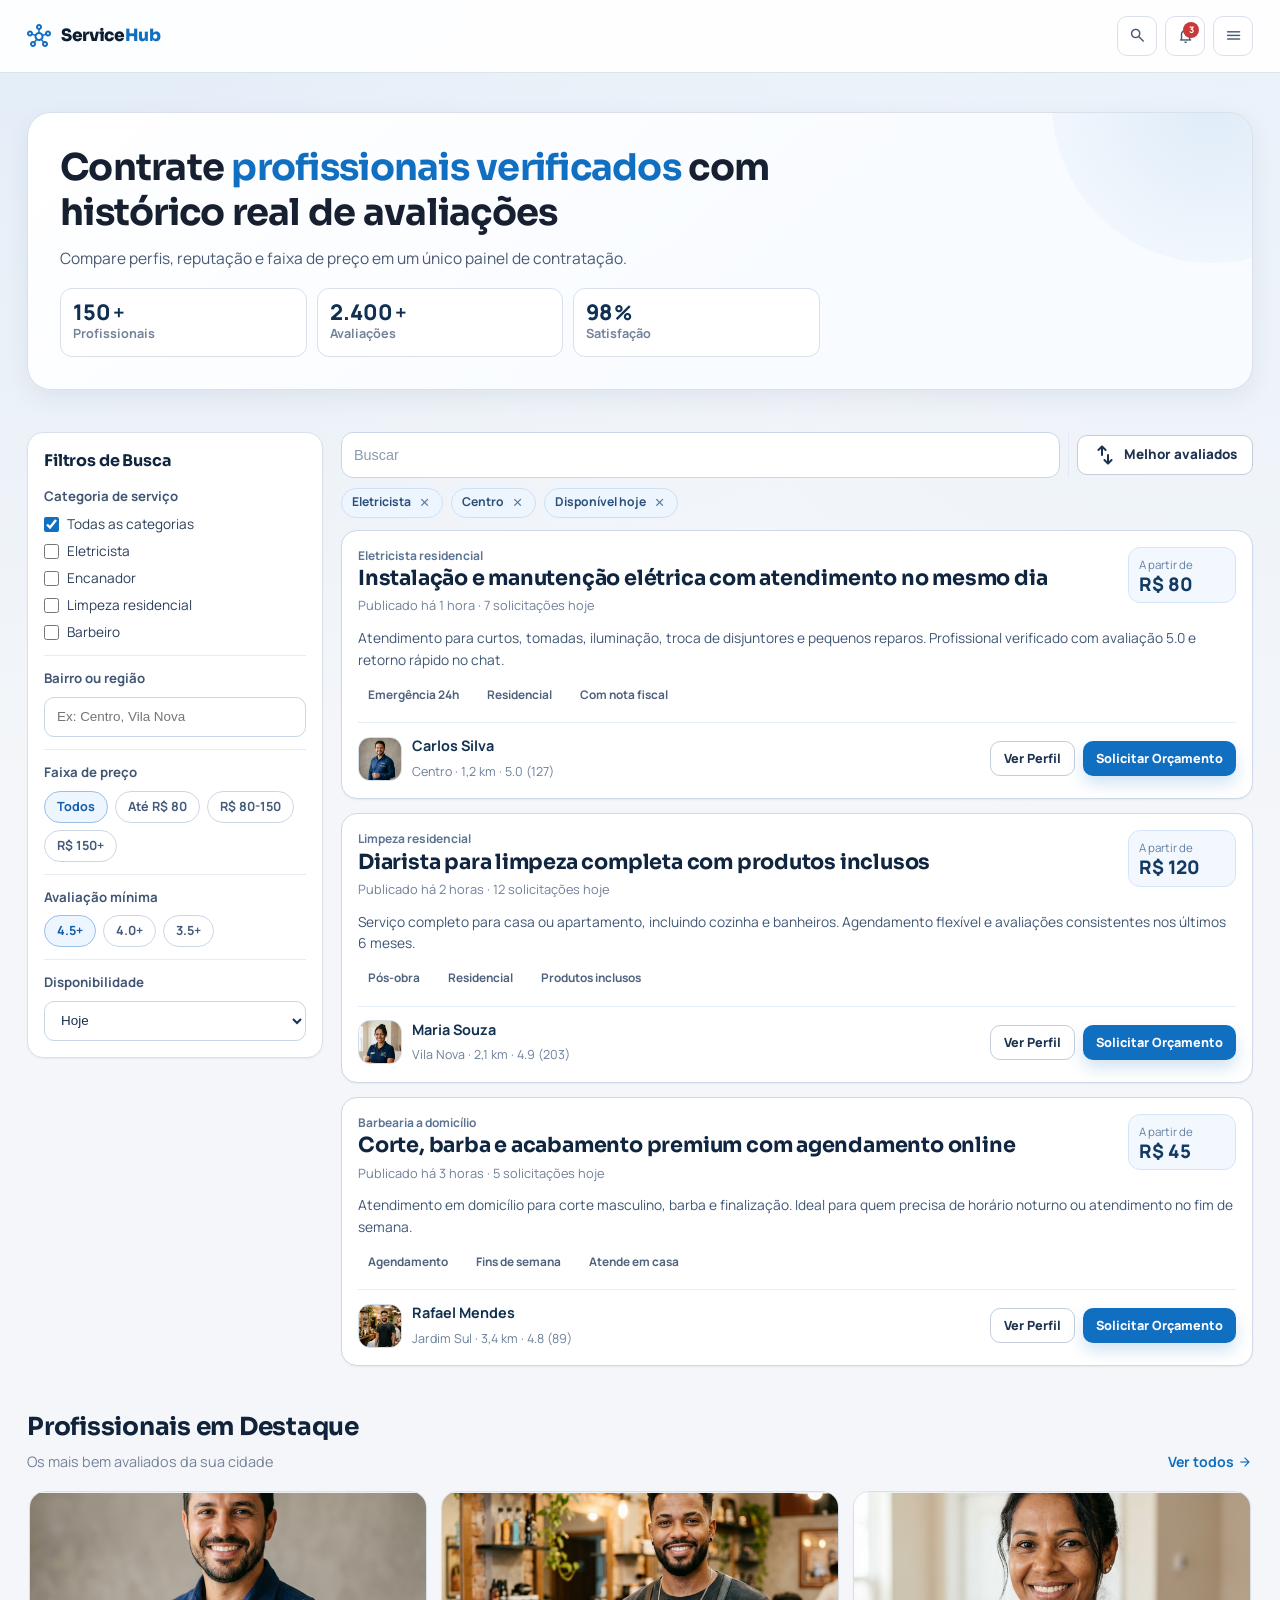
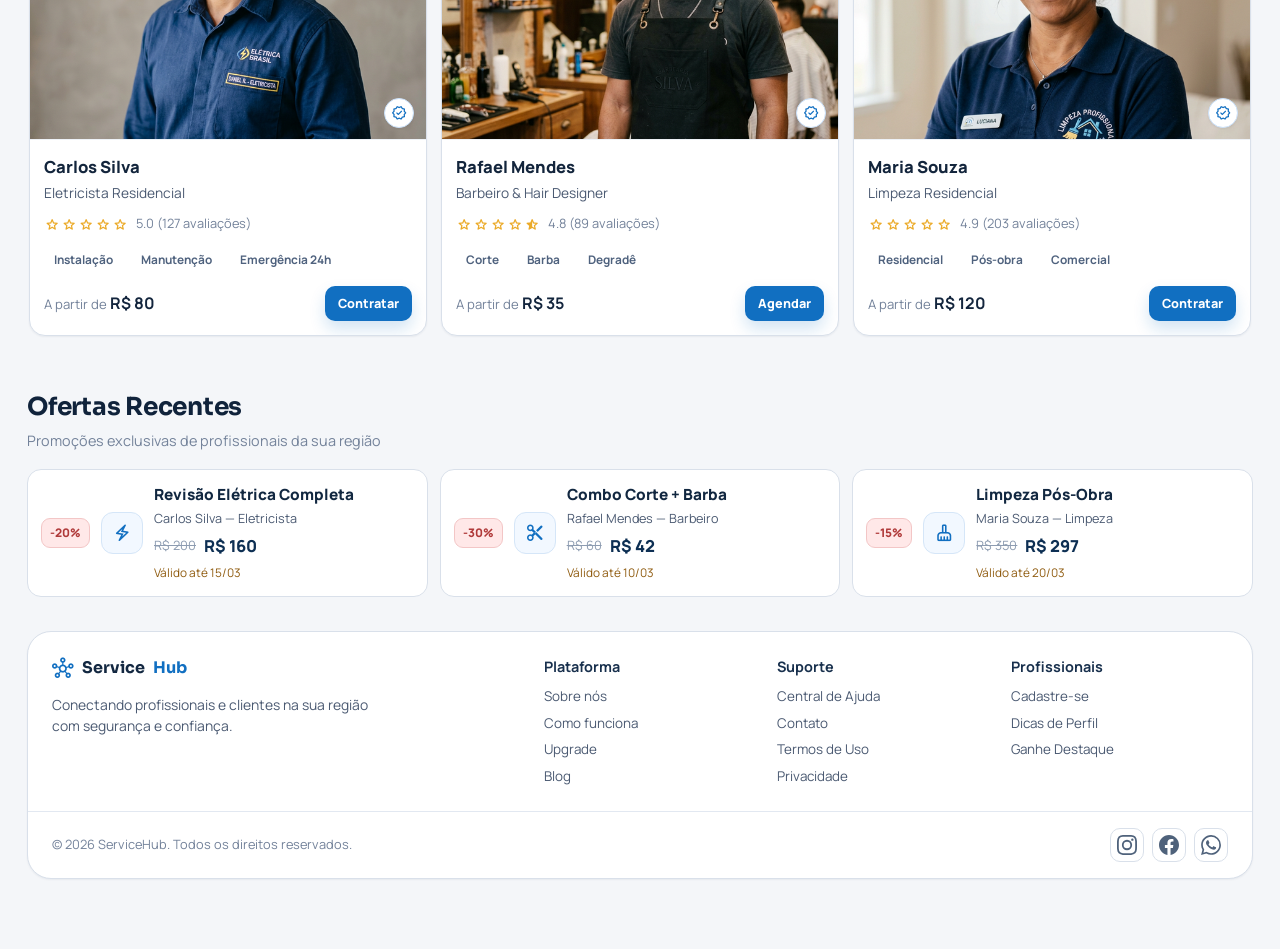
<file: index.html>
<!DOCTYPE html>
<html lang="pt-BR">

<head>
    <meta charset="UTF-8">
    <meta name="viewport" content="width=device-width, initial-scale=1.0">
    <title>ServiceHub — Encontre os Melhores Profissionais da Sua Região</title>
    <meta name="description"
        content="Plataforma hiperlocal para encontrar prestadores de serviço confiáveis, avaliados e acessíveis na sua cidade.">
    <link rel="preconnect" href="https://fonts.googleapis.com">
    <link rel="preconnect" href="https://fonts.gstatic.com" crossorigin>
    <link
        href="https://fonts.googleapis.com/css2?family=Manrope:wght@400;500;600;700;800&family=Sora:wght@600;700;800&display=swap"
        rel="stylesheet">
    <link
        href="https://fonts.googleapis.com/css2?family=Material+Symbols+Rounded:opsz,wght,FILL,GRAD@20..48,100..700,0..1,-50..200&display=swap"
        rel="stylesheet">
    <link rel="stylesheet" href="styles.css">
</head>

<body>

    <!-- Cabecalho -->
    <header class="header" id="header">
        <div class="header__inner">
            <a href="index.html" class="header__logo">
                <span class="header__logo-icon material-symbols-rounded">hub</span>
                <span class="header__logo-text">Service<span class="accent">Hub</span></span>
            </a>
            <div class="header__actions">
                <button class="header__btn header__btn--search" id="btn-search" aria-label="Buscar">
                    <span class="material-symbols-rounded">search</span>
                </button>
                <button class="header__btn header__btn--notif" id="btn-notif" aria-label="Notificações"
                    aria-expanded="false" aria-controls="notifications-popover">
                    <span class="material-symbols-rounded">notifications</span>
                    <span class="header__badge">3</span>
                </button>
                <div class="notifications-popover" id="notifications-popover" hidden>
                    <div class="notifications-popover__head">
                        <strong>Notificações</strong>
                        <a href="chat.html">Ver todos</a>
                    </div>
                    <div class="notifications-popover__empty">Sem notificações</div>
                </div>
                <button class="header__btn header__btn--menu" id="btn-menu" aria-label="Abrir menu da conta"
                    aria-expanded="false" aria-controls="account-menu">
                    <span class="material-symbols-rounded">menu</span>
                </button>
                <div class="account-menu" id="account-menu" hidden>
                    <div class="account-menu__head">
                        <strong>Carlos Silva</strong>
                        <span>Conta profissional</span>
                    </div>

                    <div class="account-menu__section">
                        <h3>Minha conta</h3>
                        <div class="account-menu__grid">
                            <a href="profile.html">Meu painel</a>
                            <a href="profile.html">Meu perfil</a>
                            <a href="upgrade.html">Plano e faturamento</a>
                            <a href="chat.html">Mensagens</a>
                        </div>
                    </div>

                    <div class="account-menu__section">
                        <h3>Operação</h3>
                        <div class="account-menu__grid">
                            <a href="agendamentos.html">Agendamentos</a>
                            <a href="#marketplace">Encontrar serviços</a>
                            <a href="trabalho/titulo_do_negocio/index.html">Minha oferta ativa</a>
                            <a href="#offers">Ofertas da semana</a>
                        </div>
                    </div>

                    <div class="account-menu__section">
                        <h3>Ajuda</h3>
                        <div class="account-menu__grid">
                            <a href="chat.html">Central de ajuda</a>
                            <a href="index.html#marketplace">Como funciona</a>
                            <a href="index.html#offers">Novidades</a>
                            <a href="chat.html">Suporte</a>
                        </div>
                    </div>

                    <div class="account-menu__foot">
                        <div class="lang-switch">
                            <span>Idioma</span>
                            <div>
                                <button type="button" class="lang-switch__btn">pt</button>
                                <button type="button" class="lang-switch__btn">en</button>
                                <button type="button" class="lang-switch__btn">es</button>
                            </div>
                        </div>
                        <a href="login.html" class="account-menu__logout">Sair</a>
                    </div>
                </div>
            </div>
        </div>
        <!-- Busca do cabecalho -->
        <div class="search-bar" id="search-bar">
            <div class="search-bar__inner">
                <span class="material-symbols-rounded search-bar__icon">search</span>
                <input type="text" id="search-input" class="search-bar__input"
                    placeholder="Buscar serviço, profissional ou categoria...">
                <button class="search-bar__close" id="search-close">
                    <span class="material-symbols-rounded">close</span>
                </button>
            </div>
        </div>
    </header>

    <!-- Bloco principal -->
    <section class="hero" id="hero">
        <div class="hero__bg"></div>
        <div class="hero__content">
            <h1 class="hero__title">Contrate <span class="hero__highlight">profissionais verificados</span> com
                histórico real de avaliações</h1>
            <p class="hero__subtitle">Compare perfis, reputação e faixa de preço em um único painel de contratação.</p>
            <div class="hero__stats">
                <div class="hero__stat">
                    <div class="hero__stat-value">
                        <span class="hero__stat-number" data-target="150">0</span>
                        <span class="hero__stat-suffix">+</span>
                    </div>
                    <span class="hero__stat-label">Profissionais</span>
                </div>
                <div class="hero__stat-divider"></div>
                <div class="hero__stat">
                    <div class="hero__stat-value">
                        <span class="hero__stat-number" data-target="2400">0</span>
                        <span class="hero__stat-suffix">+</span>
                    </div>
                    <span class="hero__stat-label">Avaliações</span>
                </div>
                <div class="hero__stat-divider"></div>
                <div class="hero__stat">
                    <div class="hero__stat-value">
                        <span class="hero__stat-number" data-target="98">0</span>
                        <span class="hero__stat-suffix">%</span>
                    </div>
                    <span class="hero__stat-label">Satisfação</span>
                </div>
            </div>
        </div>
    </section>

    <!-- Marketplace -->
    <section class="section marketplace" id="marketplace">
        <div class="marketplace__layout">
            <aside class="marketplace__filters" aria-label="Filtros de busca">
                <div class="filter-panel">
                    <h2 class="filter-panel__title">Filtros de Busca</h2>

                    <div class="filter-group">
                        <h3 class="filter-group__title">Categoria de serviço</h3>
                        <label class="filter-check">
                            <input type="checkbox" checked>
                            <span>Todas as categorias</span>
                        </label>
                        <label class="filter-check">
                            <input type="checkbox">
                            <span>Eletricista</span>
                        </label>
                        <label class="filter-check">
                            <input type="checkbox">
                            <span>Encanador</span>
                        </label>
                        <label class="filter-check">
                            <input type="checkbox">
                            <span>Limpeza residencial</span>
                        </label>
                        <label class="filter-check">
                            <input type="checkbox">
                            <span>Barbeiro</span>
                        </label>
                    </div>

                    <div class="filter-group">
                        <h3 class="filter-group__title">Bairro ou região</h3>
                        <input type="text" class="filter-input" placeholder="Ex: Centro, Vila Nova">
                    </div>

                    <div class="filter-group">
                        <h3 class="filter-group__title">Faixa de preço</h3>
                        <div class="filter-pills">
                            <button class="filter-pill filter-pill--active" type="button">Todos</button>
                            <button class="filter-pill" type="button">Até R$ 80</button>
                            <button class="filter-pill" type="button">R$ 80-150</button>
                            <button class="filter-pill" type="button">R$ 150+</button>
                        </div>
                    </div>

                    <div class="filter-group">
                        <h3 class="filter-group__title">Avaliação mínima</h3>
                        <div class="filter-pills">
                            <button class="filter-pill filter-pill--active" type="button">4.5+</button>
                            <button class="filter-pill" type="button">4.0+</button>
                            <button class="filter-pill" type="button">3.5+</button>
                        </div>
                    </div>

                    <div class="filter-group">
                        <h3 class="filter-group__title">Disponibilidade</h3>
                        <select class="filter-select">
                            <option>Hoje</option>
                            <option>Próximos 3 dias</option>
                            <option>Esta semana</option>
                        </select>
                    </div>
                </div>
            </aside>

            <div class="marketplace__results">
                <div class="results-toolbar">
                    <label class="results-search">
                        <input type="text" placeholder="Buscar">
                    </label>
                    <div class="results-toolbar__actions">
                        <button class="toolbar-icon-btn" type="button" aria-label="Abrir filtros" data-filter-toggle
                            aria-expanded="false">
                            <span class="material-symbols-rounded">tune</span>
                        </button>
                        <button class="toolbar-icon-btn" type="button" aria-label="Pesquisar" data-focus-search>
                            <span class="material-symbols-rounded">search</span>
                        </button>
                        <button class="btn btn--outline results-toolbar__sort" type="button">
                            <span class="material-symbols-rounded">swap_vert</span>
                            Melhor avaliados
                        </button>
                    </div>
                </div>

                <div class="results-chips">
                    <span class="results-chip">Eletricista <button type="button" aria-label="Remover filtro"><span
                                class="material-symbols-rounded">close</span></button></span>
                    <span class="results-chip">Centro <button type="button" aria-label="Remover filtro"><span
                                class="material-symbols-rounded">close</span></button></span>
                    <span class="results-chip">Disponível hoje <button type="button" aria-label="Remover filtro"><span
                                class="material-symbols-rounded">close</span></button></span>
                </div>

                <div class="results-list">
                    <article class="service-result">
                        <div class="service-result__head">
                            <div>
                                <p class="service-result__category">Eletricista residencial</p>
                                <h3 class="service-result__title"><a href="trabalho/titulo_do_negocio/index.html"
                                        class="service-result__title-link">Instalação
                                        e manutenção elétrica com atendimento no mesmo dia</a></h3>
                                <p class="service-result__meta">Publicado há 1 hora · 7 solicitações hoje</p>
                            </div>
                            <div class="service-result__price-wrap">
                                <span class="service-result__price-label">A partir de</span>
                                <strong class="service-result__price">R$ 80</strong>
                            </div>
                        </div>

                        <p class="service-result__desc">
                            Atendimento para curtos, tomadas, iluminação, troca de disjuntores e pequenos reparos.
                            Profissional verificado com avaliação 5.0 e retorno rápido no chat.
                        </p>

                        <div class="service-result__tags">
                            <span class="tag">Emergência 24h</span>
                            <span class="tag">Residencial</span>
                            <span class="tag">Com nota fiscal</span>
                        </div>

                        <div class="service-result__footer">
                            <div class="service-result__provider">
                                <img src="assets/provider_electrician.png" alt="Carlos Silva" class="service-result__avatar">
                                <div>
                                    <strong>Carlos Silva</strong>
                                    <span>Centro · 1,2 km · 5.0 (127)</span>
                                </div>
                            </div>
                            <div class="service-result__actions">
                                <a href="profile.html" class="btn btn--outline btn--sm">Ver Perfil</a>
                                <a href="solicitar-orcamento.html" class="btn btn--primary btn--sm">Solicitar
                                    Orçamento</a>
                            </div>
                        </div>
                    </article>

                    <article class="service-result">
                        <div class="service-result__head">
                            <div>
                                <p class="service-result__category">Limpeza residencial</p>
                                <h3 class="service-result__title"><a href="trabalho/titulo_do_negocio/index.html"
                                        class="service-result__title-link">Diarista
                                        para limpeza completa com produtos inclusos</a></h3>
                                <p class="service-result__meta">Publicado há 2 horas · 12 solicitações hoje</p>
                            </div>
                            <div class="service-result__price-wrap">
                                <span class="service-result__price-label">A partir de</span>
                                <strong class="service-result__price">R$ 120</strong>
                            </div>
                        </div>

                        <p class="service-result__desc">
                            Serviço completo para casa ou apartamento, incluindo cozinha e banheiros.
                            Agendamento flexível e avaliações consistentes nos últimos 6 meses.
                        </p>

                        <div class="service-result__tags">
                            <span class="tag">Pós-obra</span>
                            <span class="tag">Residencial</span>
                            <span class="tag">Produtos inclusos</span>
                        </div>

                        <div class="service-result__footer">
                            <div class="service-result__provider">
                                <img src="assets/provider_cleaner.png" alt="Maria Souza" class="service-result__avatar">
                                <div>
                                    <strong>Maria Souza</strong>
                                    <span>Vila Nova · 2,1 km · 4.9 (203)</span>
                                </div>
                            </div>
                            <div class="service-result__actions">
                                <a href="profile.html" class="btn btn--outline btn--sm">Ver Perfil</a>
                                <a href="solicitar-orcamento.html" class="btn btn--primary btn--sm">Solicitar
                                    Orçamento</a>
                            </div>
                        </div>
                    </article>

                    <article class="service-result">
                        <div class="service-result__head">
                            <div>
                                <p class="service-result__category">Barbearia a domicílio</p>
                                <h3 class="service-result__title"><a href="trabalho/titulo_do_negocio/index.html"
                                        class="service-result__title-link">Corte,
                                        barba e acabamento premium com agendamento online</a></h3>
                                <p class="service-result__meta">Publicado há 3 horas · 5 solicitações hoje</p>
                            </div>
                            <div class="service-result__price-wrap">
                                <span class="service-result__price-label">A partir de</span>
                                <strong class="service-result__price">R$ 45</strong>
                            </div>
                        </div>

                        <p class="service-result__desc">
                            Atendimento em domicílio para corte masculino, barba e finalização.
                            Ideal para quem precisa de horário noturno ou atendimento no fim de semana.
                        </p>

                        <div class="service-result__tags">
                            <span class="tag">Agendamento</span>
                            <span class="tag">Fins de semana</span>
                            <span class="tag">Atende em casa</span>
                        </div>

                        <div class="service-result__footer">
                            <div class="service-result__provider">
                                <img src="assets/provider_barber.png" alt="Rafael Mendes" class="service-result__avatar">
                                <div>
                                    <strong>Rafael Mendes</strong>
                                    <span>Jardim Sul · 3,4 km · 4.8 (89)</span>
                                </div>
                            </div>
                            <div class="service-result__actions">
                                <a href="profile.html" class="btn btn--outline btn--sm">Ver Perfil</a>
                                <a href="solicitar-orcamento.html" class="btn btn--primary btn--sm">Solicitar
                                    Orçamento</a>
                            </div>
                        </div>
                    </article>
                </div>
            </div>
        </div>
    </section>

    <!-- Profissionais em destaque -->
    <section class="section featured" id="featured">
        <div class="section__header">
            <div>
                <h2 class="section__title">Profissionais em Destaque</h2>
                <p class="section__subtitle">Os mais bem avaliados da sua cidade</p>
            </div>
            <a href="index.html#marketplace" class="section__link">Ver todos <span
                    class="material-symbols-rounded">arrow_forward</span></a>
        </div>
        <div class="featured__carousel" id="featured-carousel">
            <div class="provider-card provider-card--featured">
                <div class="provider-card__img-wrap">
                    <img src="assets/provider_electrician.png" alt="Carlos Silva" class="provider-card__img">
                    <span class="provider-card__verified" title="Verificado">
                        <span class="material-symbols-rounded">verified</span>
                    </span>
                </div>
                <div class="provider-card__info">
                    <h3 class="provider-card__name">Carlos Silva</h3>
                    <p class="provider-card__role">Eletricista Residencial</p>
                    <div class="provider-card__rating">
                        <div class="stars">
                            <span class="material-symbols-rounded star--filled">star</span>
                            <span class="material-symbols-rounded star--filled">star</span>
                            <span class="material-symbols-rounded star--filled">star</span>
                            <span class="material-symbols-rounded star--filled">star</span>
                            <span class="material-symbols-rounded star--filled">star</span>
                        </div>
                        <span class="provider-card__rating-text">5.0 (127 avaliações)</span>
                    </div>
                    <div class="provider-card__tags">
                        <span class="tag">Instalação</span>
                        <span class="tag">Manutenção</span>
                        <span class="tag">Emergência 24h</span>
                    </div>
                    <div class="provider-card__footer">
                        <span class="provider-card__price">A partir de <strong>R$ 80</strong></span>
                        <a href="solicitar-orcamento.html" class="btn btn--primary btn--sm">Contratar</a>
                    </div>
                </div>
            </div>
            <div class="provider-card provider-card--featured">
                <div class="provider-card__img-wrap">
                    <img src="assets/provider_barber.png" alt="Rafael Mendes" class="provider-card__img">
                    <span class="provider-card__verified" title="Verificado">
                        <span class="material-symbols-rounded">verified</span>
                    </span>
                </div>
                <div class="provider-card__info">
                    <h3 class="provider-card__name">Rafael Mendes</h3>
                    <p class="provider-card__role">Barbeiro & Hair Designer</p>
                    <div class="provider-card__rating">
                        <div class="stars">
                            <span class="material-symbols-rounded star--filled">star</span>
                            <span class="material-symbols-rounded star--filled">star</span>
                            <span class="material-symbols-rounded star--filled">star</span>
                            <span class="material-symbols-rounded star--filled">star</span>
                            <span class="material-symbols-rounded star--half">star_half</span>
                        </div>
                        <span class="provider-card__rating-text">4.8 (89 avaliações)</span>
                    </div>
                    <div class="provider-card__tags">
                        <span class="tag">Corte</span>
                        <span class="tag">Barba</span>
                        <span class="tag">Degradê</span>
                    </div>
                    <div class="provider-card__footer">
                        <span class="provider-card__price">A partir de <strong>R$ 35</strong></span>
                        <a href="solicitar-orcamento.html" class="btn btn--primary btn--sm">Agendar</a>
                    </div>
                </div>
            </div>
            <div class="provider-card provider-card--featured">
                <div class="provider-card__img-wrap">
                    <img src="assets/provider_cleaner.png" alt="Maria Souza" class="provider-card__img">
                    <span class="provider-card__verified" title="Verificado">
                        <span class="material-symbols-rounded">verified</span>
                    </span>
                </div>
                <div class="provider-card__info">
                    <h3 class="provider-card__name">Maria Souza</h3>
                    <p class="provider-card__role">Limpeza Residencial</p>
                    <div class="provider-card__rating">
                        <div class="stars">
                            <span class="material-symbols-rounded star--filled">star</span>
                            <span class="material-symbols-rounded star--filled">star</span>
                            <span class="material-symbols-rounded star--filled">star</span>
                            <span class="material-symbols-rounded star--filled">star</span>
                            <span class="material-symbols-rounded star--filled">star</span>
                        </div>
                        <span class="provider-card__rating-text">4.9 (203 avaliações)</span>
                    </div>
                    <div class="provider-card__tags">
                        <span class="tag">Residencial</span>
                        <span class="tag">Pós-obra</span>
                        <span class="tag">Comercial</span>
                    </div>
                    <div class="provider-card__footer">
                        <span class="provider-card__price">A partir de <strong>R$ 120</strong></span>
                        <a href="solicitar-orcamento.html" class="btn btn--primary btn--sm">Contratar</a>
                    </div>
                </div>
            </div>
        </div>
        <div class="carousel-dots" id="featured-dots"></div>
    </section>

    <!-- Ofertas -->
    <section class="section offers" id="offers">
        <div class="section__header">
            <div>
                <h2 class="section__title">Ofertas Recentes</h2>
                <p class="section__subtitle">Promoções exclusivas de profissionais da sua região</p>
            </div>
        </div>
        <div class="offers__grid">
            <div class="offer-card">
                <div class="offer-card__discount">-20%</div>
                <div class="offer-card__icon">
                    <span class="material-symbols-rounded">electric_bolt</span>
                </div>
                <div class="offer-card__info">
                    <h4 class="offer-card__title">Revisão Elétrica Completa</h4>
                    <p class="offer-card__provider">Carlos Silva — Eletricista</p>
                    <div class="offer-card__price-row">
                        <span class="offer-card__price-old">R$ 200</span>
                        <span class="offer-card__price-new">R$ 160</span>
                    </div>
                    <span class="offer-card__validity">Válido até 15/03</span>
                </div>
            </div>
            <div class="offer-card">
                <div class="offer-card__discount">-30%</div>
                <div class="offer-card__icon">
                    <span class="material-symbols-rounded">content_cut</span>
                </div>
                <div class="offer-card__info">
                    <h4 class="offer-card__title">Combo Corte + Barba</h4>
                    <p class="offer-card__provider">Rafael Mendes — Barbeiro</p>
                    <div class="offer-card__price-row">
                        <span class="offer-card__price-old">R$ 60</span>
                        <span class="offer-card__price-new">R$ 42</span>
                    </div>
                    <span class="offer-card__validity">Válido até 10/03</span>
                </div>
            </div>
            <div class="offer-card">
                <div class="offer-card__discount">-15%</div>
                <div class="offer-card__icon">
                    <span class="material-symbols-rounded">cleaning_services</span>
                </div>
                <div class="offer-card__info">
                    <h4 class="offer-card__title">Limpeza Pós-Obra</h4>
                    <p class="offer-card__provider">Maria Souza — Limpeza</p>
                    <div class="offer-card__price-row">
                        <span class="offer-card__price-old">R$ 350</span>
                        <span class="offer-card__price-new">R$ 297</span>
                    </div>
                    <span class="offer-card__validity">Válido até 20/03</span>
                </div>
            </div>
        </div>
    </section>

    <!-- Rodape -->
    <footer class="footer" id="footer">
        <div class="footer__top">
            <div class="footer__brand">
                <a href="index.html" class="footer__logo">
                    <span class="material-symbols-rounded">hub</span>
                    Service<span class="accent">Hub</span>
                </a>
                <p class="footer__desc">Conectando profissionais e clientes na sua região com segurança e confiança.</p>
            </div>
            <div class="footer__links">
                <div class="footer__col">
                    <h4>Plataforma</h4>
                    <a href="index.html#hero">Sobre nós</a>
                    <a href="index.html#marketplace">Como funciona</a>
                    <a href="upgrade.html">Upgrade</a>
                    <a href="index.html#offers">Blog</a>
                </div>
                <div class="footer__col">
                    <h4>Suporte</h4>
                    <a href="chat.html">Central de Ajuda</a>
                    <a href="chat.html">Contato</a>
                    <a href="login.html">Termos de Uso</a>
                    <a href="login.html">Privacidade</a>
                </div>
                <div class="footer__col">
                    <h4>Profissionais</h4>
                    <a href="login.html">Cadastre-se</a>
                    <a href="profile.html">Dicas de Perfil</a>
                    <a href="upgrade.html">Ganhe Destaque</a>
                </div>
            </div>
        </div>
        <div class="footer__bottom">
            <p>&copy; 2026 ServiceHub. Todos os direitos reservados.</p>
            <div class="footer__social">
                <a href="https://instagram.com" target="_blank" rel="noopener noreferrer" aria-label="Instagram">
                    <svg width="20" height="20" viewBox="0 0 24 24" fill="currentColor">
                        <path
                            d="M12 2.163c3.204 0 3.584.012 4.85.07 3.252.148 4.771 1.691 4.919 4.919.058 1.265.069 1.645.069 4.849 0 3.205-.012 3.584-.069 4.849-.149 3.225-1.664 4.771-4.919 4.919-1.266.058-1.644.07-4.85.07-3.204 0-3.584-.012-4.849-.07-3.26-.149-4.771-1.699-4.919-4.92-.058-1.265-.07-1.644-.07-4.849 0-3.204.013-3.583.07-4.849.149-3.227 1.664-4.771 4.919-4.919 1.266-.057 1.645-.069 4.849-.069zM12 0C8.741 0 8.333.014 7.053.072 2.695.272.273 2.69.073 7.052.014 8.333 0 8.741 0 12c0 3.259.014 3.668.072 4.948.2 4.358 2.618 6.78 6.98 6.98C8.333 23.986 8.741 24 12 24c3.259 0 3.668-.014 4.948-.072 4.354-.2 6.782-2.618 6.979-6.98.059-1.28.073-1.689.073-4.948 0-3.259-.014-3.667-.072-4.947-.196-4.354-2.617-6.78-6.979-6.98C15.668.014 15.259 0 12 0zm0 5.838a6.162 6.162 0 100 12.324 6.162 6.162 0 000-12.324zM12 16a4 4 0 110-8 4 4 0 010 8zm6.406-11.845a1.44 1.44 0 100 2.881 1.44 1.44 0 000-2.881z" />
                    </svg>
                </a>
                <a href="https://facebook.com" target="_blank" rel="noopener noreferrer" aria-label="Facebook">
                    <svg width="20" height="20" viewBox="0 0 24 24" fill="currentColor">
                        <path
                            d="M24 12.073c0-6.627-5.373-12-12-12s-12 5.373-12 12c0 5.99 4.388 10.954 10.125 11.854v-8.385H7.078v-3.47h3.047V9.43c0-3.007 1.792-4.669 4.533-4.669 1.312 0 2.686.235 2.686.235v2.953H15.83c-1.491 0-1.956.925-1.956 1.874v2.25h3.328l-.532 3.47h-2.796v8.385C19.612 23.027 24 18.062 24 12.073z" />
                    </svg>
                </a>
                <a href="https://whatsapp.com" target="_blank" rel="noopener noreferrer" aria-label="WhatsApp">
                    <svg width="20" height="20" viewBox="0 0 24 24" fill="currentColor">
                        <path
                            d="M17.472 14.382c-.297-.149-1.758-.867-2.03-.967-.273-.099-.471-.148-.67.15-.197.297-.767.966-.94 1.164-.173.199-.347.223-.644.075-.297-.15-1.255-.463-2.39-1.475-.883-.788-1.48-1.761-1.653-2.059-.173-.297-.018-.458.13-.606.134-.133.298-.347.446-.52.149-.174.198-.298.298-.497.099-.198.05-.371-.025-.52-.075-.149-.669-1.612-.916-2.207-.242-.579-.487-.5-.669-.51-.173-.008-.371-.01-.57-.01-.198 0-.52.074-.792.372-.272.297-1.04 1.016-1.04 2.479 0 1.462 1.065 2.875 1.213 3.074.149.198 2.096 3.2 5.077 4.487.709.306 1.262.489 1.694.625.712.227 1.36.195 1.871.118.571-.085 1.758-.719 2.006-1.413.248-.694.248-1.289.173-1.413-.074-.124-.272-.198-.57-.347m-5.421 7.403h-.004a9.87 9.87 0 01-5.031-1.378l-.361-.214-3.741.982.998-3.648-.235-.374a9.86 9.86 0 01-1.51-5.26c.001-5.45 4.436-9.884 9.888-9.884 2.64 0 5.122 1.03 6.988 2.898a9.825 9.825 0 012.893 6.994c-.003 5.45-4.437 9.884-9.885 9.884m8.413-18.297A11.815 11.815 0 0012.05 0C5.495 0 .16 5.335.157 11.892c0 2.096.547 4.142 1.588 5.945L.057 24l6.305-1.654a11.882 11.882 0 005.683 1.448h.005c6.554 0 11.89-5.335 11.893-11.893a11.821 11.821 0 00-3.48-8.413z" />
                    </svg>
                </a>
            </div>
        </div>
    </footer>

    <!-- Navegacao mobile -->
    <nav class="bottom-nav" id="bottom-nav">
        <a href="#hero" class="bottom-nav__item bottom-nav__item--active">
            <span class="material-symbols-rounded">home</span>
            <span>Início</span>
        </a>
        <a href="#featured" class="bottom-nav__item">
            <span class="material-symbols-rounded">category</span>
            <span>Destaques</span>
        </a>
        <a href="#marketplace" class="bottom-nav__item bottom-nav__item--center">
            <span class="material-symbols-rounded">explore</span>
            <span>Buscar</span>
        </a>
        <a href="#offers" class="bottom-nav__item">
            <span class="material-symbols-rounded">local_offer</span>
            <span>Ofertas</span>
        </a>
        <a href="profile.html" class="bottom-nav__item">
            <span class="material-symbols-rounded">person</span>
            <span>Perfil</span>
        </a>
    </nav>

    <script src="app.js"></script>
</body>

</html>
</file>
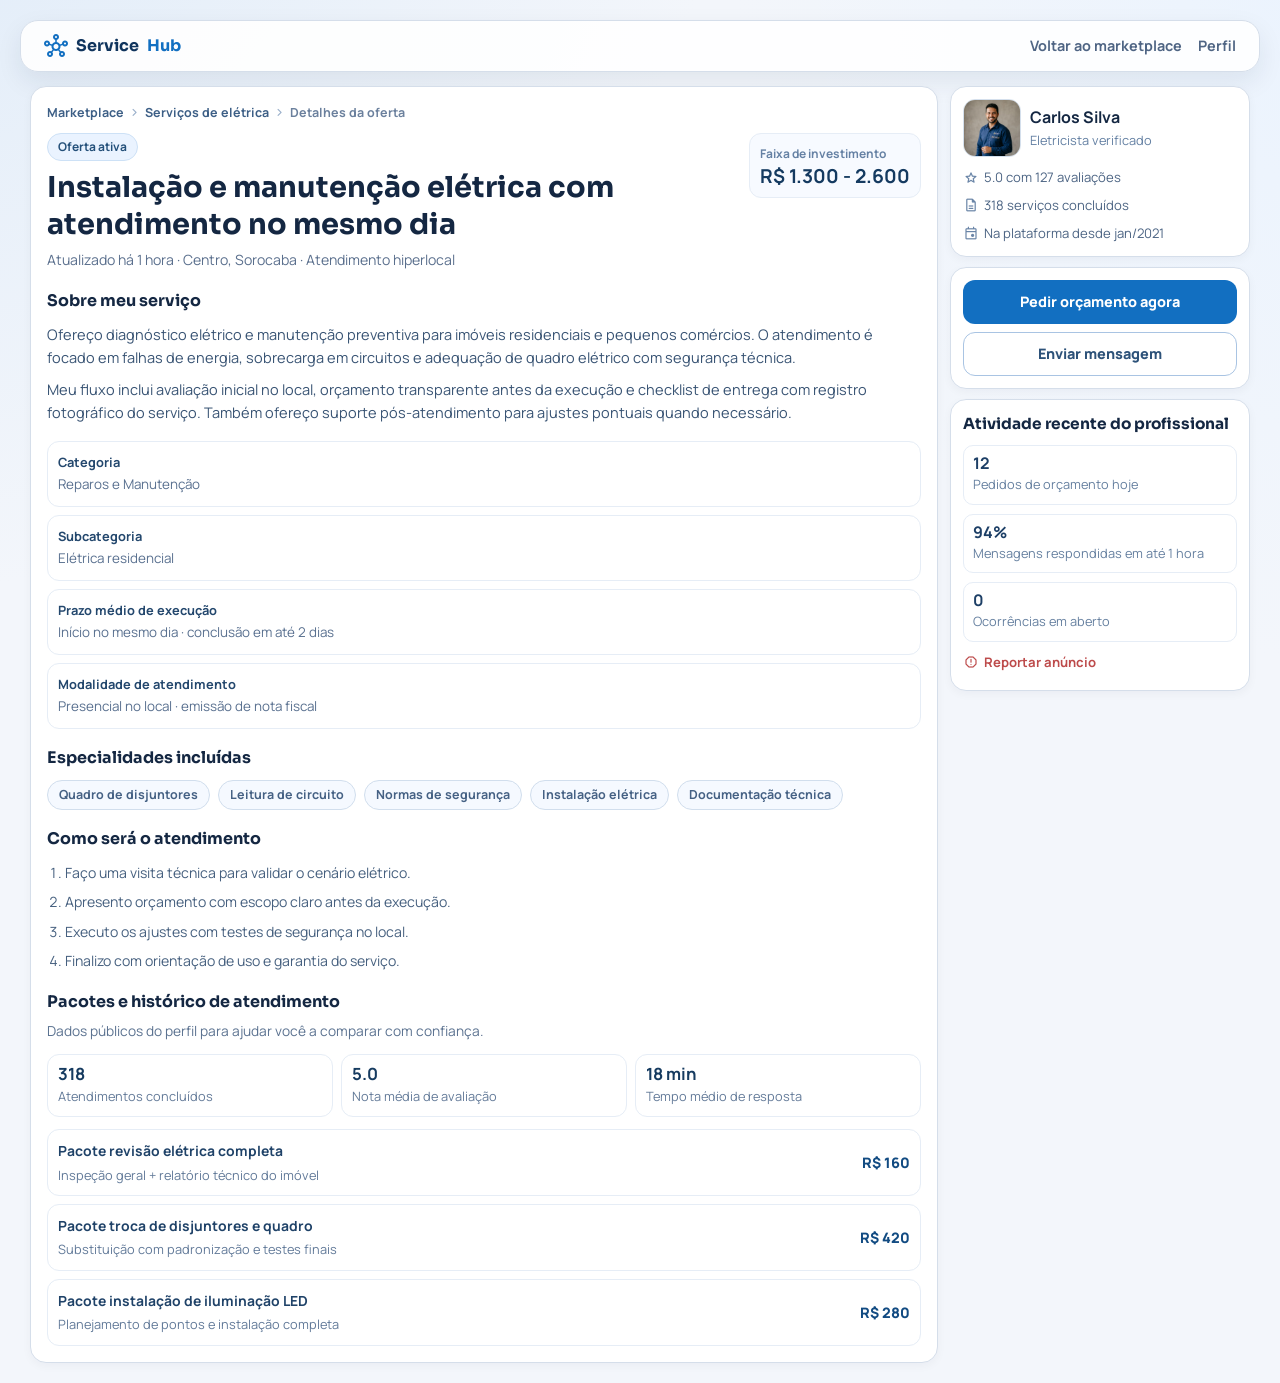
<file: trabalho/titulo_do_negocio/index.html>
<!DOCTYPE html>
<html lang="pt-BR">

<head>
    <meta charset="UTF-8">
    <meta name="viewport" content="width=device-width, initial-scale=1.0">
    <title>ServiceHub - Detalhes do Serviço</title>
    <meta name="description"
        content="Página de detalhes de serviço no ServiceHub com descrição da oferta, faixa de preço, especialidades e dados públicos do profissional.">
    <link rel="preconnect" href="https://fonts.googleapis.com">
    <link rel="preconnect" href="https://fonts.gstatic.com" crossorigin>
    <link
        href="https://fonts.googleapis.com/css2?family=Manrope:wght@400;500;600;700;800&family=Sora:wght@600;700;800&display=swap"
        rel="stylesheet">
    <link
        href="https://fonts.googleapis.com/css2?family=Material+Symbols+Rounded:opsz,wght,FILL,GRAD@20..48,100..700,0..1,-50..200&display=swap"
        rel="stylesheet">
    <link rel="stylesheet" href="../../trabalho/trabalho.css">
</head>

<body>
    <header class="job-header">
        <div class="job-header__inner">
            <a href="../../index.html" class="brand">
                <span class="material-symbols-rounded">hub</span>
                Service<span>Hub</span>
            </a>
            <nav class="job-header__nav">
                <a href="../../index.html">Voltar ao marketplace</a>
                <a href="../../profile.html">Perfil</a>
            </nav>
        </div>
    </header>

    <main class="job-app">
        <div class="job-breadcrumb job-breadcrumb--mobile">
            <a href="../../index.html">Marketplace</a>
            <span class="material-symbols-rounded">chevron_right</span>
            <a href="../../index.html#marketplace">Serviços de elétrica</a>
            <span class="material-symbols-rounded">chevron_right</span>
            <span>Detalhes da oferta</span>
        </div>

        <section class="job-main card">
            <div class="job-breadcrumb">
                <a href="../../index.html">Marketplace</a>
                <span class="material-symbols-rounded">chevron_right</span>
                <a href="../../index.html#marketplace">Serviços de elétrica</a>
                <span class="material-symbols-rounded">chevron_right</span>
                <span>Detalhes da oferta</span>
            </div>

            <div class="job-main__head">
                <div>
                    <span class="job-chip">Oferta ativa</span>
                    <h1>Instalação e manutenção elétrica com atendimento no mesmo dia</h1>
                    <p>Atualizado há 1 hora · Centro, Sorocaba · Atendimento hiperlocal</p>
                </div>
                <div class="job-budget">
                    <small>Faixa de investimento</small>
                    <strong>R$ 1.300 - 2.600</strong>
                </div>
            </div>

            <article class="job-content">
                <h2>Sobre meu serviço</h2>
                <p>
                    Ofereço diagnóstico elétrico e manutenção preventiva para imóveis residenciais e pequenos comércios.
                    O atendimento é focado em falhas de energia, sobrecarga em circuitos e adequação de quadro elétrico
                    com segurança técnica.
                </p>
                <p>
                    Meu fluxo inclui avaliação inicial no local, orçamento transparente antes da execução e checklist de
                    entrega com registro fotográfico do serviço. Também ofereço suporte pós-atendimento para ajustes
                    pontuais quando necessário.
                </p>
            </article>

            <section class="job-info">
                <div>
                    <strong>Categoria</strong>
                    <span>Reparos e Manutenção</span>
                </div>
                <div>
                    <strong>Subcategoria</strong>
                    <span>Elétrica residencial</span>
                </div>
                <div>
                    <strong>Prazo médio de execução</strong>
                    <span>Início no mesmo dia · conclusão em até 2 dias</span>
                </div>
                <div>
                    <strong>Modalidade de atendimento</strong>
                    <span>Presencial no local · emissão de nota fiscal</span>
                </div>
            </section>

            <section class="job-skills">
                <h2>Especialidades incluídas</h2>
                <div class="tags">
                    <span class="tag">Quadro de disjuntores</span>
                    <span class="tag">Leitura de circuito</span>
                    <span class="tag">Normas de segurança</span>
                    <span class="tag">Instalação elétrica</span>
                    <span class="tag">Documentação técnica</span>
                </div>
            </section>

            <section class="job-milestones">
                <h2>Como será o atendimento</h2>
                <ol>
                    <li>Faço uma visita técnica para validar o cenário elétrico.</li>
                    <li>Apresento orçamento com escopo claro antes da execução.</li>
                    <li>Executo os ajustes com testes de segurança no local.</li>
                    <li>Finalizo com orientação de uso e garantia do serviço.</li>
                </ol>
            </section>

            <section class="proposal-board">
                <h2>Pacotes e histórico de atendimento</h2>
                <p>Dados públicos do perfil para ajudar você a comparar com confiança.</p>

                <div class="proposal-board__stats">
                    <div class="mini-stat">
                        <strong>318</strong>
                        <span>Atendimentos concluídos</span>
                    </div>
                    <div class="mini-stat">
                        <strong>5.0</strong>
                        <span>Nota média de avaliação</span>
                    </div>
                    <div class="mini-stat">
                        <strong>18 min</strong>
                        <span>Tempo médio de resposta</span>
                    </div>
                </div>

                <div class="proposal-list">
                    <article class="proposal-item">
                        <div>
                            <strong>Pacote revisão elétrica completa</strong>
                            <span>Inspeção geral + relatório técnico do imóvel</span>
                        </div>
                        <em>R$ 160</em>
                    </article>
                    <article class="proposal-item">
                        <div>
                            <strong>Pacote troca de disjuntores e quadro</strong>
                            <span>Substituição com padronização e testes finais</span>
                        </div>
                        <em>R$ 420</em>
                    </article>
                    <article class="proposal-item">
                        <div>
                            <strong>Pacote instalação de iluminação LED</strong>
                            <span>Planejamento de pontos e instalação completa</span>
                        </div>
                        <em>R$ 280</em>
                    </article>
                </div>
            </section>
        </section>

        <aside class="job-side">
            <article class="card client-card">
                <div class="client-card__head">
                    <img src="../../assets/provider_electrician.png" alt="Foto do profissional">
                    <div>
                        <h3>Carlos Silva</h3>
                        <p>Eletricista verificado</p>
                    </div>
                </div>
                <div class="client-meta">
                    <span><span class="material-symbols-rounded">star</span> 5.0 com 127 avaliações</span>
                    <span><span class="material-symbols-rounded">description</span> 318 serviços concluídos</span>
                    <span><span class="material-symbols-rounded">event</span> Na plataforma desde jan/2021</span>
                </div>
            </article>

            <article class="card actions-card">
                <a href="../../solicitar-orcamento.html" class="btn btn--primary">Pedir orçamento agora</a>
                <a href="../../chat.html" class="btn btn--outline">Enviar mensagem</a>
            </article>

            <article class="card project-state">
                <h3>Atividade recente do profissional</h3>
                <div class="state-item">
                    <strong>12</strong>
                    <span>Pedidos de orçamento hoje</span>
                </div>
                <div class="state-item">
                    <strong>94%</strong>
                    <span>Mensagens respondidas em até 1 hora</span>
                </div>
                <div class="state-item">
                    <strong>0</strong>
                    <span>Ocorrências em aberto</span>
                </div>
                <a href="../../chat.html" class="report-link"><span class="material-symbols-rounded">report</span>
                    Reportar anúncio</a>
            </article>
        </aside>
    </main>

</body>

</html>
</file>
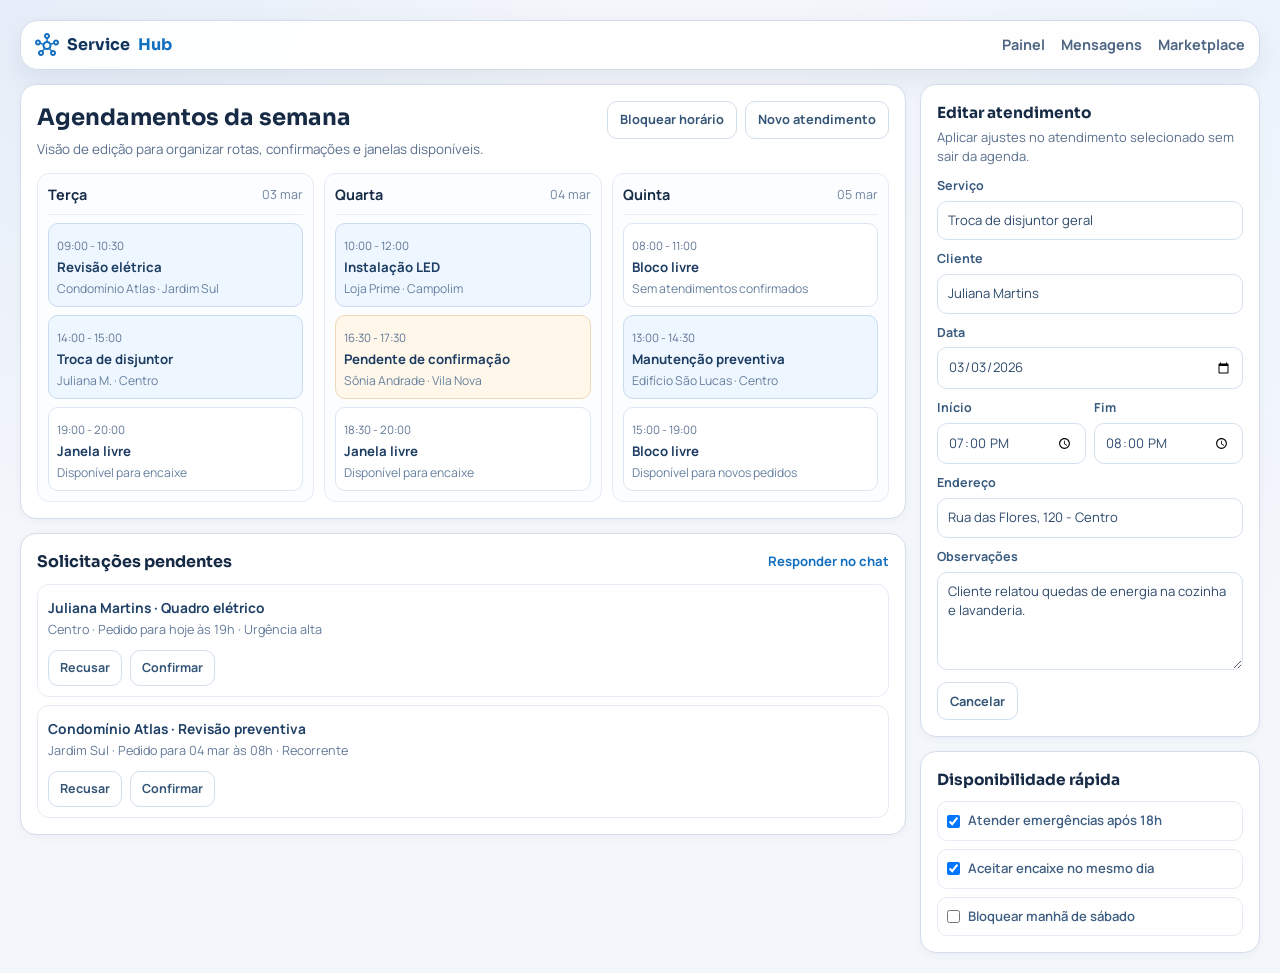
<file: agendamentos.html>
<!DOCTYPE html>
<html lang="pt-BR">

<head>
    <meta charset="UTF-8">
    <meta name="viewport" content="width=device-width, initial-scale=1.0">
    <title>ServiceHub - Agendamentos</title>
    <meta name="description"
        content="Painel de agendamentos do profissional no ServiceHub com edição de horários, confirmação de visitas e gestão de disponibilidade.">
    <link rel="preconnect" href="https://fonts.googleapis.com">
    <link rel="preconnect" href="https://fonts.gstatic.com" crossorigin>
    <link
        href="https://fonts.googleapis.com/css2?family=Manrope:wght@400;500;600;700;800&family=Sora:wght@600;700;800&display=swap"
        rel="stylesheet">
    <link
        href="https://fonts.googleapis.com/css2?family=Material+Symbols+Rounded:opsz,wght,FILL,GRAD@20..48,100..700,0..1,-50..200&display=swap"
        rel="stylesheet">
    <link rel="stylesheet" href="agendamentos.css">
</head>

<body>
    <header class="topbar">
        <div class="topbar__inner">
            <a href="index.html" class="brand">
                <span class="material-symbols-rounded">hub</span>
                Service<span>Hub</span>
            </a>
            <nav class="topbar__actions">
                <a href="profile.html">Painel</a>
                <a href="chat.html">Mensagens</a>
                <a href="index.html">Marketplace</a>
            </nav>
        </div>
    </header>

    <main class="schedule-app">
        <section class="main-column">
            <article class="card planner">
                <div class="planner__head">
                    <div>
                        <h1>Agendamentos da semana</h1>
                        <p>Visão de edição para organizar rotas, confirmações e janelas disponíveis.</p>
                    </div>
                    <div class="planner__actions">
                        <button type="button">Bloquear horário</button>
                        <button type="button" class="btn-primary">Novo atendimento</button>
                    </div>
                </div>

                <div class="planner__days">
                    <article class="day-col">
                        <header>
                            <strong>Terça</strong>
                            <span>03 mar</span>
                        </header>
                        <div class="slot slot--busy">
                            <small>09:00 - 10:30</small>
                            <strong>Revisão elétrica</strong>
                            <p>Condomínio Atlas · Jardim Sul</p>
                        </div>
                        <div class="slot slot--busy">
                            <small>14:00 - 15:00</small>
                            <strong>Troca de disjuntor</strong>
                            <p>Juliana M. · Centro</p>
                        </div>
                        <div class="slot slot--open">
                            <small>19:00 - 20:00</small>
                            <strong>Janela livre</strong>
                            <p>Disponível para encaixe</p>
                        </div>
                    </article>

                    <article class="day-col">
                        <header>
                            <strong>Quarta</strong>
                            <span>04 mar</span>
                        </header>
                        <div class="slot slot--busy">
                            <small>10:00 - 12:00</small>
                            <strong>Instalação LED</strong>
                            <p>Loja Prime · Campolim</p>
                        </div>
                        <div class="slot slot--pending">
                            <small>16:30 - 17:30</small>
                            <strong>Pendente de confirmação</strong>
                            <p>Sônia Andrade · Vila Nova</p>
                        </div>
                        <div class="slot slot--open">
                            <small>18:30 - 20:00</small>
                            <strong>Janela livre</strong>
                            <p>Disponível para encaixe</p>
                        </div>
                    </article>

                    <article class="day-col">
                        <header>
                            <strong>Quinta</strong>
                            <span>05 mar</span>
                        </header>
                        <div class="slot slot--open">
                            <small>08:00 - 11:00</small>
                            <strong>Bloco livre</strong>
                            <p>Sem atendimentos confirmados</p>
                        </div>
                        <div class="slot slot--busy">
                            <small>13:00 - 14:30</small>
                            <strong>Manutenção preventiva</strong>
                            <p>Edifício São Lucas · Centro</p>
                        </div>
                        <div class="slot slot--open">
                            <small>15:00 - 19:00</small>
                            <strong>Bloco livre</strong>
                            <p>Disponível para novos pedidos</p>
                        </div>
                    </article>
                </div>
            </article>

            <article class="card requests">
                <div class="section-head">
                    <h2>Solicitações pendentes</h2>
                    <a href="chat.html">Responder no chat</a>
                </div>

                <div class="request-list">
                    <div class="request-item">
                        <div>
                            <strong>Juliana Martins · Quadro elétrico</strong>
                            <p>Centro · Pedido para hoje às 19h · Urgência alta</p>
                        </div>
                        <div class="request-item__actions">
                            <button type="button">Recusar</button>
                            <button type="button" class="btn-primary">Confirmar</button>
                        </div>
                    </div>
                    <div class="request-item">
                        <div>
                            <strong>Condomínio Atlas · Revisão preventiva</strong>
                            <p>Jardim Sul · Pedido para 04 mar às 08h · Recorrente</p>
                        </div>
                        <div class="request-item__actions">
                            <button type="button">Recusar</button>
                            <button type="button" class="btn-primary">Confirmar</button>
                        </div>
                    </div>
                </div>
            </article>
        </section>

        <aside class="side-column">
            <article class="card editor">
                <h3>Editar atendimento</h3>
                <p>Aplicar ajustes no atendimento selecionado sem sair da agenda.</p>

                <label>
                    <span>Serviço</span>
                    <input type="text" value="Troca de disjuntor geral">
                </label>
                <label>
                    <span>Cliente</span>
                    <input type="text" value="Juliana Martins">
                </label>
                <label>
                    <span>Data</span>
                    <input type="date" value="2026-03-03">
                </label>
                <div class="editor__row">
                    <label>
                        <span>Início</span>
                        <input type="time" value="19:00">
                    </label>
                    <label>
                        <span>Fim</span>
                        <input type="time" value="20:00">
                    </label>
                </div>
                <label>
                    <span>Endereço</span>
                    <input type="text" value="Rua das Flores, 120 - Centro">
                </label>
                <label>
                    <span>Observações</span>
                    <textarea rows="4">Cliente relatou quedas de energia na cozinha e lavanderia.</textarea>
                </label>

                <div class="editor__actions">
                    <button type="button">Cancelar</button>
                    <button type="button" class="btn-primary">Salvar alterações</button>
                </div>
            </article>

            <article class="card availability">
                <h3>Disponibilidade rápida</h3>
                <div class="availability-list">
                    <label><input type="checkbox" checked> Atender emergências após 18h</label>
                    <label><input type="checkbox" checked> Aceitar encaixe no mesmo dia</label>
                    <label><input type="checkbox"> Bloquear manhã de sábado</label>
                </div>
            </article>
        </aside>
    </main>
</body>

</html>
</file>
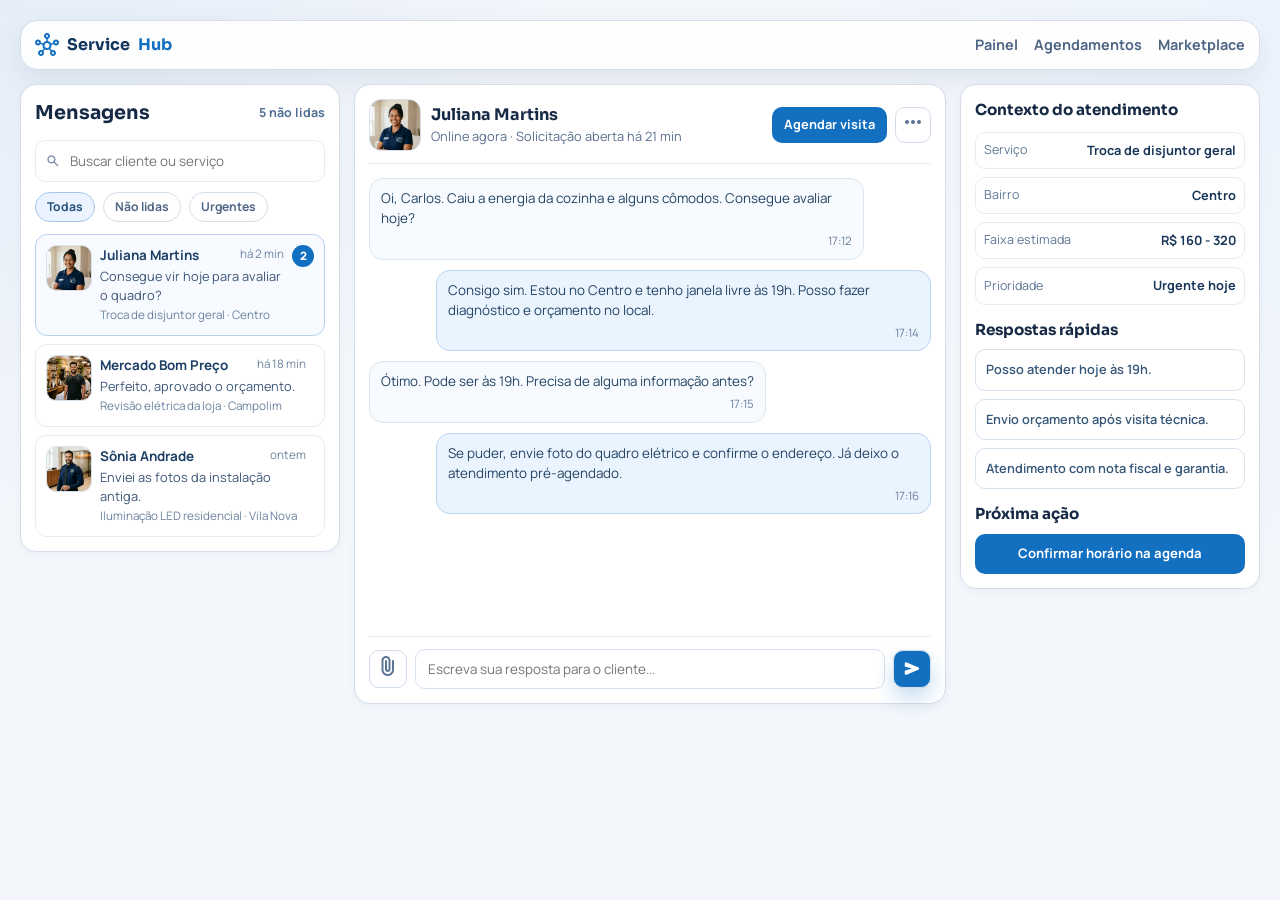
<file: chat.html>
<!DOCTYPE html>
<html lang="pt-BR">

<head>
    <meta charset="UTF-8">
    <meta name="viewport" content="width=device-width, initial-scale=1.0">
    <title>ServiceHub - Mensagens</title>
    <meta name="description"
        content="Central de mensagens do profissional no ServiceHub com histórico de conversas, status de atendimento e respostas rápidas.">
    <link rel="preconnect" href="https://fonts.googleapis.com">
    <link rel="preconnect" href="https://fonts.gstatic.com" crossorigin>
    <link
        href="https://fonts.googleapis.com/css2?family=Manrope:wght@400;500;600;700;800&family=Sora:wght@600;700;800&display=swap"
        rel="stylesheet">
    <link
        href="https://fonts.googleapis.com/css2?family=Material+Symbols+Rounded:opsz,wght,FILL,GRAD@20..48,100..700,0..1,-50..200&display=swap"
        rel="stylesheet">
    <link rel="stylesheet" href="chat.css">
</head>

<body>
    <header class="topbar">
        <div class="topbar__inner">
            <a href="index.html" class="brand">
                <span class="material-symbols-rounded">hub</span>
                Service<span>Hub</span>
            </a>
            <nav class="topbar__actions">
                <a href="profile.html">Painel</a>
                <a href="agendamentos.html">Agendamentos</a>
                <a href="index.html">Marketplace</a>
            </nav>
        </div>
    </header>

    <main class="chat-app" id="chat-app">
        <aside class="card inbox-panel">
            <div class="panel-head">
                <h1>Mensagens</h1>
                <span class="counter">5 não lidas</span>
            </div>

            <label class="search-field">
                <span class="material-symbols-rounded">search</span>
                <input type="text" placeholder="Buscar cliente ou serviço">
            </label>

            <div class="inbox-filters">
                <button class="pill pill--active" type="button">Todas</button>
                <button class="pill" type="button">Não lidas</button>
                <button class="pill" type="button">Urgentes</button>
            </div>

            <div class="thread-list">
                <article class="thread thread--active" data-client="Juliana Martins"
                    data-status="Online agora · Solicitação aberta há 21 min"
                    data-avatar="assets/provider_cleaner.png" data-thread-id="juliana" tabindex="0" role="button">
                    <img src="assets/provider_cleaner.png" alt="Cliente Juliana">
                    <div class="thread__info">
                        <div class="thread__head">
                            <strong>Juliana Martins</strong>
                            <span>há 2 min</span>
                        </div>
                        <p>Consegue vir hoje para avaliar o quadro?</p>
                        <small>Troca de disjuntor geral · Centro</small>
                    </div>
                    <em>2</em>
                </article>

                <article class="thread" data-client="Mercado Bom Preço"
                    data-status="Online agora · Solicitação aberta há 45 min" data-avatar="assets/provider_barber.png"
                    data-thread-id="mercado" tabindex="0" role="button">
                    <img src="assets/provider_barber.png" alt="Cliente Mercado Bom Preço">
                    <div class="thread__info">
                        <div class="thread__head">
                            <strong>Mercado Bom Preço</strong>
                            <span>há 18 min</span>
                        </div>
                        <p>Perfeito, aprovado o orçamento.</p>
                        <small>Revisão elétrica da loja · Campolim</small>
                    </div>
                </article>

                <article class="thread" data-client="Sônia Andrade"
                    data-status="Último acesso hoje · Solicitação aberta há 1 dia" data-avatar="assets/provider_security.png"
                    data-thread-id="sonia" tabindex="0" role="button">
                    <img src="assets/provider_security.png" alt="Cliente Sônia">
                    <div class="thread__info">
                        <div class="thread__head">
                            <strong>Sônia Andrade</strong>
                            <span>ontem</span>
                        </div>
                        <p>Enviei as fotos da instalação antiga.</p>
                        <small>Iluminação LED residencial · Vila Nova</small>
                    </div>
                </article>
            </div>
        </aside>

        <section class="card chat-panel">
            <div class="chat-head">
                <button class="chat-head__back" id="chat-back" type="button" aria-label="Voltar para lista de mensagens">
                    <span class="material-symbols-rounded">arrow_back</span>
                </button>
                <div class="chat-head__client">
                    <img src="assets/provider_cleaner.png" alt="Juliana Martins" id="chat-client-avatar">
                    <div>
                        <h2 id="chat-client-name">Juliana Martins</h2>
                        <p id="chat-client-status">Online agora · Solicitação aberta há 21 min</p>
                    </div>
                </div>
                <div class="chat-head__actions">
                    <a href="agendamentos.html">Agendar visita</a>
                    <button type="button" id="chat-context-toggle" aria-label="Abrir contexto do atendimento"
                        aria-expanded="false">
                        <span class="material-symbols-rounded">more_horiz</span>
                    </button>
                </div>
            </div>

            <div class="chat-body" id="chat-body">
                <div class="bubble bubble--in">
                    <p>Oi, Carlos. Caiu a energia da cozinha e alguns cômodos. Consegue avaliar hoje?</p>
                    <span>17:12</span>
                </div>
                <div class="bubble bubble--out">
                    <p>Consigo sim. Estou no Centro e tenho janela livre às 19h. Posso fazer diagnóstico e orçamento no
                        local.</p>
                    <span>17:14</span>
                </div>
                <div class="bubble bubble--in">
                    <p>Ótimo. Pode ser às 19h. Precisa de alguma informação antes?</p>
                    <span>17:15</span>
                </div>
                <div class="bubble bubble--out">
                    <p>Se puder, envie foto do quadro elétrico e confirme o endereço. Já deixo o atendimento pré-agendado.
                    </p>
                    <span>17:16</span>
                </div>
            </div>

            <form class="composer">
                <button type="button" aria-label="Anexar arquivo">
                    <span class="material-symbols-rounded">attach_file</span>
                </button>
                <input type="text" placeholder="Escreva sua resposta para o cliente...">
                <button type="submit" class="send-btn" aria-label="Enviar mensagem">
                    <span class="material-symbols-rounded">send</span>
                </button>
            </form>
        </section>

        <aside class="card context-panel" id="context-panel">
            <div class="context-panel__head">
                <h3>Contexto do atendimento</h3>
                <button type="button" class="context-panel__close" id="context-close"
                    aria-label="Fechar contexto do atendimento">
                    <span class="material-symbols-rounded">close</span>
                </button>
            </div>
            <ul class="context-list">
                <li><span>Serviço</span><strong>Troca de disjuntor geral</strong></li>
                <li><span>Bairro</span><strong>Centro</strong></li>
                <li><span>Faixa estimada</span><strong>R$ 160 - 320</strong></li>
                <li><span>Prioridade</span><strong class="text-warn">Urgente hoje</strong></li>
            </ul>

            <h4>Respostas rápidas</h4>
            <div class="quick-replies">
                <button type="button">Posso atender hoje às 19h.</button>
                <button type="button">Envio orçamento após visita técnica.</button>
                <button type="button">Atendimento com nota fiscal e garantia.</button>
            </div>

            <h4>Próxima ação</h4>
            <a href="agendamentos.html" class="cta">Confirmar horário na agenda</a>
        </aside>
    </main>
    <button type="button" class="context-overlay" id="context-overlay" aria-label="Fechar contexto" hidden></button>
    <script src="chat.js"></script>
</body>

</html>
</file>
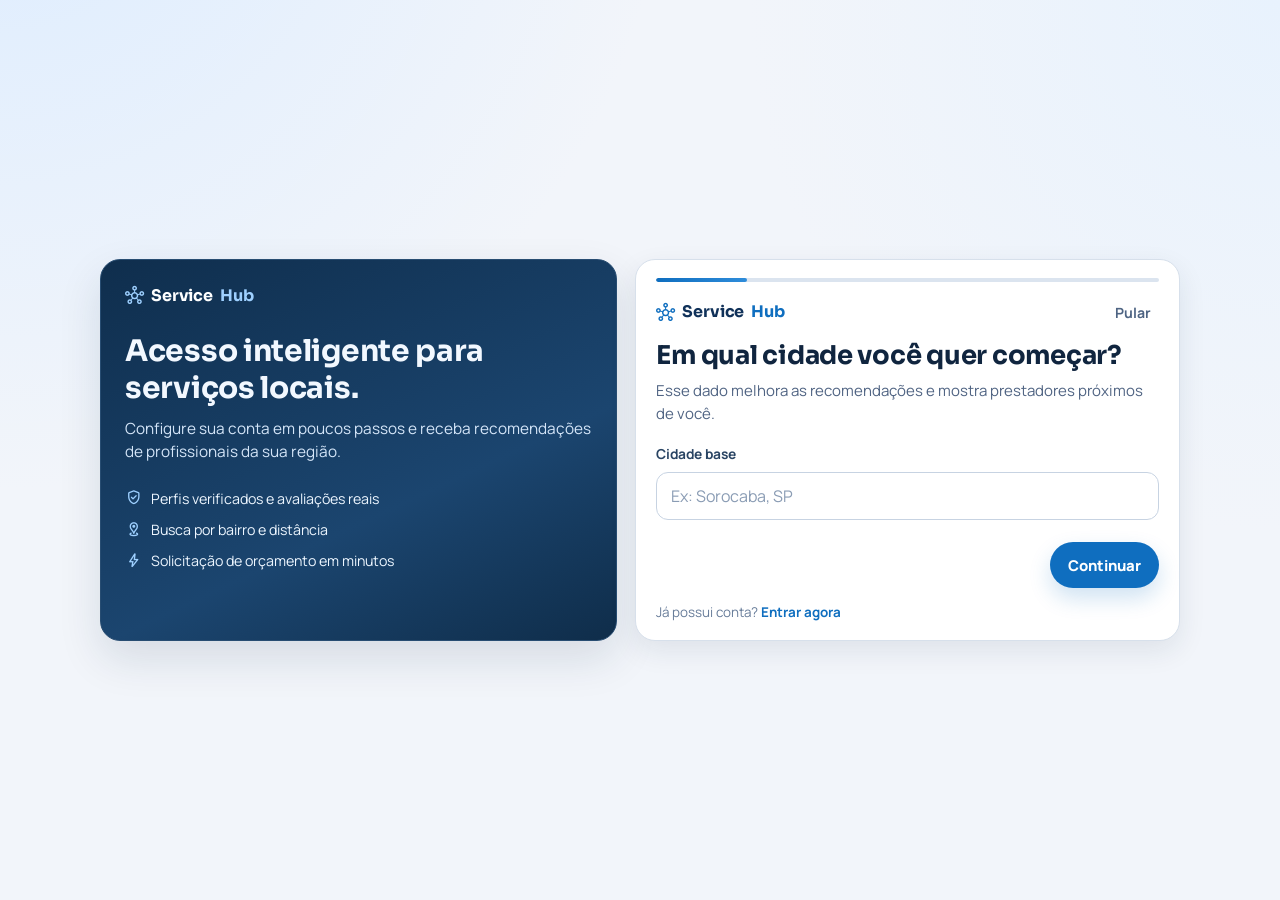
<file: login.html>
<!DOCTYPE html>
<html lang="pt-BR">

<head>
    <meta charset="UTF-8">
    <meta name="viewport" content="width=device-width, initial-scale=1.0">
    <title>ServiceHub - Acesso e Configuração Inicial</title>
    <meta name="description"
        content="Acesso inicial ao ServiceHub para configurar perfil, localidade e preferências de contratação de serviços locais.">
    <link rel="preconnect" href="https://fonts.googleapis.com">
    <link rel="preconnect" href="https://fonts.gstatic.com" crossorigin>
    <link
        href="https://fonts.googleapis.com/css2?family=Manrope:wght@400;500;600;700;800&family=Sora:wght@600;700;800&display=swap"
        rel="stylesheet">
    <link
        href="https://fonts.googleapis.com/css2?family=Material+Symbols+Rounded:opsz,wght,FILL,GRAD@20..48,100..700,0..1,-50..200&display=swap"
        rel="stylesheet">
    <link rel="stylesheet" href="login.css">
</head>

<body>
    <main class="auth-shell">
        <aside class="auth-aside">
            <a href="index.html" class="auth-brand auth-brand--aside">
                <span class="material-symbols-rounded">hub</span>
                Service<span>Hub</span>
            </a>
            <h1 class="auth-aside__title">Acesso inteligente para serviços locais.</h1>
            <p class="auth-aside__text">Configure sua conta em poucos passos e receba recomendações de profissionais da
                sua região.</p>
            <ul class="auth-aside__bullets">
                <li><span class="material-symbols-rounded">verified_user</span> Perfis verificados e avaliações reais
                </li>
                <li><span class="material-symbols-rounded">distance</span> Busca por bairro e distância</li>
                <li><span class="material-symbols-rounded">bolt</span> Solicitação de orçamento em minutos</li>
            </ul>
        </aside>

        <section class="auth-panel">
            <div class="auth-top">
                <div class="auth-progress">
                    <div class="auth-progress__fill" id="auth-progress-fill"></div>
                </div>
                <div class="auth-top__row">
                    <a href="index.html" class="auth-brand">
                        <span class="material-symbols-rounded">hub</span>
                        Service<span>Hub</span>
                    </a>
                    <button type="button" class="auth-skip" id="auth-skip-btn">Pular</button>
                </div>
            </div>

            <form class="auth-form" id="auth-form" novalidate>
                <section class="auth-step auth-step--active" data-step="1" data-progress="18">
                    <h2 class="auth-step__title">Em qual cidade você quer começar?</h2>
                    <p class="auth-step__subtitle">Esse dado melhora as recomendações e mostra prestadores próximos de
                        você.</p>

                    <label class="field-label" for="user-city">Cidade base</label>
                    <input id="user-city" name="user_city" class="field-input" type="text"
                        placeholder="Ex: Sorocaba, SP" required>

                    <div class="auth-actions auth-actions--end">
                        <button class="btn btn--primary" type="button" data-next>Continuar</button>
                    </div>
                </section>

                <section class="auth-step" data-step="2" data-progress="36">
                    <h2 class="auth-step__title">Como você vai usar o ServiceHub?</h2>
                    <p class="auth-step__subtitle">Você pode alterar esse modo depois nas configurações da conta.</p>

                    <input type="hidden" id="account-mode" name="account_mode" value="cliente" required>

                    <div class="option-cards" role="radiogroup" aria-label="Tipo de conta">
                        <button class="option-card option-card--active" type="button" data-mode="cliente"
                            aria-pressed="true">
                            <span class="material-symbols-rounded">person_search</span>
                            <strong>Quero contratar profissionais</strong>
                            <small>Para casa, negócio ou demandas pontuais.</small>
                        </button>
                        <button class="option-card" type="button" data-mode="profissional" aria-pressed="false">
                            <span class="material-symbols-rounded">engineering</span>
                            <strong>Quero oferecer serviços</strong>
                            <small>Para receber pedidos e novos clientes locais.</small>
                        </button>
                    </div>

                    <div class="auth-actions">
                        <button class="btn btn--ghost-icon" type="button" data-prev aria-label="Voltar">
                            <span class="material-symbols-rounded">arrow_back</span>
                        </button>
                        <button class="btn btn--primary" type="button" data-next>Continuar</button>
                    </div>
                </section>

                <section class="auth-step" data-step="3" data-progress="56">
                    <h2 class="auth-step__title">Confirmação de idade</h2>
                    <p class="auth-step__subtitle">Precisamos desse dado para cumprir os requisitos de uso da plataforma.
                    </p>

                    <div class="choice-list">
                        <label class="choice-item">
                            <input type="radio" name="is_adult" value="sim" required>
                            <span>Tenho 18 anos ou mais</span>
                        </label>
                        <label class="choice-item">
                            <input type="radio" name="is_adult" value="nao" required>
                            <span>Tenho menos de 18 anos</span>
                        </label>
                    </div>

                    <div class="auth-actions">
                        <button class="btn btn--ghost-icon" type="button" data-prev aria-label="Voltar">
                            <span class="material-symbols-rounded">arrow_back</span>
                        </button>
                        <button class="btn btn--primary" type="button" data-next>Continuar</button>
                    </div>
                </section>

                <section class="auth-step" data-step="4" data-progress="78">
                    <h2 class="auth-step__title">Preferências de busca inicial</h2>
                    <p class="auth-step__subtitle">Defina categorias para personalizar sua primeira tela de resultados.
                    </p>

                    <label class="field-label" for="service-input">Categorias de interesse</label>
                    <div class="field-inline">
                        <input id="service-input" class="field-input" type="text"
                            placeholder="Digite uma categoria e pressione Enter">
                    </div>

                    <div class="chips" id="service-chips" aria-label="Categorias selecionadas">
                        <span class="chip">Eletricista</span>
                        <span class="chip">Limpeza</span>
                    </div>

                    <label class="checkbox-inline">
                        <input type="checkbox" name="notify_offers" checked>
                        <span>Receber ofertas e alertas de profissionais próximos</span>
                    </label>

                    <div class="auth-actions">
                        <button class="btn btn--ghost-icon" type="button" data-prev aria-label="Voltar">
                            <span class="material-symbols-rounded">arrow_back</span>
                        </button>
                        <button class="btn btn--primary" type="button" data-next>Continuar</button>
                    </div>
                </section>

                <section class="auth-step" data-step="5" data-progress="100">
                    <h2 class="auth-step__title">Criar acesso</h2>
                    <p class="auth-step__subtitle">Finalize seu cadastro para entrar no painel do ServiceHub.</p>

                    <label class="field-label" for="user-email">E-mail</label>
                    <input id="user-email" name="user_email" class="field-input" type="email"
                        placeholder="voce@email.com" required>

                    <label class="field-label" for="user-password">Senha</label>
                    <input id="user-password" name="user_password" class="field-input" type="password"
                        placeholder="Mínimo de 8 caracteres" minlength="8" required>

                    <label class="checkbox-inline">
                        <input type="checkbox" name="accept_terms" required>
                        <span>Li e concordo com os termos de uso e política de privacidade.</span>
                    </label>

                    <div class="auth-actions">
                        <button class="btn btn--ghost-icon" type="button" data-prev aria-label="Voltar">
                            <span class="material-symbols-rounded">arrow_back</span>
                        </button>
                        <button class="btn btn--primary" type="submit">Criar conta e entrar</button>
                    </div>
                </section>
            </form>

            <p class="auth-foot">Já possui conta? <a href="profile.html">Entrar agora</a></p>
        </section>
    </main>

    <script src="login.js"></script>
</body>

</html>
</file>
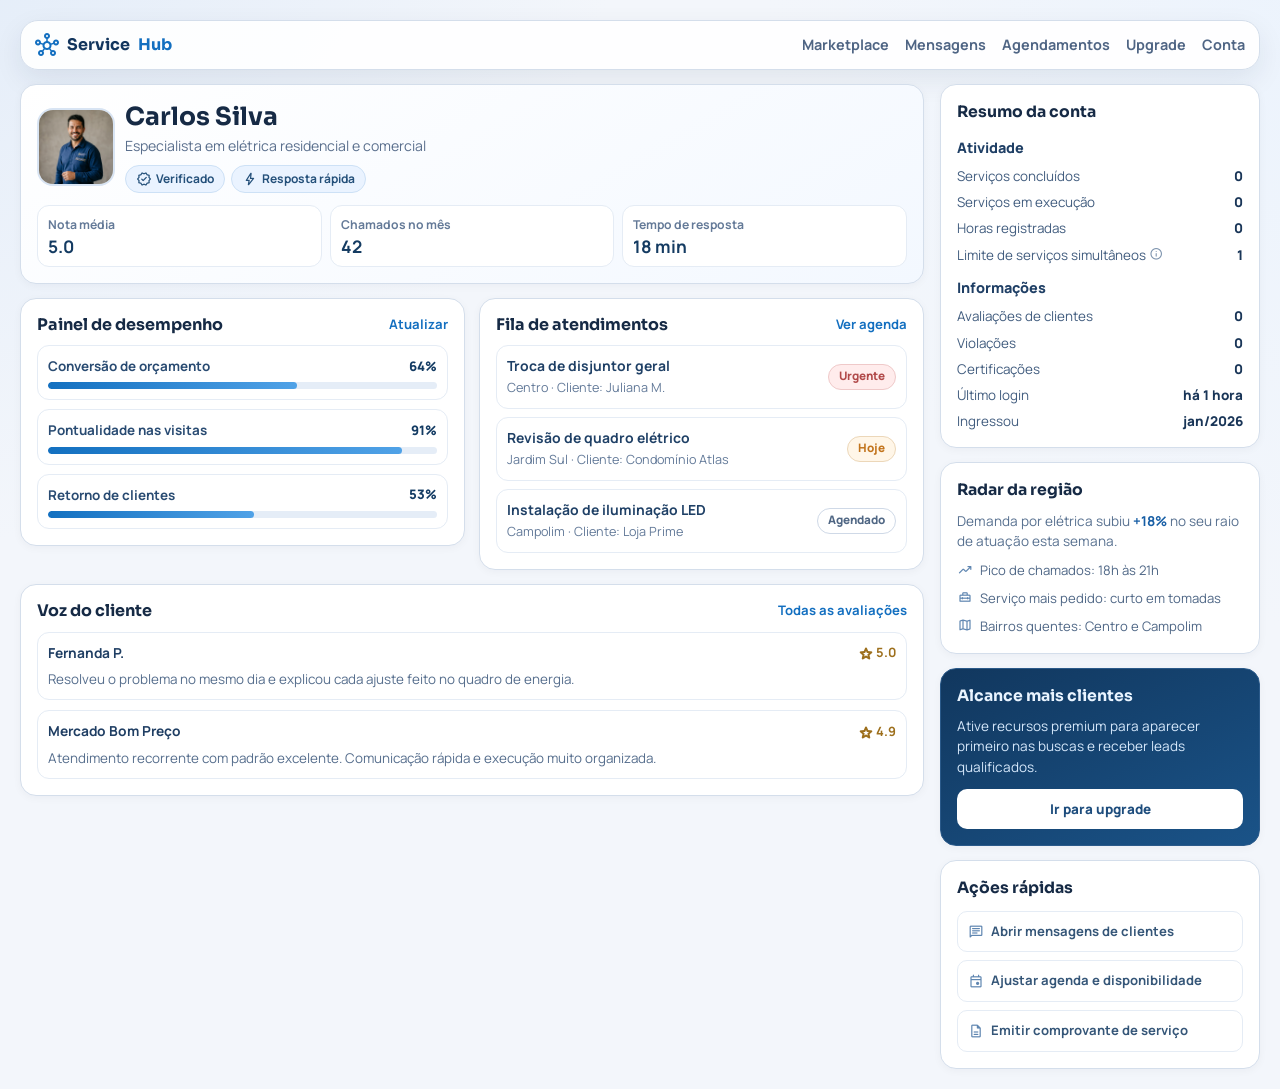
<file: profile.html>
<!DOCTYPE html>
<html lang="pt-BR">

<head>
    <meta charset="UTF-8">
    <meta name="viewport" content="width=device-width, initial-scale=1.0">
    <title>ServiceHub - Painel do Profissional</title>
    <meta name="description"
        content="Painel operacional do profissional no ServiceHub com métricas, pedidos em andamento e reputação local.">
    <link rel="preconnect" href="https://fonts.googleapis.com">
    <link rel="preconnect" href="https://fonts.gstatic.com" crossorigin>
    <link
        href="https://fonts.googleapis.com/css2?family=Manrope:wght@400;500;600;700;800&family=Sora:wght@600;700;800&display=swap"
        rel="stylesheet">
    <link
        href="https://fonts.googleapis.com/css2?family=Material+Symbols+Rounded:opsz,wght,FILL,GRAD@20..48,100..700,0..1,-50..200&display=swap"
        rel="stylesheet">
    <link rel="stylesheet" href="profile.css">
</head>

<body>
    <header class="topbar">
        <div class="topbar__inner">
            <a href="index.html" class="brand">
                <span class="material-symbols-rounded">hub</span>
                Service<span>Hub</span>
            </a>
            <div class="topbar__actions">
                <a href="index.html">Marketplace</a>
                <a href="chat.html">Mensagens</a>
                <a href="agendamentos.html">Agendamentos</a>
                <a href="upgrade.html">Upgrade</a>
                <a href="login.html">Conta</a>
            </div>
        </div>
    </header>

    <main class="workspace">
        <section class="workspace-main">
            <article class="card identity">
                <div class="identity__left">
                    <img src="assets/provider_electrician.png" alt="Carlos Silva" class="identity__avatar">
                    <div>
                        <h1>Carlos Silva</h1>
                        <p>Especialista em elétrica residencial e comercial</p>
                        <div class="identity__badges">
                            <span class="badge"><span class="material-symbols-rounded">verified</span> Verificado</span>
                            <span class="badge"><span class="material-symbols-rounded">bolt</span> Resposta rápida</span>
                        </div>
                    </div>
                </div>

                <div class="identity__right">
                    <div class="kpi">
                        <small>Nota média</small>
                        <strong>5.0</strong>
                    </div>
                    <div class="kpi">
                        <small>Chamados no mês</small>
                        <strong>42</strong>
                    </div>
                    <div class="kpi">
                        <small>Tempo de resposta</small>
                        <strong>18 min</strong>
                    </div>
                </div>
            </article>

            <article class="card metrics">
                <div class="section-head">
                    <h2>Painel de desempenho</h2>
                    <button type="button">Atualizar</button>
                </div>

                <div class="meter-grid">
                    <div class="meter">
                        <div class="meter__row">
                            <strong>Conversão de orçamento</strong>
                            <span>64%</span>
                        </div>
                        <div class="meter__track"><span style="width:64%"></span></div>
                    </div>
                    <div class="meter">
                        <div class="meter__row">
                            <strong>Pontualidade nas visitas</strong>
                            <span>91%</span>
                        </div>
                        <div class="meter__track"><span style="width:91%"></span></div>
                    </div>
                    <div class="meter">
                        <div class="meter__row">
                            <strong>Retorno de clientes</strong>
                            <span>53%</span>
                        </div>
                        <div class="meter__track"><span style="width:53%"></span></div>
                    </div>
                </div>
            </article>

            <article class="card queue">
                <div class="section-head">
                    <h2>Fila de atendimentos</h2>
                    <a href="agendamentos.html" class="link-action">Ver agenda</a>
                </div>

                <div class="queue-list">
                    <div class="queue-item">
                        <div>
                            <strong>Troca de disjuntor geral</strong>
                            <span>Centro · Cliente: Juliana M.</span>
                        </div>
                        <em class="status status--urgent">Urgente</em>
                    </div>
                    <div class="queue-item">
                        <div>
                            <strong>Revisão de quadro elétrico</strong>
                            <span>Jardim Sul · Cliente: Condomínio Atlas</span>
                        </div>
                        <em class="status status--today">Hoje</em>
                    </div>
                    <div class="queue-item">
                        <div>
                            <strong>Instalação de iluminação LED</strong>
                            <span>Campolim · Cliente: Loja Prime</span>
                        </div>
                        <em class="status">Agendado</em>
                    </div>
                </div>
            </article>

            <article class="card reviews">
                <div class="section-head">
                    <h2>Voz do cliente</h2>
                    <a href="index.html#featured" class="link-action">Todas as avaliações</a>
                </div>

                <div class="review-card">
                    <div class="review-card__head">
                        <strong>Fernanda P.</strong>
                        <span><span class="material-symbols-rounded">star</span>5.0</span>
                    </div>
                    <p>Resolveu o problema no mesmo dia e explicou cada ajuste feito no quadro de energia.</p>
                </div>

                <div class="review-card">
                    <div class="review-card__head">
                        <strong>Mercado Bom Preço</strong>
                        <span><span class="material-symbols-rounded">star</span>4.9</span>
                    </div>
                    <p>Atendimento recorrente com padrão excelente. Comunicação rápida e execução muito organizada.</p>
                </div>
            </article>
        </section>

        <aside class="workspace-side">
            <article class="card account-panel">
                <h3>Resumo da conta</h3>

                <section class="account-panel__group">
                    <h4>Atividade</h4>
                    <ul class="account-list">
                        <li><span>Serviços concluídos</span><strong>0</strong></li>
                        <li><span>Serviços em execução</span><strong>0</strong></li>
                        <li><span>Horas registradas</span><strong>0</strong></li>
                        <li>
                            <span>Limite de serviços simultâneos <small><span
                                        class="material-symbols-rounded">info</span></small></span>
                            <strong>1</strong>
                        </li>
                    </ul>
                </section>

                <section class="account-panel__group">
                    <h4>Informações</h4>
                    <ul class="account-list">
                        <li><span>Avaliações de clientes</span><strong>0</strong></li>
                        <li><span>Violações</span><strong>0</strong></li>
                        <li><span>Certificações</span><strong>0</strong></li>
                        <li><span>Último login</span><strong>há 1 hora</strong></li>
                        <li><span>Ingressou</span><strong>jan/2026</strong></li>
                    </ul>
                </section>
            </article>

            <article class="card insight">
                <h3>Radar da região</h3>
                <p>Demanda por elétrica subiu <strong>+18%</strong> no seu raio de atuação esta semana.</p>
                <ul>
                    <li><span class="material-symbols-rounded">trending_up</span> Pico de chamados: 18h às 21h</li>
                    <li><span class="material-symbols-rounded">home_repair_service</span> Serviço mais pedido: curto em
                        tomadas</li>
                    <li><span class="material-symbols-rounded">map</span> Bairros quentes: Centro e Campolim</li>
                </ul>
            </article>

            <article class="card insight insight--dark">
                <h3>Alcance mais clientes</h3>
                <p>Ative recursos premium para aparecer primeiro nas buscas e receber leads qualificados.</p>
                <a href="upgrade.html" class="btn btn--light">Ir para upgrade</a>
            </article>

            <article class="card insight">
                <h3>Ações rápidas</h3>
                <div class="quick-actions">
                    <a href="chat.html"><span class="material-symbols-rounded">chat</span> Abrir mensagens de clientes</a>
                    <a href="agendamentos.html"><span class="material-symbols-rounded">event</span> Ajustar agenda e
                        disponibilidade</a>
                    <button type="button"><span class="material-symbols-rounded">description</span> Emitir comprovante de
                        serviço</button>
                </div>
            </article>
        </aside>
    </main>
</body>

</html>
</file>
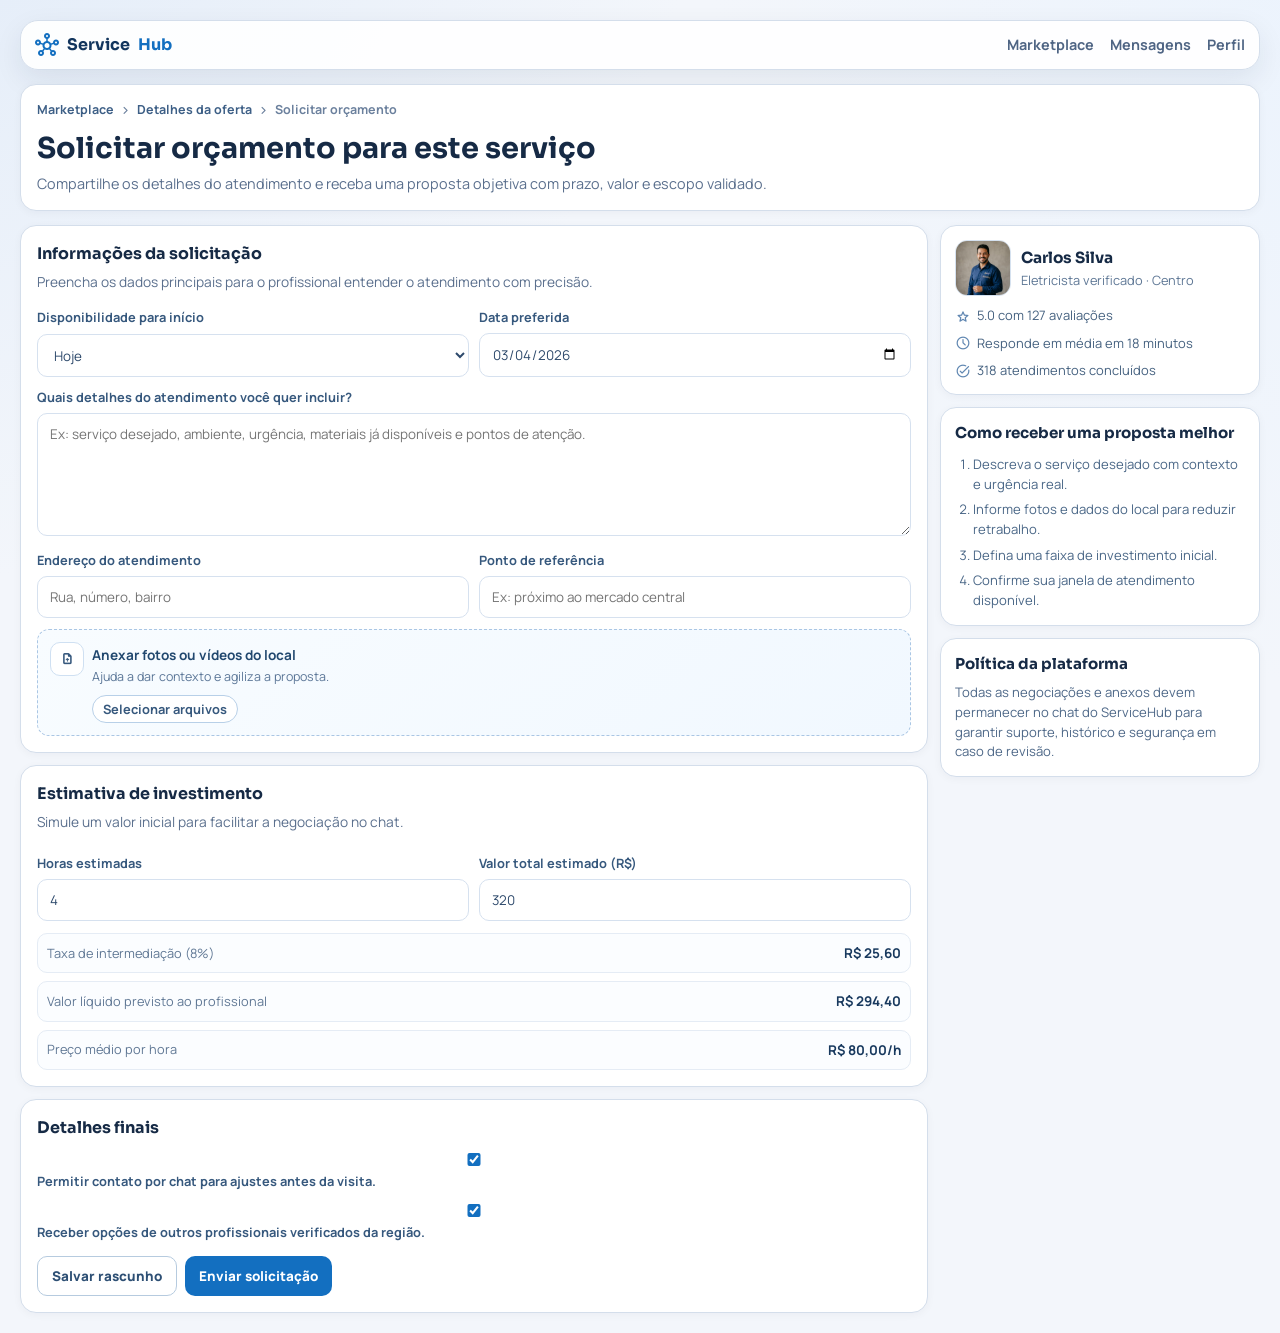
<file: solicitar-orcamento.html>
<!DOCTYPE html>
<html lang="pt-BR">

<head>
    <meta charset="UTF-8">
    <meta name="viewport" content="width=device-width, initial-scale=1.0">
    <title>ServiceHub - Solicitar Orçamento</title>
    <meta name="description"
        content="Página para solicitar orçamento no ServiceHub com escopo do serviço, disponibilidade e estimativa de investimento.">
    <link rel="preconnect" href="https://fonts.googleapis.com">
    <link rel="preconnect" href="https://fonts.gstatic.com" crossorigin>
    <link
        href="https://fonts.googleapis.com/css2?family=Manrope:wght@400;500;600;700;800&family=Sora:wght@600;700;800&display=swap"
        rel="stylesheet">
    <link
        href="https://fonts.googleapis.com/css2?family=Material+Symbols+Rounded:opsz,wght,FILL,GRAD@20..48,100..700,0..1,-50..200&display=swap"
        rel="stylesheet">
    <link rel="stylesheet" href="solicitar-orcamento.css">
</head>

<body>
    <header class="quote-header">
        <div class="quote-header__inner">
            <a href="index.html" class="brand">
                <span class="material-symbols-rounded">hub</span>
                Service<span>Hub</span>
            </a>
            <nav class="quote-nav">
                <a href="index.html">Marketplace</a>
                <a href="chat.html">Mensagens</a>
                <a href="profile.html">Perfil</a>
            </nav>
        </div>
    </header>

    <main class="quote-main">
        <section class="card quote-hero">
            <div class="quote-breadcrumb">
                <a href="index.html">Marketplace</a>
                <span class="material-symbols-rounded">chevron_right</span>
                <a href="trabalho/titulo_do_negocio/index.html">Detalhes da oferta</a>
                <span class="material-symbols-rounded">chevron_right</span>
                <span>Solicitar orçamento</span>
            </div>
            <h1>Solicitar orçamento para este serviço</h1>
            <p>Compartilhe os detalhes do atendimento e receba uma proposta objetiva com prazo, valor e escopo validado.
            </p>
        </section>

        <div class="quote-layout">
            <section class="quote-content">
                <article class="card quote-card">
                    <h2>Informações da solicitação</h2>
                    <p>Preencha os dados principais para o profissional entender o atendimento com precisão.</p>

                    <div class="form-grid">
                        <label>
                            <span>Disponibilidade para início</span>
                            <select>
                                <option>Hoje</option>
                                <option>Amanhã</option>
                                <option>Próximos 3 dias</option>
                            </select>
                        </label>
                        <label>
                            <span>Data preferida</span>
                            <input type="date" value="2026-03-04">
                        </label>
                    </div>

                    <label>
                        <span>Quais detalhes do atendimento você quer incluir?</span>
                        <textarea rows="5"
                            placeholder="Ex: serviço desejado, ambiente, urgência, materiais já disponíveis e pontos de atenção."></textarea>
                    </label>

                    <div class="form-grid">
                        <label>
                            <span>Endereço do atendimento</span>
                            <input type="text" placeholder="Rua, número, bairro">
                        </label>
                        <label>
                            <span>Ponto de referência</span>
                            <input type="text" placeholder="Ex: próximo ao mercado central">
                        </label>
                    </div>

                    <label class="upload-box">
                        <span class="upload-box__icon material-symbols-rounded">upload_file</span>
                        <div>
                            <strong>Anexar fotos ou vídeos do local</strong>
                            <small>Ajuda a dar contexto e agiliza a proposta.</small>
                            <span class="upload-box__action">Selecionar arquivos</span>
                        </div>
                    </label>
                </article>

                <article class="card quote-card">
                    <h2>Estimativa de investimento</h2>
                    <p>Simule um valor inicial para facilitar a negociação no chat.</p>

                    <div class="budget-grid">
                        <label>
                            <span>Horas estimadas</span>
                            <input type="number" id="hours-input" min="1" value="4">
                        </label>
                        <label>
                            <span>Valor total estimado (R$)</span>
                            <input type="number" id="total-input" min="0" step="10" value="320">
                        </label>
                    </div>

                    <div class="budget-summary">
                        <div>
                            <span>Taxa de intermediação (8%)</span>
                            <strong id="fee-output">R$ 25,60</strong>
                        </div>
                        <div>
                            <span>Valor líquido previsto ao profissional</span>
                            <strong id="net-output">R$ 294,40</strong>
                        </div>
                        <div>
                            <span>Preço médio por hora</span>
                            <strong id="hourly-output">R$ 80,00/h</strong>
                        </div>
                    </div>
                </article>

                <article class="card quote-card">
                    <h2>Detalhes finais</h2>
                    <label class="check-line">
                        <input type="checkbox" checked>
                        <span>Permitir contato por chat para ajustes antes da visita.</span>
                    </label>
                    <label class="check-line">
                        <input type="checkbox" checked>
                        <span>Receber opções de outros profissionais verificados da região.</span>
                    </label>

                    <div class="actions-row">
                        <button type="button" class="btn btn--outline">Salvar rascunho</button>
                        <button type="button" class="btn btn--primary">Enviar solicitação</button>
                    </div>
                </article>
            </section>

            <aside class="quote-side">
                <article class="card provider-card">
                    <div class="provider-card__head">
                        <img src="assets/provider_electrician.png" alt="Carlos Silva">
                        <div>
                            <h3>Carlos Silva</h3>
                            <p>Eletricista verificado · Centro</p>
                        </div>
                    </div>
                    <ul>
                        <li><span class="material-symbols-rounded">star</span> 5.0 com 127 avaliações</li>
                        <li><span class="material-symbols-rounded">schedule</span> Responde em média em 18 minutos</li>
                        <li><span class="material-symbols-rounded">task_alt</span> 318 atendimentos concluídos</li>
                    </ul>
                </article>

                <article class="card tips-card">
                    <h3>Como receber uma proposta melhor</h3>
                    <ol>
                        <li>Descreva o serviço desejado com contexto e urgência real.</li>
                        <li>Informe fotos e dados do local para reduzir retrabalho.</li>
                        <li>Defina uma faixa de investimento inicial.</li>
                        <li>Confirme sua janela de atendimento disponível.</li>
                    </ol>
                </article>

                <article class="card policy-card">
                    <h3>Política da plataforma</h3>
                    <p>Todas as negociações e anexos devem permanecer no chat do ServiceHub para garantir suporte,
                        histórico e segurança em caso de revisão.</p>
                </article>
            </aside>
        </div>
    </main>

    <script src="solicitar-orcamento.js"></script>
</body>

</html>
</file>
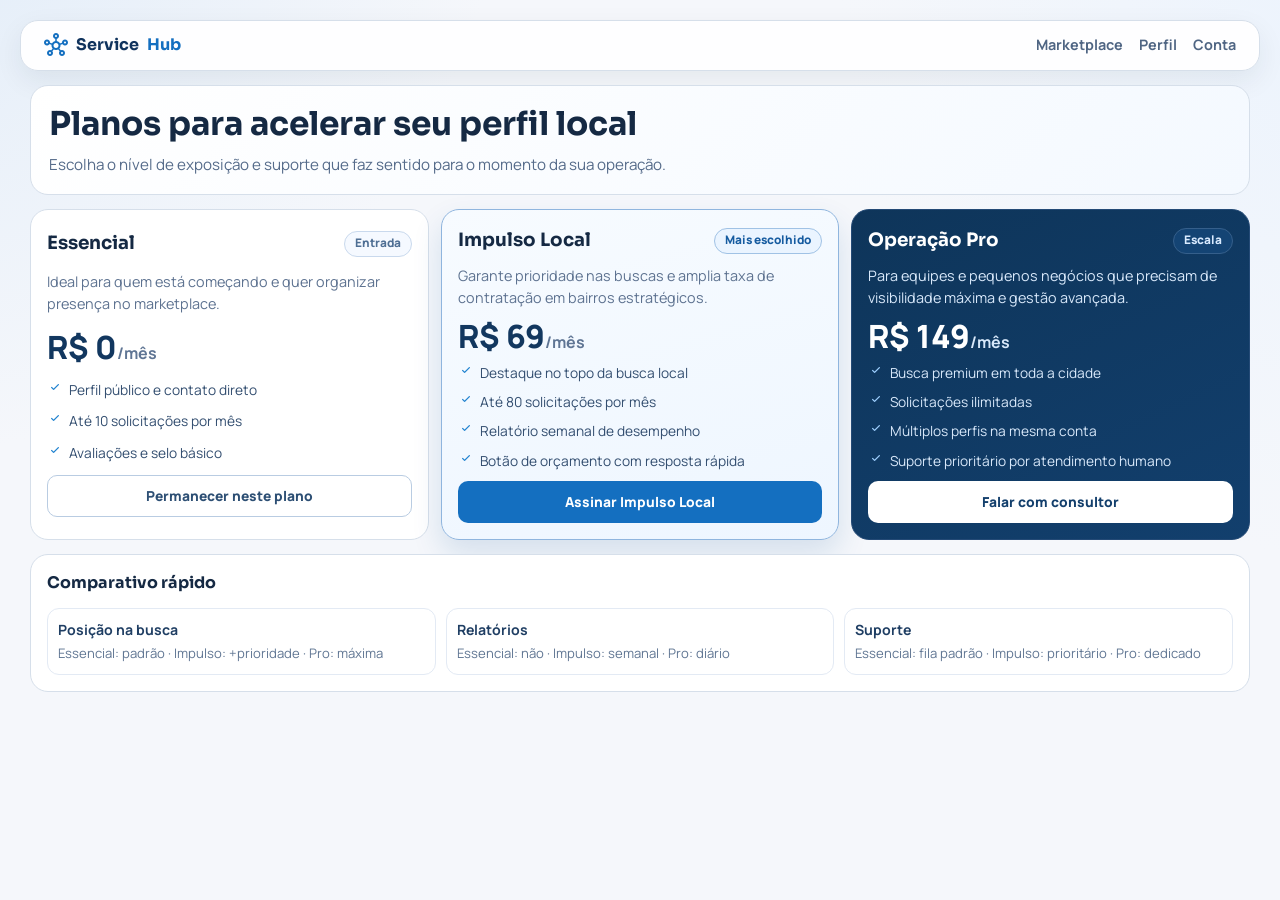
<file: upgrade.html>
<!DOCTYPE html>
<html lang="pt-BR">

<head>
    <meta charset="UTF-8">
    <meta name="viewport" content="width=device-width, initial-scale=1.0">
    <title>ServiceHub - Upgrade de Plano</title>
    <meta name="description"
        content="Escolha o plano ideal para aumentar visibilidade, priorizar resultados e crescer sua operação no ServiceHub.">
    <link rel="preconnect" href="https://fonts.googleapis.com">
    <link rel="preconnect" href="https://fonts.gstatic.com" crossorigin>
    <link
        href="https://fonts.googleapis.com/css2?family=Manrope:wght@400;500;600;700;800&family=Sora:wght@600;700;800&display=swap"
        rel="stylesheet">
    <link
        href="https://fonts.googleapis.com/css2?family=Material+Symbols+Rounded:opsz,wght,FILL,GRAD@20..48,100..700,0..1,-50..200&display=swap"
        rel="stylesheet">
    <link rel="stylesheet" href="upgrade.css">
</head>

<body>
    <header class="upgrade-header">
        <div class="upgrade-header__inner">
            <a href="index.html" class="brand">
                <span class="material-symbols-rounded">hub</span>
                Service<span>Hub</span>
            </a>
            <nav>
                <a href="index.html">Marketplace</a>
                <a href="profile.html">Perfil</a>
                <a href="login.html">Conta</a>
            </nav>
        </div>
    </header>

    <main class="upgrade-main">
        <section class="intro">
            <h1>Planos para acelerar seu perfil local</h1>
            <p>Escolha o nível de exposição e suporte que faz sentido para o momento da sua operação.</p>
        </section>

        <section class="plans-grid">
            <article class="plan-card">
                <div class="plan-card__head">
                    <h2>Essencial</h2>
                    <span class="plan-badge">Entrada</span>
                </div>
                <p class="plan-desc">Ideal para quem está começando e quer organizar presença no marketplace.</p>
                <p class="plan-price">R$ 0<span>/mês</span></p>
                <ul>
                    <li><span class="material-symbols-rounded">check</span> Perfil público e contato direto</li>
                    <li><span class="material-symbols-rounded">check</span> Até 10 solicitações por mês</li>
                    <li><span class="material-symbols-rounded">check</span> Avaliações e selo básico</li>
                </ul>
                <a href="profile.html" class="btn btn--outline">Permanecer neste plano</a>
            </article>

            <article class="plan-card plan-card--featured">
                <div class="plan-card__head">
                    <h2>Impulso Local</h2>
                    <span class="plan-badge plan-badge--featured">Mais escolhido</span>
                </div>
                <p class="plan-desc">Garante prioridade nas buscas e amplia taxa de contratação em bairros estratégicos.
                </p>
                <p class="plan-price">R$ 69<span>/mês</span></p>
                <ul>
                    <li><span class="material-symbols-rounded">check</span> Destaque no topo da busca local</li>
                    <li><span class="material-symbols-rounded">check</span> Até 80 solicitações por mês</li>
                    <li><span class="material-symbols-rounded">check</span> Relatório semanal de desempenho</li>
                    <li><span class="material-symbols-rounded">check</span> Botão de orçamento com resposta rápida</li>
                </ul>
                <a href="login.html" class="btn btn--primary">Assinar Impulso Local</a>
            </article>

            <article class="plan-card plan-card--dark">
                <div class="plan-card__head">
                    <h2>Operação Pro</h2>
                    <span class="plan-badge plan-badge--dark">Escala</span>
                </div>
                <p class="plan-desc">Para equipes e pequenos negócios que precisam de visibilidade máxima e gestão
                    avançada.</p>
                <p class="plan-price">R$ 149<span>/mês</span></p>
                <ul>
                    <li><span class="material-symbols-rounded">check</span> Busca premium em toda a cidade</li>
                    <li><span class="material-symbols-rounded">check</span> Solicitações ilimitadas</li>
                    <li><span class="material-symbols-rounded">check</span> Múltiplos perfis na mesma conta</li>
                    <li><span class="material-symbols-rounded">check</span> Suporte prioritário por atendimento humano</li>
                </ul>
                <a href="chat.html" class="btn btn--light">Falar com consultor</a>
            </article>
        </section>

        <section class="compare card">
            <h3>Comparativo rápido</h3>
            <div class="compare-grid">
                <div><strong>Posição na busca</strong><span>Essencial: padrão · Impulso: +prioridade · Pro: máxima</span>
                </div>
                <div><strong>Relatórios</strong><span>Essencial: não · Impulso: semanal · Pro: diário</span></div>
                <div><strong>Suporte</strong><span>Essencial: fila padrão · Impulso: prioritário · Pro: dedicado</span>
                </div>
            </div>
        </section>
    </main>
</body>

</html>
</file>
<file: styles.css>
/* Estilos principais da pagina inicial */

*,
*::before,
*::after {
    margin: 0;
    padding: 0;
    box-sizing: border-box;
}

:root {
    --bg: #f4f6f9;
    --bg-subtle: #eef2f7;
    --surface: #ffffff;
    --surface-soft: #f8fafc;
    --border: #d9e0ea;
    --border-strong: #c4cdd9;

    --text-primary: #172030;
    --text-secondary: #4b5a72;
    --text-muted: #73829a;

    --accent: #116fc1;
    --accent-strong: #0c5698;
    --accent-soft: #e7f1fb;

    --success: #238d63;
    --warning: #a87016;
    --danger: #c83a3a;

    --gold: #9b7612;
    --silver: #6d7d97;
    --bronze: #946139;

    --radius-sm: 10px;
    --radius-md: 14px;
    --radius-lg: 18px;
    --radius-xl: 24px;

    --shadow-xs: 0 1px 2px rgba(24, 40, 68, 0.06);
    --shadow-sm: 0 8px 24px rgba(22, 46, 82, 0.07);
    --shadow-md: 0 16px 40px rgba(22, 46, 82, 0.11);

    --ease: cubic-bezier(0.4, 0, 0.2, 1);
}

html {
    scroll-behavior: smooth;
    -webkit-tap-highlight-color: transparent;
}

body {
    font-family: 'Manrope', 'Segoe UI', sans-serif;
    background:
        radial-gradient(circle at 4% -10%, #ddeaf8 0, rgba(221, 234, 248, 0) 34%),
        radial-gradient(circle at 96% 0%, #e9f1fa 0, rgba(233, 241, 250, 0) 30%),
        var(--bg);
    color: var(--text-primary);
    line-height: 1.55;
    overflow-x: hidden;
    padding-bottom: 88px;
    -webkit-font-smoothing: antialiased;
    -moz-osx-font-smoothing: grayscale;
}

a {
    text-decoration: none;
    color: inherit;
}

img {
    display: block;
    max-width: 100%;
}

button {
    cursor: pointer;
    border: none;
    background: none;
    font: inherit;
    color: inherit;
}

::-webkit-scrollbar {
    width: 8px;
    height: 8px;
}

::-webkit-scrollbar-track {
    background: transparent;
}

::-webkit-scrollbar-thumb {
    background: #c2ccda;
    border-radius: 999px;
}

.accent {
    color: var(--accent);
}

.header__inner,
.search-bar,
.hero,
.section,
.footer {
    width: min(1220px, calc(100% - 28px));
    margin-inline: auto;
}

.header {
    position: fixed;
    top: 0;
    left: 0;
    right: 0;
    z-index: 80;
    background: rgba(255, 255, 255, 0.92);
    backdrop-filter: blur(12px);
    border-bottom: 1px solid rgba(196, 205, 217, 0.55);
    transition: box-shadow 0.28s var(--ease), border-color 0.28s var(--ease);
}

.header--scrolled {
    box-shadow: 0 10px 32px rgba(19, 38, 62, 0.1);
    border-bottom-color: rgba(196, 205, 217, 0.9);
}

.header__inner {
    height: 72px;
    display: flex;
    align-items: center;
    justify-content: space-between;
    gap: 16px;
}

.header__logo {
    display: inline-flex;
    align-items: center;
    gap: 10px;
    font-size: 1.06rem;
    font-weight: 800;
    color: #0d1e31;
}

.header__logo-icon {
    font-size: 1.5rem;
    color: var(--accent);
}

.header__logo-text {
    font-family: 'Sora', 'Manrope', sans-serif;
    letter-spacing: -0.02em;
}

.header__actions {
    display: inline-flex;
    align-items: center;
    gap: 8px;
    position: relative;
}

.header__btn {
    width: 40px;
    height: 40px;
    border-radius: var(--radius-sm);
    border: 1px solid var(--border);
    background: var(--surface);
    display: inline-flex;
    align-items: center;
    justify-content: center;
    position: relative;
    transition: border-color 0.2s var(--ease), transform 0.2s var(--ease), box-shadow 0.2s var(--ease);
}

.header__btn .material-symbols-rounded {
    font-size: 1.2rem;
    color: var(--text-secondary);
}

.header__btn:hover {
    border-color: var(--accent);
    transform: translateY(-1px);
    box-shadow: var(--shadow-xs);
}

.header__badge {
    position: absolute;
    top: 5px;
    right: 5px;
    width: 16px;
    height: 16px;
    border-radius: 50%;
    background: var(--danger);
    color: #fff;
    font-size: 0.56rem;
    font-weight: 800;
    display: inline-flex;
    align-items: center;
    justify-content: center;
}

.notifications-popover {
    position: absolute;
    top: calc(100% + 12px);
    right: 48px;
    width: min(360px, calc(100vw - 28px));
    border: 1px solid var(--border);
    border-radius: 14px;
    background: #fff;
    box-shadow: var(--shadow-md);
    z-index: 120;
    overflow: hidden;
}

.notifications-popover__head {
    height: 52px;
    border-bottom: 1px solid #d7e3f2;
    padding: 0 14px;
    display: flex;
    align-items: center;
    justify-content: space-between;
    gap: 10px;
}

.notifications-popover__head strong {
    font-family: 'Sora', 'Manrope', sans-serif;
    font-size: 0.98rem;
    color: #1b3354;
}

.notifications-popover__head a {
    color: #3c597b;
    font-size: 0.9rem;
    text-decoration: underline;
}

.notifications-popover__head a:hover {
    color: var(--accent);
}

.notifications-popover__empty {
    min-height: 54px;
    display: flex;
    align-items: center;
    justify-content: center;
    color: #5e7695;
    font-size: 0.9rem;
}

.account-menu {
    position: absolute;
    top: calc(100% + 12px);
    right: 0;
    width: min(360px, calc(100vw - 28px));
    border: 1px solid var(--border);
    border-radius: 16px;
    background: #fff;
    box-shadow: var(--shadow-md);
    padding: 12px;
    z-index: 120;
}

.account-menu__head {
    padding: 2px 2px 10px;
    border-bottom: 1px solid #e8eef6;
}

.account-menu__head strong {
    display: block;
    font-size: 1rem;
    color: #1b3354;
    font-family: 'Sora', 'Manrope', sans-serif;
}

.account-menu__head span {
    display: block;
    margin-top: 2px;
    font-size: 0.79rem;
    color: #6d839f;
    font-weight: 700;
}

.account-menu__section {
    padding: 10px 2px;
    border-bottom: 1px solid #e8eef6;
}

.account-menu__section h3 {
    font-size: 0.8rem;
    color: #1d3d62;
    font-family: 'Sora', 'Manrope', sans-serif;
}

.account-menu__grid {
    margin-top: 8px;
    display: grid;
    grid-template-columns: repeat(2, minmax(0, 1fr));
    gap: 8px 12px;
}

.account-menu__grid a {
    color: #4e6483;
    font-size: 0.86rem;
    line-height: 1.3;
}

.account-menu__grid a:hover {
    color: var(--accent);
}

.account-menu__foot {
    padding: 10px 2px 2px;
    display: flex;
    align-items: center;
    justify-content: space-between;
    gap: 10px;
}

.lang-switch {
    display: flex;
    align-items: center;
    gap: 8px;
}

.lang-switch span {
    color: #577090;
    font-size: 0.8rem;
    font-weight: 700;
}

.lang-switch div {
    display: inline-flex;
    gap: 4px;
}

.lang-switch__btn {
    min-width: 26px;
    height: 22px;
    border-radius: 999px;
    padding: 0 8px;
    background: #eef3fa;
    color: #546a88;
    font-size: 0.72rem;
    font-weight: 800;
}

.lang-switch__btn:hover {
    background: #e1ecfa;
    color: #1f4e82;
}

.account-menu__logout {
    color: #3b5778;
    font-size: 0.84rem;
    font-weight: 800;
}

.account-menu__logout:hover {
    color: #133d67;
}

.search-bar {
    max-height: 0;
    overflow: hidden;
    transition: max-height 0.33s var(--ease), padding-bottom 0.33s var(--ease);
}

.search-bar--open {
    max-height: 72px;
    padding-bottom: 12px;
}

.search-bar__inner {
    height: 48px;
    border-radius: 12px;
    border: 1px solid var(--border);
    background: var(--surface);
    box-shadow: var(--shadow-xs);
    display: flex;
    align-items: center;
    gap: 10px;
    padding: 0 14px;
}

.search-bar__icon,
.search-bar__close .material-symbols-rounded {
    font-size: 1.15rem;
    color: var(--text-muted);
}

.search-bar__input {
    flex: 1;
    border: 0;
    outline: none;
    background: transparent;
    color: var(--text-primary);
    font-size: 0.93rem;
    min-width: 0;
}

.search-bar__input::placeholder {
    color: #8896ab;
}

.search-bar__close {
    width: 30px;
    height: 30px;
    border-radius: 999px;
    display: inline-flex;
    align-items: center;
    justify-content: center;
}

.search-bar__close:hover {
    background: var(--bg-subtle);
}

.hero {
    margin-top: 92px;
    padding-top: 14px;
}

.hero__bg {
    display: none;
}

.hero__content {
    background: linear-gradient(140deg, #ffffff, #f8fbff 65%);
    border: 1px solid var(--border);
    border-radius: var(--radius-xl);
    padding: clamp(20px, 4vw, 36px);
    box-shadow: var(--shadow-sm);
    position: relative;
    overflow: hidden;
}

.hero__content::after {
    content: '';
    position: absolute;
    width: 320px;
    height: 320px;
    border-radius: 50%;
    background: radial-gradient(circle, rgba(17, 111, 193, 0.11), rgba(17, 111, 193, 0));
    top: -170px;
    right: -120px;
    pointer-events: none;
}

.hero__title {
    margin-top: 0;
    font-family: 'Sora', 'Manrope', sans-serif;
    font-size: clamp(1.5rem, 4.1vw, 2.3rem);
    line-height: 1.23;
    max-width: 700px;
    letter-spacing: -0.02em;
}

.hero__highlight {
    color: var(--accent);
}

.hero__subtitle {
    margin-top: 10px;
    color: var(--text-secondary);
    max-width: 680px;
    font-size: 0.97rem;
}

.hero__search {
    margin-top: 22px;
    min-height: 56px;
    background: var(--surface);
    border: 1px solid var(--border);
    border-radius: 14px;
    display: flex;
    align-items: center;
    gap: 10px;
    padding: 7px 8px 7px 14px;
}

.hero__search:focus-within {
    border-color: #91b5df;
    box-shadow: 0 0 0 3px rgba(17, 111, 193, 0.12);
}

.hero__search-icon {
    font-size: 1.18rem;
    color: #7c8aa1;
    flex-shrink: 0;
}

.hero__search-input {
    border: 0;
    outline: none;
    background: transparent;
    color: var(--text-primary);
    flex: 1;
    min-width: 0;
    font-size: 0.95rem;
}

.hero__search-input::placeholder {
    color: #91a0b5;
}

.hero__search-btn {
    height: 42px;
    padding: 0 18px;
    border-radius: 10px;
    background: var(--accent);
    color: #fff;
    font-weight: 700;
    font-size: 0.9rem;
    transition: background 0.2s var(--ease);
}

.hero__search-btn:hover {
    background: var(--accent-strong);
}

.hero__stats {
    margin-top: 18px;
    display: grid;
    grid-template-columns: repeat(3, minmax(0, 1fr));
    gap: 10px;
}

.hero__stat {
    background: var(--surface);
    border: 1px solid var(--border);
    border-radius: 12px;
    padding: 12px;
    display: flex;
    flex-direction: column;
    gap: 2px;
}

.hero__stat-value {
    display: inline-flex;
    align-items: baseline;
    gap: 2px;
}

.hero__stat-number {
    color: #0f2f53;
    font-size: 1.35rem;
    font-weight: 800;
    line-height: 1;
}

.hero__stat-suffix {
    color: #0f2f53;
    font-size: 1.28rem;
    font-weight: 700;
    line-height: 1;
}

.hero__stat-label {
    color: var(--text-muted);
    font-size: 0.79rem;
    font-weight: 700;
}

.hero__stat-divider {
    display: none;
}

.section {
    padding-top: 36px;
}

.section__header {
    display: flex;
    align-items: flex-end;
    justify-content: space-between;
    gap: 14px;
    margin-bottom: 16px;
}

.section__header--center {
    justify-content: center;
    text-align: center;
}

.section__title {
    font-family: 'Sora', 'Manrope', sans-serif;
    font-size: clamp(1.13rem, 2.6vw, 1.55rem);
    letter-spacing: -0.01em;
    color: #10233b;
}

.section__subtitle {
    margin-top: 4px;
    color: var(--text-muted);
    font-size: 0.9rem;
}

.section__link {
    display: inline-flex;
    align-items: center;
    gap: 3px;
    color: var(--accent);
    font-size: 0.88rem;
    font-weight: 700;
    white-space: nowrap;
}

.section__link .material-symbols-rounded {
    font-size: 1rem;
}

.section__link:hover {
    color: var(--accent-strong);
}

.marketplace {
    padding-top: 24px;
}

.marketplace__layout {
    display: grid;
    gap: 14px;
}

.marketplace__filters {
    display: none;
}

.filter-panel {
    background: var(--surface);
    border: 1px solid var(--border);
    border-radius: 16px;
    padding: 14px;
    box-shadow: var(--shadow-xs);
}

.filter-panel__title {
    font-family: 'Sora', 'Manrope', sans-serif;
    font-size: 1rem;
    letter-spacing: -0.01em;
    color: #10253f;
    margin-bottom: 12px;
}

.filter-group {
    padding-top: 12px;
    border-top: 1px solid #e6ecf3;
}

.filter-group:first-of-type {
    padding-top: 0;
    border-top: 0;
}

.filter-group+.filter-group {
    margin-top: 12px;
}

.filter-group__title {
    font-size: 0.83rem;
    color: #415674;
    margin-bottom: 8px;
}

.filter-check {
    display: flex;
    align-items: center;
    gap: 8px;
    font-size: 0.85rem;
    color: #2a3e5a;
    margin-top: 6px;
}

.filter-check input[type='checkbox'] {
    width: 15px;
    height: 15px;
    accent-color: var(--accent);
}

.filter-input,
.filter-select {
    width: 100%;
    height: 40px;
    border-radius: 10px;
    border: 1px solid #c9d6e8;
    background: #fff;
    padding: 0 12px;
    font-size: 0.84rem;
    color: #17304f;
    outline: none;
}

.filter-input:focus,
.filter-select:focus {
    border-color: #97b8dd;
    box-shadow: 0 0 0 3px rgba(17, 111, 193, 0.12);
}

.filter-pills {
    display: flex;
    flex-wrap: wrap;
    gap: 7px;
}

.filter-pill {
    height: 32px;
    border-radius: 999px;
    border: 1px solid #ccd7e6;
    background: #fff;
    color: #445b7a;
    font-size: 0.79rem;
    font-weight: 700;
    padding: 0 12px;
}

.filter-pill--active {
    border-color: #9ac0e7;
    background: #edf5ff;
    color: #0f5ea6;
}

.marketplace__results {
    min-width: 0;
}

.results-toolbar {
    height: 52px;
    border: 1px solid #c9d6e8;
    border-radius: 12px;
    background: #fff;
    display: grid;
    grid-template-columns: minmax(0, 1fr) auto;
    align-items: center;
    column-gap: 8px;
    padding: 0 8px 0 12px;
}

.results-search {
    display: flex;
    align-items: center;
    min-width: 0;
    height: 100%;
}

.results-search input {
    border: 0;
    outline: 0;
    background: transparent;
    width: 100%;
    min-width: 0;
    font-size: 0.9rem;
    color: #182f4d;
}

.results-search input::placeholder {
    color: #8a9ab0;
}

.results-toolbar__actions {
    display: flex;
    align-items: center;
    gap: 2px;
    height: 100%;
    padding-left: 8px;
    border-left: 1px solid #e3eaf3;
}

.toolbar-icon-btn {
    width: 36px;
    height: 36px;
    border-radius: 11px;
    color: #2376c4;
    border: 1px solid transparent;
    display: inline-flex;
    align-items: center;
    justify-content: center;
    transition: background 0.2s var(--ease), border-color 0.2s var(--ease), color 0.2s var(--ease);
}

.toolbar-icon-btn .material-symbols-rounded {
    font-size: 1.2rem;
}

.toolbar-icon-btn:hover {
    background: #eef6ff;
    border-color: #c9ddf4;
}

.toolbar-icon-btn[aria-expanded='true'] {
    background: #e7f2ff;
    border-color: #a5c8eb;
    color: #0f5ea6;
}

.results-toolbar__sort {
    display: none;
}

.marketplace__filters--open {
    display: block;
}

.marketplace__filters--open .filter-panel {
    margin-bottom: 10px;
}

.results-chips {
    margin-top: 10px;
    display: flex;
    flex-wrap: wrap;
    gap: 8px;
}

.results-chip {
    display: inline-flex;
    align-items: center;
    gap: 5px;
    height: 30px;
    padding: 0 10px;
    border-radius: 999px;
    border: 1px solid #cfe0f3;
    background: #edf5ff;
    color: #2a4f78;
    font-size: 0.76rem;
    font-weight: 700;
}

.results-chip button {
    line-height: 1;
    color: #54779e;
    width: 16px;
    height: 16px;
    display: inline-flex;
    align-items: center;
    justify-content: center;
}

.results-chip button .material-symbols-rounded {
    font-size: 0.95rem;
}

.results-list {
    margin-top: 12px;
    display: grid;
    gap: 12px;
}

.service-result {
    background: var(--surface);
    border: 1px solid #ccd9e9;
    border-radius: 16px;
    padding: 14px;
    box-shadow: var(--shadow-xs);
    transition: border-color 0.2s var(--ease), box-shadow 0.2s var(--ease);
}

.service-result:hover {
    border-color: #aac4de;
    box-shadow: var(--shadow-sm);
}

.service-result__head {
    display: grid;
    gap: 8px;
}

.service-result__category {
    color: #5c7494;
    font-size: 0.75rem;
    font-weight: 700;
}

.service-result__title {
    font-family: 'Sora', 'Manrope', sans-serif;
    font-size: clamp(1rem, 2.2vw, 1.3rem);
    line-height: 1.3;
    letter-spacing: -0.01em;
    color: #10253f;
}

.service-result__title-link {
    color: inherit;
    text-decoration: none;
}

.service-result__title-link:hover,
.service-result__title-link:focus-visible {
    text-decoration: underline;
    text-underline-offset: 3px;
    text-decoration-thickness: 1.5px;
}

.service-result__meta {
    margin-top: 4px;
    color: #6f8199;
    font-size: 0.8rem;
}

.service-result__price-wrap {
    background: #f3f8ff;
    border: 1px solid #d5e5f8;
    border-radius: 12px;
    padding: 8px 10px;
    justify-self: start;
}

.service-result__price-label {
    display: block;
    font-size: 0.72rem;
    color: #6380a3;
}

.service-result__price {
    display: block;
    color: #123a62;
    font-size: 1.17rem;
    line-height: 1.1;
    font-weight: 800;
}

.service-result__desc {
    margin-top: 11px;
    color: #3e5675;
    font-size: 0.86rem;
}

.service-result__tags {
    margin-top: 11px;
    display: flex;
    flex-wrap: wrap;
    gap: 8px;
}

.service-result__footer {
    margin-top: 13px;
    padding-top: 12px;
    border-top: 1px solid #e5edf7;
    display: grid;
    gap: 10px;
}

.service-result__provider {
    display: flex;
    align-items: center;
    gap: 10px;
}

.service-result__avatar {
    width: 44px;
    height: 44px;
    border-radius: 12px;
    object-fit: cover;
    border: 1px solid #d4deeb;
}

.service-result__provider strong {
    display: block;
    color: #12304f;
    font-size: 0.9rem;
}

.service-result__provider span {
    color: #6b7f99;
    font-size: 0.78rem;
}

.service-result__actions {
    display: flex;
    flex-wrap: wrap;
    gap: 8px;
}

.categories__grid {
    display: grid;
    grid-template-columns: repeat(2, minmax(0, 1fr));
    gap: 12px;
}

.category-card {
    border: 1px solid var(--border);
    background: var(--surface);
    border-radius: var(--radius-md);
    padding: 14px;
    display: flex;
    flex-direction: column;
    gap: 10px;
    min-height: 136px;
    transition: border-color 0.22s var(--ease), box-shadow 0.22s var(--ease), transform 0.22s var(--ease);
}

.category-card:hover,
.category-card:active {
    border-color: #a4bfdc;
    box-shadow: var(--shadow-sm);
    transform: translateY(-2px);
}

.category-card__icon-wrap {
    width: 44px;
    height: 44px;
    border-radius: 12px;
    background: var(--accent-soft);
    border: 1px solid #d8e8fa;
    display: inline-flex;
    align-items: center;
    justify-content: center;
}

.category-card__icon-wrap .material-symbols-rounded {
    font-size: 1.33rem;
    color: var(--accent);
}

.category-card__name {
    font-size: 0.97rem;
    font-weight: 800;
    color: #17253a;
}

.category-card__count {
    color: var(--text-muted);
    font-size: 0.82rem;
    margin-top: auto;
}

.featured__carousel {
    display: grid;
    grid-auto-flow: column;
    grid-auto-columns: minmax(266px, 1fr);
    gap: 14px;
    overflow-x: auto;
    padding: 2px 2px 10px;
    scroll-snap-type: x mandatory;
    scroll-padding-inline: 2px;
}

.featured__carousel::-webkit-scrollbar {
    height: 8px;
}

.provider-card {
    background: var(--surface);
    border: 1px solid var(--border);
    border-radius: 16px;
    overflow: hidden;
    box-shadow: var(--shadow-xs);
    scroll-snap-align: start;
    transition: border-color 0.22s var(--ease), box-shadow 0.22s var(--ease), transform 0.22s var(--ease);
}

.provider-card:hover {
    border-color: #afc5de;
    box-shadow: var(--shadow-sm);
    transform: translateY(-2px);
}

.provider-card__img-wrap {
    position: relative;
}

.provider-card__img {
    width: 100%;
    aspect-ratio: 16 / 10;
    object-fit: cover;
    border-top: 1px solid #eef2f7;
    border-bottom: 1px solid #eef2f7;
}

.provider-card__verified {
    position: absolute;
    right: 12px;
    bottom: 12px;
    width: 30px;
    height: 30px;
    border-radius: 50%;
    background: var(--surface);
    border: 1px solid #cae0f9;
    color: var(--accent);
    display: inline-flex;
    align-items: center;
    justify-content: center;
    box-shadow: var(--shadow-xs);
}

.provider-card__verified .material-symbols-rounded {
    font-size: 1.02rem;
}

.provider-card__info {
    padding: 14px;
}

.provider-card__name {
    font-size: 1.04rem;
    font-weight: 800;
    color: #13253c;
}

.provider-card__role {
    margin-top: 3px;
    font-size: 0.86rem;
    color: var(--text-secondary);
}

.provider-card__rating {
    margin-top: 10px;
    display: flex;
    align-items: center;
    gap: 8px;
    flex-wrap: wrap;
}

.stars {
    display: inline-flex;
    gap: 1px;
}

.star--filled,
.star--half {
    font-size: 1.02rem;
    color: #ebaa28;
}

.provider-card__rating-text {
    color: var(--text-muted);
    font-size: 0.8rem;
}

.provider-card__tags {
    margin-top: 12px;
    display: flex;
    flex-wrap: wrap;
    gap: 8px;
}

.tag {
    display: inline-flex;
    align-items: center;
    padding: 5px 10px;
    border-radius: 999px;
    border: 0;
    background: transparent;
    font-size: 0.74rem;
    font-weight: 700;
    color: #4f627e;
    transition: background 0.2s var(--ease), color 0.2s var(--ease);
}

.tag:hover,
.tag:focus-visible {
    background: #eaf3ff;
    color: #1d4f82;
}

.provider-card__footer {
    margin-top: 12px;
    display: flex;
    align-items: center;
    justify-content: space-between;
    gap: 10px;
}

.provider-card__price {
    font-size: 0.82rem;
    color: var(--text-muted);
}

.provider-card__price strong {
    color: #13253d;
    font-size: 1rem;
}

.carousel-dots {
    margin-top: 12px;
    display: flex;
    justify-content: center;
    gap: 8px;
}

.carousel-dots__dot {
    width: 8px;
    height: 8px;
    border-radius: 999px;
    background: #cdd5e0;
    transition: width 0.2s var(--ease), background 0.2s var(--ease);
}

.carousel-dots__dot--active {
    width: 26px;
    background: var(--accent);
}

.btn {
    height: 40px;
    padding: 0 15px;
    border-radius: 10px;
    font-size: 0.84rem;
    font-weight: 800;
    display: inline-flex;
    align-items: center;
    justify-content: center;
    gap: 7px;
    white-space: nowrap;
    transition: transform 0.2s var(--ease), box-shadow 0.2s var(--ease), background 0.2s var(--ease), color 0.2s var(--ease), border-color 0.2s var(--ease);
}

.btn:hover {
    transform: translateY(-1px);
}

.btn--primary {
    background: var(--accent);
    color: #fff;
    box-shadow: 0 8px 16px rgba(17, 111, 193, 0.19);
}

.btn--primary:hover {
    background: var(--accent-strong);
}

.btn--outline {
    background: var(--surface);
    border: 1px solid var(--border-strong);
    color: #1d324e;
}

.btn--outline:hover {
    border-color: var(--accent);
    color: var(--accent);
}

.btn--sm {
    height: 35px;
    padding-inline: 13px;
    font-size: 0.79rem;
}

.btn--vip {
    margin-top: 18px;
    background: linear-gradient(120deg, #0e5fa7, #1c80d5);
    color: #fff;
    box-shadow: 0 10px 20px rgba(17, 111, 193, 0.24);
}

.btn--vip:hover {
    filter: brightness(1.05);
}

.btn--vip .material-symbols-rounded {
    font-size: 1.02rem;
}

.vip__card {
    border: 1px solid #cfe1f4;
    background: linear-gradient(130deg, #f3f8ff, #ebf3ff);
    border-radius: var(--radius-xl);
    padding: clamp(18px, 3vw, 30px);
    position: relative;
    overflow: hidden;
}

.vip__glow {
    position: absolute;
    width: 260px;
    height: 260px;
    border-radius: 50%;
    background: radial-gradient(circle, rgba(17, 111, 193, 0.2), rgba(17, 111, 193, 0));
    right: -100px;
    top: -90px;
    pointer-events: none;
}

.vip__content {
    position: relative;
    z-index: 2;
    max-width: 660px;
}

.vip__icon {
    width: 46px;
    height: 46px;
    border-radius: 12px;
    border: 1px solid #cfe1f4;
    background: #fff;
    display: inline-flex;
    align-items: center;
    justify-content: center;
    color: var(--accent);
}

.vip__icon .material-symbols-rounded {
    font-size: 1.42rem;
}

.vip__title {
    margin-top: 14px;
    font-family: 'Sora', 'Manrope', sans-serif;
    font-size: clamp(1.2rem, 2.7vw, 1.62rem);
    color: #0f2c4a;
}

.vip__text {
    margin-top: 8px;
    color: #355478;
    max-width: 600px;
}

.vip__features {
    margin-top: 16px;
    list-style: none;
    display: grid;
    gap: 8px;
}

.vip__features li {
    display: flex;
    align-items: center;
    gap: 8px;
    color: #2f4d70;
    font-size: 0.92rem;
    font-weight: 600;
}

.vip__features .material-symbols-rounded {
    font-size: 1rem;
    color: var(--accent);
}

.vip__pricing {
    margin-top: 16px;
    display: flex;
    align-items: flex-end;
    gap: 10px;
}

.vip__price-old {
    color: #7f93ac;
    text-decoration: line-through;
    font-size: 0.9rem;
}

.vip__price {
    color: #0e2f52;
    font-size: 1.82rem;
    font-weight: 800;
    line-height: 1;
}

.vip__price small {
    font-size: 0.95rem;
    color: #355679;
    font-weight: 700;
}

.vip__decoration {
    position: absolute;
    right: -20px;
    bottom: -34px;
    width: 260px;
    height: 180px;
    pointer-events: none;
}

.vip__circle {
    position: absolute;
    border-radius: 50%;
    border: 1px solid rgba(17, 111, 193, 0.2);
}

.vip__circle--1 {
    width: 150px;
    height: 150px;
    right: 0;
    bottom: 0;
}

.vip__circle--2 {
    width: 108px;
    height: 108px;
    right: 58px;
    bottom: 34px;
}

.vip__circle--3 {
    width: 60px;
    height: 60px;
    right: 115px;
    bottom: 76px;
    background: rgba(17, 111, 193, 0.16);
}

.top-providers__list {
    display: grid;
    gap: 12px;
}

.top-provider {
    border: 1px solid var(--border);
    background: var(--surface);
    border-radius: var(--radius-md);
    padding: 12px;
    display: grid;
    grid-template-columns: auto auto minmax(0, 1fr) auto;
    align-items: center;
    gap: 12px;
    transition: border-color 0.2s var(--ease), box-shadow 0.2s var(--ease), transform 0.2s var(--ease);
}

.top-provider:hover {
    border-color: #a8bfd8;
    box-shadow: var(--shadow-xs);
    transform: translateY(-1px);
}

.top-provider__rank {
    width: 34px;
    height: 34px;
    border-radius: 10px;
    border: 1px solid #d3dae5;
    background: #f7f9fd;
    display: inline-flex;
    align-items: center;
    justify-content: center;
    font-size: 0.82rem;
    font-weight: 800;
    color: #4f6079;
    position: relative;
}

.top-provider__rank span:first-child {
    line-height: 1;
}

.top-provider__rank .material-symbols-rounded {
    display: none;
}

.top-provider__rank--gold {
    color: var(--gold);
    border-color: #eadfb2;
    background: #fff9eb;
}

.top-provider__rank--silver {
    color: var(--silver);
    border-color: #d4dde8;
    background: #f6f9fd;
}

.top-provider__rank--bronze {
    color: var(--bronze);
    border-color: #e8d6c5;
    background: #fdf7f2;
}

.top-provider__rank--gold .material-symbols-rounded,
.top-provider__rank--silver .material-symbols-rounded,
.top-provider__rank--bronze .material-symbols-rounded {
    display: inline;
    position: absolute;
    font-size: 1rem;
    right: -7px;
    top: -7px;
}

.top-provider__avatar {
    width: 50px;
    height: 50px;
    border-radius: 12px;
    object-fit: cover;
    border: 1px solid #d2dcea;
}

.top-provider__info {
    min-width: 0;
}

.top-provider__name {
    display: flex;
    align-items: center;
    gap: 4px;
    font-size: 0.97rem;
    font-weight: 800;
    color: #12273f;
}

.top-provider__verified {
    font-size: 0.97rem;
    color: var(--accent);
}

.top-provider__role {
    font-size: 0.81rem;
    color: var(--text-secondary);
}

.top-provider__meta {
    margin-top: 3px;
    display: flex;
    gap: 10px;
    font-size: 0.76rem;
}

.top-provider__rating {
    color: #a86f12;
    font-weight: 700;
    display: inline-flex;
    align-items: center;
    gap: 2px;
}

.top-provider__rating .material-symbols-rounded {
    font-size: 0.93rem;
}

.top-provider__jobs {
    color: var(--text-muted);
    font-weight: 700;
}

.offers__grid {
    display: grid;
    gap: 12px;
}

.offer-card {
    border: 1px solid var(--border);
    background: var(--surface);
    border-radius: var(--radius-md);
    padding: 13px;
    display: grid;
    grid-template-columns: auto auto minmax(0, 1fr);
    align-items: center;
    gap: 11px;
    transition: border-color 0.2s var(--ease), box-shadow 0.2s var(--ease), transform 0.2s var(--ease);
}

.offer-card:hover {
    border-color: #a9c0da;
    box-shadow: var(--shadow-xs);
    transform: translateY(-1px);
}

.offer-card__discount {
    background: #ffe8e8;
    color: #b03a3a;
    font-size: 0.74rem;
    font-weight: 800;
    border: 1px solid #f3c6c6;
    border-radius: 9px;
    padding: 5px 8px;
}

.offer-card__icon {
    width: 42px;
    height: 42px;
    border-radius: 12px;
    background: #f2f8ff;
    border: 1px solid #d5e6f8;
    color: var(--accent);
    display: inline-flex;
    align-items: center;
    justify-content: center;
}

.offer-card__icon .material-symbols-rounded {
    font-size: 1.28rem;
}

.offer-card__info {
    min-width: 0;
}

.offer-card__title {
    font-size: 0.96rem;
    font-weight: 800;
    color: #112740;
}

.offer-card__provider {
    margin-top: 2px;
    font-size: 0.79rem;
    color: var(--text-secondary);
}

.offer-card__price-row {
    margin-top: 5px;
    display: flex;
    align-items: center;
    gap: 8px;
}

.offer-card__price-old {
    color: #8d9cb1;
    text-decoration: line-through;
    font-size: 0.8rem;
}

.offer-card__price-new {
    color: #0d2f53;
    font-size: 1.03rem;
    font-weight: 800;
}

.offer-card__validity {
    display: inline-block;
    margin-top: 2px;
    font-size: 0.74rem;
    color: #8f5b0f;
}

.steps {
    display: grid;
    gap: 12px;
}

.step {
    border: 1px solid var(--border);
    background: var(--surface);
    border-radius: var(--radius-md);
    padding: 14px;
    position: relative;
}

.step__number {
    position: absolute;
    top: 12px;
    right: 12px;
    width: 24px;
    height: 24px;
    border-radius: 50%;
    background: #e7f1fb;
    color: var(--accent);
    font-size: 0.75rem;
    font-weight: 800;
    display: inline-flex;
    align-items: center;
    justify-content: center;
}

.step__icon {
    width: 44px;
    height: 44px;
    border-radius: 12px;
    background: var(--surface-soft);
    border: 1px solid #dce5f1;
    color: #205f97;
    display: inline-flex;
    align-items: center;
    justify-content: center;
}

.step__icon .material-symbols-rounded {
    font-size: 1.35rem;
}

.step__title {
    margin-top: 10px;
    font-size: 1rem;
    font-weight: 800;
    color: #12304e;
}

.step__text {
    margin-top: 4px;
    color: var(--text-secondary);
    font-size: 0.85rem;
    max-width: 260px;
}

.step__connector {
    display: none;
}

.step__connector .material-symbols-rounded {
    font-size: 1.2rem;
    color: #8ba0b9;
}

.newsletter__card {
    border: 1px solid #d7e4f3;
    background: linear-gradient(160deg, #fafdff, #eef5fd);
    border-radius: var(--radius-xl);
    padding: clamp(18px, 3vw, 28px);
}

.newsletter__content {
    max-width: 760px;
}

.newsletter__icon {
    width: 42px;
    height: 42px;
    border-radius: 12px;
    background: #fff;
    border: 1px solid #cfdef0;
    color: #1d6db6;
    display: inline-flex;
    align-items: center;
    justify-content: center;
    font-size: 1.3rem;
}

.newsletter__title {
    margin-top: 12px;
    font-family: 'Sora', 'Manrope', sans-serif;
    font-size: clamp(1.15rem, 2.8vw, 1.5rem);
    color: #102c49;
}

.newsletter__text {
    margin-top: 6px;
    color: #47658a;
}

.newsletter__input-wrap {
    margin-top: 14px;
    display: flex;
    flex-direction: column;
    gap: 10px;
}

.newsletter__input {
    height: 48px;
    border-radius: 11px;
    border: 1px solid #c9d6e8;
    background: #fff;
    padding: 0 14px;
    font-size: 0.92rem;
    color: var(--text-primary);
    outline: none;
}

.newsletter__input:focus {
    border-color: #95b8df;
    box-shadow: 0 0 0 3px rgba(17, 111, 193, 0.12);
}

.newsletter__input::placeholder {
    color: #96a4b7;
}

.newsletter__btn {
    align-self: flex-start;
}

.newsletter__btn .material-symbols-rounded {
    font-size: 1.02rem;
}

.newsletter__disclaimer {
    margin-top: 10px;
    font-size: 0.76rem;
    color: #6d829f;
}

.footer {
    margin-top: 34px;
    margin-bottom: 30px;
    border: 1px solid var(--border);
    background: var(--surface);
    border-radius: var(--radius-xl);
    box-shadow: var(--shadow-xs);
}

.footer__top {
    padding: 24px;
    display: grid;
    gap: 22px;
}

.footer__logo {
    display: inline-flex;
    align-items: center;
    gap: 8px;
    font-family: 'Sora', 'Manrope', sans-serif;
    font-weight: 700;
    color: #132841;
}

.footer__logo .material-symbols-rounded {
    font-size: 1.35rem;
    color: var(--accent);
}

.footer__desc {
    margin-top: 8px;
    max-width: 320px;
    font-size: 0.87rem;
    color: var(--text-secondary);
}

.footer__links {
    display: grid;
    grid-template-columns: repeat(2, minmax(0, 1fr));
    gap: 16px;
}

.footer__col h4 {
    font-size: 0.9rem;
    color: #18304d;
    margin-bottom: 7px;
}

.footer__col a {
    display: block;
    color: var(--text-secondary);
    font-size: 0.84rem;
    margin-top: 6px;
}

.footer__col a:hover {
    color: var(--accent);
}

.footer__bottom {
    border-top: 1px solid #e2e8f1;
    padding: 16px 24px;
    display: flex;
    align-items: center;
    justify-content: space-between;
    flex-wrap: wrap;
    gap: 10px;
}

.footer__bottom p {
    color: var(--text-muted);
    font-size: 0.8rem;
}

.footer__social {
    display: flex;
    align-items: center;
    gap: 8px;
}

.footer__social a {
    width: 34px;
    height: 34px;
    border-radius: 10px;
    border: 1px solid var(--border);
    color: #4f627b;
    display: inline-flex;
    align-items: center;
    justify-content: center;
}

.footer__social a:hover {
    border-color: #a4bfdc;
    color: var(--accent);
}

.bottom-nav {
    position: fixed;
    left: 12px;
    right: 12px;
    bottom: 12px;
    height: 62px;
    border-radius: 16px;
    border: 1px solid #d4dde8;
    background: rgba(255, 255, 255, 0.95);
    backdrop-filter: blur(10px);
    box-shadow: 0 16px 34px rgba(14, 36, 66, 0.15);
    display: flex;
    z-index: 95;
}

.bottom-nav__item {
    flex: 1;
    min-width: 0;
    color: #6b7c95;
    display: flex;
    flex-direction: column;
    align-items: center;
    justify-content: center;
    gap: 2px;
    font-size: 0.65rem;
    font-weight: 700;
    transition: color 0.2s var(--ease);
}

.bottom-nav__item span:first-child {
    font-size: 1.12rem;
}

.bottom-nav__item span:last-child {
    line-height: 1;
}

.bottom-nav__item--active,
.bottom-nav__item:hover {
    color: var(--accent);
}

.bottom-nav__item--center::after {
    content: '';
    position: absolute;
    width: 42px;
    height: 42px;
    border-radius: 50%;
    background: rgba(17, 111, 193, 0.1);
    z-index: -1;
}

.bottom-nav__item--center {
    position: relative;
}

.reveal {
    opacity: 0;
    transform: translateY(16px);
    transition: opacity 0.55s var(--ease), transform 0.55s var(--ease);
}

.reveal--visible {
    opacity: 1;
    transform: none;
}

@media (max-width: 480px) {
    .notifications-popover {
        position: fixed;
        top: 78px;
        left: 12px;
        right: 12px;
        width: auto;
    }

    .account-menu {
        position: fixed;
        top: 78px;
        left: 12px;
        right: 12px;
        width: auto;
    }

    .account-menu__grid {
        grid-template-columns: 1fr;
        gap: 8px;
    }

    .hero__stats {
        grid-template-columns: 1fr;
    }

    .hero__search {
        flex-wrap: wrap;
        padding: 12px;
    }

    .hero__search-btn {
        width: 100%;
    }

    .marketplace {
        padding-top: 18px;
    }

    .filter-panel {
        padding: 12px;
    }

    .results-toolbar {
        height: auto;
        padding: 8px;
        grid-template-columns: 1fr;
        row-gap: 8px;
    }

    .results-search {
        height: 44px;
        border: 1px solid #c9d6e8;
        border-radius: 10px;
        padding: 0 10px;
    }

    .results-toolbar__actions {
        height: 40px;
        border-left: 0;
        border-top: 1px solid #e3eaf3;
        padding: 8px 0 0;
        justify-content: flex-end;
        gap: 6px;
    }

    .results-toolbar__sort {
        display: inline-flex;
        height: 34px;
        padding: 0 10px;
        font-size: 0.78rem;
    }

    .results-search input {
        font-size: 0.93rem;
    }

    .service-result {
        padding: 12px;
    }

    .service-result__actions .btn {
        flex: 1;
    }

    .top-provider {
        grid-template-columns: 34px 76px minmax(0, 1fr);
        align-items: start;
        column-gap: 10px;
        row-gap: 8px;
    }

    .top-provider__avatar {
        width: 72px;
        height: 72px;
        border-radius: 14px;
    }

    .top-provider__info {
        grid-column: 3;
        align-self: center;
    }

    .top-provider .btn {
        grid-column: 3;
        justify-self: start;
    }

    .offer-card {
        grid-template-columns: auto minmax(0, 1fr);
    }

    .offer-card__discount {
        grid-column: 2;
        justify-self: start;
    }

    .steps {
        gap: 10px;
    }

    .step {
        display: grid;
        grid-template-columns: 44px minmax(0, 1fr) 28px;
        align-items: start;
        column-gap: 10px;
        row-gap: 4px;
        padding: 12px;
    }

    .step__icon {
        grid-column: 1;
        grid-row: 1 / span 2;
        width: 42px;
        height: 42px;
        border-radius: 11px;
    }

    .step__icon .material-symbols-rounded {
        display: block;
        line-height: 1;
        font-size: 1.22rem;
    }

    .step__number {
        position: static;
        grid-column: 3;
        grid-row: 1;
        justify-self: end;
        align-self: center;
        width: 26px;
        height: 26px;
    }

    .step__title {
        grid-column: 2;
        grid-row: 1;
        margin-top: 0;
        align-self: center;
        font-size: 1.02rem;
    }

    .step__text {
        grid-column: 2 / 4;
        grid-row: 2;
        margin-top: 1px;
        max-width: none;
        font-size: 0.86rem;
        line-height: 1.4;
    }

    .footer__links {
        grid-template-columns: 1fr;
    }
}

@media (max-width: 760px) {
    .results-toolbar {
        height: auto;
        padding: 8px;
        grid-template-columns: 1fr;
        row-gap: 8px;
    }

    .results-search {
        height: 44px;
        border: 1px solid #c9d6e8;
        border-radius: 10px;
        padding: 0 10px;
    }

    .results-toolbar__actions {
        height: 40px;
        border-left: 0;
        border-top: 1px solid #e3eaf3;
        padding: 8px 0 0;
        justify-content: flex-end;
        gap: 6px;
    }

    .results-toolbar__sort {
        display: inline-flex;
        height: 34px;
        padding: 0 10px;
        font-size: 0.78rem;
    }
}

@media (min-width: 680px) {
    .marketplace__layout {
        gap: 16px;
    }

    .results-toolbar {
        height: auto;
        border: 0;
        border-radius: 0;
        background: transparent;
        padding: 0;
        grid-template-columns: minmax(0, 1fr) auto;
        align-items: center;
    }

    .results-search {
        height: 46px;
        border: 1px solid #c9d6e8;
        border-radius: 12px;
        background: #fff;
        padding: 0 12px;
    }

    .toolbar-icon-btn {
        display: none;
    }

    .results-toolbar__sort {
        display: inline-flex;
    }

    .marketplace__filters {
        display: block;
    }

    .service-result__head {
        grid-template-columns: minmax(0, 1fr) auto;
        align-items: start;
        column-gap: 14px;
    }

    .service-result__price-wrap {
        justify-self: end;
        min-width: 108px;
    }

    .service-result__footer {
        grid-template-columns: minmax(0, 1fr) auto;
        align-items: center;
        column-gap: 12px;
    }

    .categories__grid {
        grid-template-columns: repeat(4, minmax(0, 1fr));
    }

    .offers__grid {
        grid-template-columns: repeat(2, minmax(0, 1fr));
    }

    .newsletter__input-wrap {
        flex-direction: row;
        align-items: center;
    }

    .newsletter__input {
        flex: 1;
    }

    .footer__top {
        grid-template-columns: 1.1fr 1.6fr;
        align-items: start;
    }

    .footer__links {
        grid-template-columns: repeat(3, minmax(0, 1fr));
    }
}

@media (min-width: 680px) and (max-width: 760px) {
    .results-toolbar {
        height: auto;
        padding: 8px;
        grid-template-columns: 1fr;
        row-gap: 8px;
    }

    .results-search {
        height: 44px;
        border: 1px solid #c9d6e8;
        border-radius: 10px;
        padding: 0 10px;
    }

    .results-toolbar__actions {
        height: 40px;
        border-left: 0;
        border-top: 1px solid #e3eaf3;
        padding: 8px 0 0;
        justify-content: flex-end;
        gap: 6px;
    }

    .toolbar-icon-btn {
        display: inline-flex;
    }

    .results-toolbar__sort {
        display: inline-flex;
        height: 34px;
        padding: 0 10px;
        font-size: 0.78rem;
    }
}

@media (min-width: 980px) {
    .header__inner,
    .search-bar,
    .hero,
    .section,
    .footer {
        width: min(1260px, calc(100% - 54px));
    }

    .hero {
        margin-top: 98px;
    }

    .hero__content {
        padding: 32px;
    }

    .hero__title {
        max-width: 760px;
    }

    .hero__stats {
        grid-template-columns: repeat(3, minmax(210px, 1fr));
        max-width: 760px;
    }

    .marketplace {
        padding-top: 28px;
    }

    .marketplace__layout {
        grid-template-columns: 296px minmax(0, 1fr);
        gap: 18px;
        align-items: start;
    }

    .marketplace__filters {
        display: block;
        position: sticky;
        top: 92px;
    }

    .filter-panel {
        padding: 16px;
    }

    .results-list {
        gap: 14px;
    }

    .service-result {
        padding: 16px;
    }

    .section {
        padding-top: 42px;
    }

    .categories__grid {
        grid-template-columns: repeat(4, minmax(0, 1fr));
        gap: 14px;
    }

    .featured__carousel {
        grid-auto-flow: dense;
        grid-template-columns: repeat(3, minmax(0, 1fr));
        overflow: visible;
        scroll-snap-type: none;
    }

    .carousel-dots {
        display: none;
    }

    .vip__card {
        display: grid;
        grid-template-columns: 1.3fr 0.7fr;
        align-items: stretch;
    }

    .vip__content {
        max-width: none;
    }

    .vip__decoration {
        position: static;
        align-self: end;
        justify-self: end;
        opacity: 0.85;
    }

    .top-provider {
        grid-template-columns: 42px 54px minmax(0, 1fr) auto;
        padding: 14px;
    }

    .offer-card {
        grid-template-columns: auto auto minmax(0, 1fr);
    }

    .offers__grid {
        grid-template-columns: repeat(3, minmax(0, 1fr));
    }

    .steps {
        grid-template-columns: 1fr auto 1fr auto 1fr;
        align-items: center;
        gap: 12px;
    }

    .step {
        min-height: 220px;
    }

    .step__connector {
        display: flex;
        justify-content: center;
    }

    .footer {
        margin-bottom: 40px;
    }

    .bottom-nav {
        display: none;
    }

    body {
        padding-bottom: 30px;
    }
}
</file>
<file: trabalho/trabalho.css>
*,
*::before,
*::after {
    box-sizing: border-box;
    margin: 0;
    padding: 0;
}

:root {
    --bg: #f3f6fb;
    --surface: #ffffff;
    --line: #d5deea;
    --line-soft: #e6edf6;

    --text: #142742;
    --text-soft: #5a6f8d;
    --accent: #126fc1;
    --accent-dark: #0e5a9e;
    --accent-soft: #eaf3ff;
    --danger: #bd4b4b;
}

body {
    font-family: 'Manrope', 'Segoe UI', sans-serif;
    background:
        radial-gradient(circle at -10% -20%, #ddeaf8 0, rgba(221, 234, 248, 0) 40%),
        radial-gradient(circle at 110% 0%, #eaf3fe 0, rgba(234, 243, 254, 0) 34%),
        var(--bg);
    color: var(--text);
    line-height: 1.6;
    min-height: 100vh;
    padding: 16px;
}

a {
    text-decoration: none;
    color: inherit;
}

.card {
    border: 1px solid var(--line);
    border-radius: 16px;
    background: var(--surface);
    box-shadow: 0 3px 10px rgba(18, 36, 61, 0.04);
}

.job-header {
    border: 1px solid var(--line);
    border-radius: 18px;
    background: rgba(255, 255, 255, 0.9);
    box-shadow: 0 10px 26px rgba(18, 36, 61, 0.08);
}

.job-header__inner {
    width: min(1220px, 100%);
    margin: 0 auto;
    padding: 12px 14px;
    display: flex;
    align-items: center;
    justify-content: space-between;
    gap: 10px;
}

.brand {
    display: inline-flex;
    align-items: center;
    gap: 8px;
    font-family: 'Sora', 'Manrope', sans-serif;
    font-weight: 700;
    color: #10345d;
}

.brand .material-symbols-rounded,
.brand span:last-child {
    color: var(--accent);
}

.job-header__nav {
    display: flex;
    align-items: center;
    gap: 16px;
    color: #4f6584;
    font-size: 0.9rem;
    font-weight: 700;
}

.job-header__nav a:hover {
    color: var(--accent);
}

.job-app {
    width: min(1220px, 100%);
    margin: 14px auto 0;
    display: grid;
    gap: 12px;
}

.job-main {
    padding: 16px;
}

.job-breadcrumb {
    display: flex;
    flex-wrap: wrap;
    align-items: center;
    gap: 3px;
    color: #6b809d;
    font-size: 0.78rem;
    font-weight: 700;
}

.job-breadcrumb a {
    color: #3d5f86;
}

.job-breadcrumb a:hover {
    color: var(--accent);
}

.job-breadcrumb .material-symbols-rounded {
    font-size: 0.95rem;
    color: #9ab0cb;
}

.job-breadcrumb--mobile {
    display: none;
}

.job-main__head {
    margin-top: 10px;
    display: grid;
    gap: 12px;
}

.job-chip {
    height: 28px;
    padding: 0 10px;
    border-radius: 999px;
    border: 1px solid #cde1f6;
    background: var(--accent-soft);
    color: #24507a;
    font-size: 0.75rem;
    font-weight: 700;
    display: inline-flex;
    align-items: center;
}

.job-main h1 {
    margin-top: 8px;
    font-family: 'Sora', 'Manrope', sans-serif;
    font-size: clamp(1.2rem, 2.8vw, 1.8rem);
    line-height: 1.3;
}

.job-main__head p {
    margin-top: 6px;
    color: var(--text-soft);
    font-size: 0.88rem;
}

.job-budget {
    border: 1px solid var(--line-soft);
    border-radius: 12px;
    background: #f7faff;
    padding: 10px;
    justify-self: start;
}

.job-budget small {
    display: block;
    color: #6581a4;
    font-size: 0.75rem;
    font-weight: 700;
}

.job-budget strong {
    display: block;
    margin-top: 2px;
    color: #143a60;
    font-size: 1.2rem;
    line-height: 1.15;
}

.job-content {
    margin-top: 16px;
}

.job-content h2,
.job-skills h2,
.job-milestones h2 {
    font-family: 'Sora', 'Manrope', sans-serif;
    font-size: 1rem;
}

.job-content p {
    margin-top: 9px;
    color: #395474;
    font-size: 0.91rem;
}

.job-info {
    margin-top: 16px;
    display: grid;
    gap: 8px;
}

.job-info div {
    border: 1px solid var(--line-soft);
    border-radius: 12px;
    padding: 10px;
    background: #fff;
}

.job-info strong {
    display: block;
    color: #23476d;
    font-size: 0.8rem;
}

.job-info span {
    display: block;
    margin-top: 2px;
    color: #5a7190;
    font-size: 0.84rem;
}

.job-skills {
    margin-top: 16px;
}

.tags {
    margin-top: 10px;
    display: flex;
    flex-wrap: wrap;
    gap: 8px;
}

.tag {
    height: 30px;
    border-radius: 999px;
    border: 1px solid #d1deed;
    background: #f5f9ff;
    color: #456184;
    font-size: 0.78rem;
    font-weight: 700;
    padding: 0 11px;
    display: inline-flex;
    align-items: center;
}

.job-milestones {
    margin-top: 16px;
}

.job-milestones ol {
    margin-top: 10px;
    padding-left: 18px;
    color: #46607f;
    font-size: 0.88rem;
    display: grid;
    gap: 7px;
}

.proposal-board h2 {
    font-family: 'Sora', 'Manrope', sans-serif;
    font-size: 1rem;
}

.proposal-board {
    margin-top: 16px;
}

.proposal-board > p {
    margin-top: 6px;
    color: #5b7290;
    font-size: 0.86rem;
}

.proposal-board__stats {
    margin-top: 12px;
    display: grid;
    gap: 8px;
}

.mini-stat {
    border: 1px solid var(--line-soft);
    border-radius: 12px;
    background: #fff;
    padding: 10px;
}

.mini-stat strong {
    display: block;
    color: #163b60;
    font-size: 1.05rem;
    line-height: 1.1;
}

.mini-stat span {
    display: block;
    margin-top: 2px;
    color: #647b99;
    font-size: 0.8rem;
}

.proposal-list {
    margin-top: 12px;
    display: grid;
    gap: 8px;
}

.proposal-item {
    border: 1px solid var(--line-soft);
    border-radius: 12px;
    background: #fff;
    padding: 10px;
    display: grid;
    grid-template-columns: minmax(0, 1fr) auto;
    align-items: center;
    gap: 8px;
}

.proposal-item strong {
    display: block;
    color: #1f4268;
    font-size: 0.87rem;
}

.proposal-item span {
    display: block;
    margin-top: 2px;
    color: #627a99;
    font-size: 0.8rem;
}

.proposal-item em {
    font-style: normal;
    color: #124b82;
    font-weight: 800;
    font-size: 0.9rem;
    white-space: nowrap;
}

.job-side {
    display: grid;
    gap: 10px;
}

.actions-card {
    padding: 12px;
    display: grid;
    gap: 8px;
}

.btn {
    height: 44px;
    border-radius: 12px;
    font-size: 0.9rem;
    font-weight: 800;
    display: inline-flex;
    align-items: center;
    justify-content: center;
}

.btn--primary {
    background: var(--accent);
    color: #fff;
}

.btn--primary:hover {
    background: var(--accent-dark);
}

.btn--outline {
    border: 1px solid #a9c4e3;
    color: #2d5279;
    background: #fff;
}

.btn--outline:hover {
    border-color: #89afd9;
    color: #155d9f;
}

.client-card {
    padding: 12px;
}

.client-card__head {
    display: grid;
    grid-template-columns: 58px minmax(0, 1fr);
    gap: 9px;
    align-items: center;
}

.client-card img {
    width: 58px;
    height: 58px;
    border-radius: 12px;
    object-fit: cover;
    border: 1px solid #d4dfec;
}

.client-card h3 {
    font-size: 1rem;
}

.client-card p {
    color: #6480a3;
    font-size: 0.8rem;
}

.client-meta {
    margin-top: 10px;
    display: grid;
    gap: 7px;
}

.client-meta span {
    color: #4d6584;
    font-size: 0.82rem;
    display: inline-flex;
    align-items: center;
    gap: 5px;
}

.client-meta .material-symbols-rounded {
    font-size: 1rem;
    color: #6a85a7;
}

.project-state {
    padding: 12px;
}

.project-state h3 {
    font-family: 'Sora', 'Manrope', sans-serif;
    font-size: 0.96rem;
}

.state-item {
    margin-top: 9px;
    border: 1px solid var(--line-soft);
    border-radius: 10px;
    padding: 9px;
}

.state-item strong {
    display: block;
    color: #1d3f66;
    font-size: 1rem;
    line-height: 1;
}

.state-item span {
    display: block;
    margin-top: 3px;
    color: #6680a0;
    font-size: 0.8rem;
}

.report-link {
    margin-top: 10px;
    color: var(--danger);
    font-size: 0.82rem;
    font-weight: 700;
    display: inline-flex;
    align-items: center;
    gap: 5px;
}

.report-link .material-symbols-rounded {
    font-size: 1rem;
}

@media (max-width: 760px) {
    .job-header__nav {
        display: none;
    }
}

@media (max-width: 939px) {
    .job-breadcrumb--mobile {
        display: flex;
        order: -2;
    }

    .job-main .job-breadcrumb {
        display: none;
    }

    .job-side {
        order: -1;
    }
}

@media (max-width: 500px) {
    .proposal-item {
        grid-template-columns: 1fr;
    }

    .proposal-item em {
        justify-self: start;
    }
}

@media (min-width: 940px) {
    body {
        padding: 20px;
    }

    .job-app {
        grid-template-columns: minmax(0, 1fr) 300px;
        align-items: start;
    }

    .job-main__head {
        grid-template-columns: minmax(0, 1fr) auto;
        align-items: start;
    }

    .proposal-board__stats {
        grid-template-columns: repeat(3, minmax(0, 1fr));
    }

    .job-side {
        position: sticky;
        top: 20px;
    }
}
</file>
<file: agendamentos.css>
*,
*::before,
*::after {
    box-sizing: border-box;
    margin: 0;
    padding: 0;
}

:root {
    --bg: #f3f6fb;
    --surface: #ffffff;
    --line: #d4deeb;
    --line-soft: #e5ecf5;
    --text: #162a45;
    --text-soft: #5a6f8d;
    --accent: #136fc0;
    --accent-dark: #0f5a9d;
    --accent-soft: #eaf3ff;
    --radius: 16px;
}

body {
    font-family: 'Manrope', 'Segoe UI', sans-serif;
    background:
        radial-gradient(circle at -10% -20%, #dfeaf8 0, rgba(223, 234, 248, 0) 40%),
        radial-gradient(circle at 110% 0%, #ebf3fd 0, rgba(235, 243, 253, 0) 36%),
        var(--bg);
    color: var(--text);
    min-height: 100vh;
    line-height: 1.5;
    padding: 14px;
}

a {
    color: inherit;
    text-decoration: none;
}

button,
input,
textarea {
    font: inherit;
}

button {
    border: 0;
    background: none;
    cursor: pointer;
}

.topbar {
    border: 1px solid var(--line);
    border-radius: 18px;
    background: rgba(255, 255, 255, 0.92);
    box-shadow: 0 10px 28px rgba(18, 36, 61, 0.08);
}

.topbar__inner {
    width: min(1380px, 100%);
    margin: 0 auto;
    padding: 12px 14px;
    display: flex;
    align-items: center;
    justify-content: space-between;
    gap: 10px;
}

.brand {
    display: inline-flex;
    align-items: center;
    gap: 8px;
    font-family: 'Sora', 'Manrope', sans-serif;
    font-weight: 700;
    color: #12355d;
}

.brand .material-symbols-rounded,
.brand span:last-child {
    color: var(--accent);
}

.topbar__actions {
    display: flex;
    align-items: center;
    gap: 16px;
    color: #4f6584;
    font-size: 0.9rem;
    font-weight: 700;
}

.topbar__actions a:hover {
    color: var(--accent);
}

.schedule-app {
    width: min(1380px, 100%);
    margin: 14px auto 0;
    display: grid;
    gap: 14px;
}

.main-column,
.side-column {
    display: grid;
    gap: 14px;
}

.card {
    border: 1px solid var(--line);
    border-radius: var(--radius);
    background: var(--surface);
    box-shadow: 0 2px 8px rgba(18, 36, 61, 0.04);
    padding: 16px;
}

.planner__head {
    display: flex;
    align-items: start;
    justify-content: space-between;
    gap: 14px;
}

.planner h1 {
    font-family: 'Sora', 'Manrope', sans-serif;
    font-size: clamp(1.15rem, 2.6vw, 1.42rem);
}

.planner p {
    margin-top: 4px;
    color: var(--text-soft);
    font-size: 0.84rem;
}

.planner__actions {
    display: flex;
    gap: 8px;
}

.planner__actions button {
    height: 38px;
    border-radius: 10px;
    border: 1px solid #d2dfed;
    color: #355677;
    font-size: 0.8rem;
    font-weight: 700;
    padding: 0 12px;
    background: #fff;
}

.btn-primary {
    border: 0;
    background: var(--accent);
    color: #fff;
}

.planner__days {
    margin-top: 14px;
    display: grid;
    gap: 10px;
}

.day-col {
    border: 1px solid var(--line-soft);
    border-radius: 12px;
    background: #fbfdff;
    padding: 10px;
    display: grid;
    gap: 8px;
}

.day-col header {
    display: flex;
    align-items: center;
    justify-content: space-between;
    padding-bottom: 8px;
    border-bottom: 1px solid #e9eff7;
}

.day-col header strong {
    font-size: 0.9rem;
}

.day-col header span {
    color: #6d839f;
    font-size: 0.78rem;
}

.slot {
    border-radius: 10px;
    padding: 8px;
    border: 1px solid;
}

.slot small {
    color: #5f7695;
    font-size: 0.72rem;
}

.slot strong {
    display: block;
    margin-top: 2px;
    color: #1d3d62;
    font-size: 0.83rem;
}

.slot p {
    margin-top: 2px;
    color: #67809f;
    font-size: 0.76rem;
}

.slot--busy {
    border-color: #c9dcf0;
    background: #eef6ff;
}

.slot--open {
    border-color: #dce6f2;
    background: #fff;
}

.slot--pending {
    border-color: #efd8b7;
    background: #fff7ea;
}

.section-head {
    display: flex;
    align-items: center;
    justify-content: space-between;
    gap: 10px;
}

.section-head h2 {
    font-family: 'Sora', 'Manrope', sans-serif;
    font-size: 1rem;
}

.section-head a {
    color: var(--accent);
    font-size: 0.82rem;
    font-weight: 700;
}

.request-list {
    margin-top: 10px;
    display: grid;
    gap: 8px;
}

.request-item {
    border: 1px solid var(--line-soft);
    border-radius: 12px;
    background: #fff;
    padding: 10px;
    display: grid;
    gap: 10px;
}

.request-item strong {
    color: #1f4066;
    font-size: 0.86rem;
}

.request-item p {
    margin-top: 2px;
    color: #637a99;
    font-size: 0.79rem;
}

.request-item__actions {
    display: flex;
    gap: 8px;
}

.request-item__actions button {
    height: 36px;
    border-radius: 10px;
    border: 1px solid #d2dfed;
    color: #355677;
    font-size: 0.78rem;
    font-weight: 700;
    padding: 0 11px;
    background: #fff;
}

.editor h3,
.availability h3 {
    font-family: 'Sora', 'Manrope', sans-serif;
    font-size: 0.96rem;
}

.editor p {
    margin-top: 4px;
    color: var(--text-soft);
    font-size: 0.81rem;
}

.editor label {
    margin-top: 10px;
    display: grid;
    gap: 5px;
}

.editor label span {
    color: #395b7f;
    font-size: 0.78rem;
    font-weight: 700;
}

.editor input,
.editor textarea {
    border: 1px solid #d6e1ef;
    border-radius: 10px;
    background: #fff;
    color: #2e4a6c;
    font-size: 0.82rem;
    padding: 9px 10px;
    outline: 0;
}

.editor textarea {
    resize: vertical;
}

.editor__row {
    display: grid;
    grid-template-columns: repeat(2, minmax(0, 1fr));
    gap: 8px;
}

.editor__actions {
    margin-top: 12px;
    display: flex;
    gap: 8px;
}

.editor__actions button {
    height: 38px;
    border-radius: 10px;
    border: 1px solid #d2dfed;
    color: #355677;
    font-size: 0.8rem;
    font-weight: 700;
    padding: 0 12px;
    background: #fff;
}

.editor__actions .btn-primary {
    border: 0;
    color: #fff;
}

.availability-list {
    margin-top: 10px;
    display: grid;
    gap: 8px;
}

.availability-list label {
    border: 1px solid var(--line-soft);
    border-radius: 10px;
    background: #fff;
    color: #3f5f82;
    font-size: 0.82rem;
    font-weight: 600;
    padding: 9px;
    display: flex;
    gap: 8px;
    align-items: center;
}

@media (max-width: 1040px) {
    .topbar__actions {
        display: none;
    }

    .planner__head {
        display: grid;
    }
}

@media (max-width: 620px) {
    .request-item__actions {
        flex-wrap: wrap;
    }

    .request-item__actions button {
        flex: 1 1 120px;
    }

    .editor__row {
        grid-template-columns: 1fr;
    }

    .editor__actions {
        flex-wrap: wrap;
    }

    .editor__actions button {
        flex: 1 1 120px;
    }
}

@media (min-width: 1040px) {
    body {
        padding: 20px;
    }

    .schedule-app {
        grid-template-columns: minmax(0, 1fr) 340px;
        align-items: start;
    }

    .planner__days {
        grid-template-columns: repeat(3, minmax(0, 1fr));
    }

    .side-column {
        position: sticky;
        top: 20px;
    }
}
</file>
<file: chat.css>
*,
*::before,
*::after {
    box-sizing: border-box;
    margin: 0;
    padding: 0;
}

:root {
    --bg: #f3f6fb;
    --surface: #ffffff;
    --line: #d4deeb;
    --line-soft: #e5ecf5;
    --text: #162a45;
    --text-soft: #5a6f8d;
    --accent: #136fc0;
    --accent-dark: #0f5a9d;
    --accent-soft: #eaf3ff;
    --radius: 16px;
}

body {
    font-family: 'Manrope', 'Segoe UI', sans-serif;
    background:
        radial-gradient(circle at -10% -20%, #dfeaf8 0, rgba(223, 234, 248, 0) 40%),
        radial-gradient(circle at 110% 0%, #ebf3fd 0, rgba(235, 243, 253, 0) 36%),
        var(--bg);
    color: var(--text);
    min-height: 100vh;
    line-height: 1.5;
    padding: 14px;
}

a {
    color: inherit;
    text-decoration: none;
}

button,
input {
    font: inherit;
}

button {
    border: 0;
    background: none;
    cursor: pointer;
}

.topbar {
    border: 1px solid var(--line);
    border-radius: 18px;
    background: rgba(255, 255, 255, 0.92);
    box-shadow: 0 10px 28px rgba(18, 36, 61, 0.08);
}

.topbar__inner {
    width: min(1400px, 100%);
    margin: 0 auto;
    padding: 12px 14px;
    display: flex;
    align-items: center;
    justify-content: space-between;
    gap: 10px;
}

.brand {
    display: inline-flex;
    align-items: center;
    gap: 8px;
    font-family: 'Sora', 'Manrope', sans-serif;
    font-weight: 700;
    color: #12355d;
}

.brand .material-symbols-rounded,
.brand span:last-child {
    color: var(--accent);
}

.topbar__actions {
    display: flex;
    align-items: center;
    gap: 16px;
    color: #4f6584;
    font-size: 0.9rem;
    font-weight: 700;
}

.topbar__actions a:hover {
    color: var(--accent);
}

.chat-app {
    width: min(1400px, 100%);
    margin: 14px auto 0;
    display: grid;
    gap: 14px;
}

.card {
    border: 1px solid var(--line);
    border-radius: var(--radius);
    background: var(--surface);
    box-shadow: 0 2px 8px rgba(18, 36, 61, 0.04);
}

.inbox-panel,
.chat-panel,
.context-panel {
    padding: 14px;
}

.panel-head {
    display: flex;
    align-items: center;
    justify-content: space-between;
    gap: 10px;
}

.panel-head h1 {
    font-family: 'Sora', 'Manrope', sans-serif;
    font-size: 1.2rem;
}

.counter {
    color: #4f6e91;
    font-size: 0.78rem;
    font-weight: 700;
}

.search-field {
    margin-top: 12px;
    border: 1px solid var(--line-soft);
    border-radius: 10px;
    background: #fff;
    height: 42px;
    display: grid;
    grid-template-columns: 34px minmax(0, 1fr);
    align-items: center;
}

.search-field .material-symbols-rounded {
    font-size: 1rem;
    color: #6e85a3;
    justify-self: center;
}

.search-field input {
    border: 0;
    outline: 0;
    color: #2a4464;
    font-size: 0.84rem;
}

.inbox-filters {
    margin-top: 10px;
    display: flex;
    flex-wrap: wrap;
    gap: 8px;
}

.pill {
    height: 30px;
    padding: 0 11px;
    border-radius: 999px;
    border: 1px solid #d3deeb;
    color: #4f6584;
    font-size: 0.76rem;
    font-weight: 700;
    background: #fff;
}

.pill--active {
    border-color: #a8c7e8;
    background: var(--accent-soft);
    color: #24507a;
}

.thread-list {
    margin-top: 12px;
    display: grid;
    gap: 8px;
}

.thread {
    border: 1px solid var(--line-soft);
    border-radius: 12px;
    padding: 10px;
    display: grid;
    grid-template-columns: 46px minmax(0, 1fr) auto;
    gap: 8px;
    align-items: start;
    cursor: pointer;
}

.thread--active {
    border-color: #b7d0eb;
    background: #f7fbff;
}

.thread:focus-visible {
    outline: 2px solid #9bc0e7;
    outline-offset: 2px;
}

.thread img {
    width: 46px;
    height: 46px;
    border-radius: 10px;
    object-fit: cover;
    border: 1px solid #d7e2ef;
}

.thread__head {
    display: flex;
    align-items: center;
    justify-content: space-between;
    gap: 8px;
}

.thread__head strong {
    font-size: 0.84rem;
    color: #1e3f65;
}

.thread__head span {
    color: #6d839f;
    font-size: 0.73rem;
}

.thread__info p {
    margin-top: 2px;
    color: #3d5677;
    font-size: 0.8rem;
}

.thread__info small {
    margin-top: 2px;
    display: block;
    color: #6b829f;
    font-size: 0.73rem;
}

.thread em {
    width: 22px;
    height: 22px;
    border-radius: 999px;
    background: var(--accent);
    color: #fff;
    font-style: normal;
    font-size: 0.72rem;
    font-weight: 800;
    display: inline-flex;
    align-items: center;
    justify-content: center;
}

.chat-panel {
    display: grid;
    grid-template-rows: auto 1fr auto;
    min-height: 620px;
}

.chat-head {
    display: flex;
    align-items: center;
    justify-content: space-between;
    gap: 12px;
    padding-bottom: 12px;
    border-bottom: 1px solid var(--line-soft);
}

.chat-head__back {
    display: none;
    width: 36px;
    height: 36px;
    padding: 0;
    border: 1px solid #d1ddeb;
    border-radius: 10px;
    color: #5d7595;
    flex-shrink: 0;
    align-items: center;
    justify-content: center;
}

.chat-head__back .material-symbols-rounded {
    font-size: 1.2rem;
    line-height: 1;
}

.chat-head__client {
    display: grid;
    grid-template-columns: 52px minmax(0, 1fr);
    gap: 10px;
    align-items: center;
}

.chat-head__client img {
    width: 52px;
    height: 52px;
    border-radius: 12px;
    object-fit: cover;
    border: 1px solid #d7e2ef;
}

.chat-head h2 {
    font-family: 'Sora', 'Manrope', sans-serif;
    font-size: 1rem;
}

.chat-head p {
    color: var(--text-soft);
    font-size: 0.8rem;
}

.chat-head__actions {
    display: flex;
    align-items: center;
    gap: 8px;
}

.chat-head__actions a {
    height: 36px;
    border-radius: 10px;
    padding: 0 12px;
    background: var(--accent);
    color: #fff;
    font-size: 0.8rem;
    font-weight: 700;
    display: inline-flex;
    align-items: center;
}

.chat-head__actions button {
    width: 36px;
    height: 36px;
    border: 1px solid #d1ddeb;
    border-radius: 10px;
    color: #5d7595;
}

.chat-body {
    padding: 14px 0;
    overflow: auto;
    display: grid;
    gap: 10px;
    align-content: start;
}

.bubble {
    max-width: min(600px, 88%);
    border-radius: 14px;
    padding: 9px 11px;
    display: grid;
    gap: 4px;
}

.bubble p {
    font-size: 0.84rem;
    color: #244363;
}

.bubble span {
    font-size: 0.72rem;
    color: #6a809d;
    justify-self: end;
}

.bubble--in {
    justify-self: start;
    border: 1px solid #dbe6f3;
    background: #f7fbff;
}

.bubble--out {
    justify-self: end;
    border: 1px solid #b9d5ef;
    background: #eaf4ff;
}

.composer {
    border-top: 1px solid var(--line-soft);
    padding-top: 12px;
    display: grid;
    grid-template-columns: 38px minmax(0, 1fr) auto;
    gap: 8px;
    align-items: center;
}

.composer > button {
    width: 38px;
    height: 38px;
    border: 1px solid #d1ddeb;
    border-radius: 10px;
    color: #5d7595;
}

.composer input {
    height: 40px;
    border: 1px solid #d6e1ef;
    border-radius: 10px;
    padding: 0 12px;
    outline: 0;
    color: #2e4a6c;
    font-size: 0.84rem;
}

.send-btn {
    height: 40px;
    border-radius: 10px;
    width: 40px;
    padding: 0;
    background: var(--accent);
    color: #fff;
    font-size: 0.82rem;
    font-weight: 700;
    display: inline-flex;
    align-items: center;
    justify-content: center;
    box-shadow: 0 10px 20px rgba(19, 111, 192, 0.24);
}

.send-btn .material-symbols-rounded {
    font-size: 1.18rem;
    color: #fff;
    font-variation-settings: 'FILL' 1, 'wght' 700, 'GRAD' 0, 'opsz' 24;
}

.context-panel h3,
.context-panel h4 {
    font-family: 'Sora', 'Manrope', sans-serif;
    font-size: 0.95rem;
}

.context-panel__head {
    display: flex;
    align-items: center;
    justify-content: space-between;
    gap: 8px;
}

.context-panel__close {
    width: 34px;
    height: 34px;
    border: 1px solid #d1ddeb;
    border-radius: 10px;
    color: #5d7595;
    display: none;
    align-items: center;
    justify-content: center;
}

.context-panel__close .material-symbols-rounded {
    font-size: 1.1rem;
}

.context-list {
    margin-top: 10px;
    list-style: none;
    display: grid;
    gap: 8px;
}

.context-list li {
    border: 1px solid var(--line-soft);
    border-radius: 10px;
    padding: 8px;
    display: flex;
    align-items: center;
    justify-content: space-between;
    gap: 8px;
}

.context-list span {
    color: #5e7695;
    font-size: 0.78rem;
}

.context-list strong {
    color: #1a3759;
    font-size: 0.8rem;
    text-align: right;
}

.text-warn {
    color: #b06d1d;
}

.context-panel h4 {
    margin-top: 14px;
}

.quick-replies {
    margin-top: 8px;
    display: grid;
    gap: 8px;
}

.quick-replies button {
    border: 1px solid #d7e2ef;
    border-radius: 10px;
    background: #fff;
    color: #355678;
    font-size: 0.8rem;
    font-weight: 600;
    padding: 10px;
    text-align: left;
}

.quick-replies button:hover {
    border-color: #aec6e2;
    color: #1d5a98;
}

.cta {
    margin-top: 8px;
    height: 40px;
    border-radius: 10px;
    background: var(--accent);
    color: #fff;
    font-size: 0.82rem;
    font-weight: 700;
    display: inline-flex;
    align-items: center;
    justify-content: center;
    width: 100%;
}

.context-overlay {
    position: fixed;
    inset: 0;
    border: 0;
    background: rgba(8, 20, 34, 0.34);
    backdrop-filter: blur(1px);
    z-index: 110;
    display: none;
}

@media (max-width: 1140px) {
    .topbar__actions {
        display: none;
    }

    .chat-app {
        grid-template-columns: 1fr;
    }

    .chat-panel,
    .context-panel {
        display: none;
    }

    .chat-app.chat-app--conversation .inbox-panel {
        display: none;
    }

    .chat-app.chat-app--conversation .chat-panel {
        display: grid;
        min-height: calc(100dvh - 116px);
    }

    .chat-head__back {
        display: inline-flex;
    }

    body.context-open .context-overlay {
        display: block;
    }

    body.context-open .context-panel {
        display: block;
        position: fixed;
        left: 12px;
        right: 12px;
        bottom: 12px;
        z-index: 120;
        max-height: min(72dvh, 560px);
        overflow: auto;
        box-shadow: 0 18px 36px rgba(15, 31, 51, 0.24);
    }

    body.context-open .context-panel__close {
        display: inline-flex;
    }
}

@media (max-width: 700px) {
    .chat-head {
        flex-wrap: wrap;
        align-items: center;
    }

    .chat-head__client {
        order: 2;
        flex: 1 1 100%;
    }

    .chat-head__back {
        order: 1;
    }

    .chat-head__actions {
        order: 3;
        width: 100%;
        justify-content: space-between;
    }

    .chat-head__actions a {
        flex: 1;
        justify-content: center;
    }

    .composer {
        grid-template-columns: 38px minmax(0, 1fr) 40px;
    }

    .send-btn {
        grid-column: auto;
        width: 40px;
        justify-content: center;
        border-radius: 10px;
    }
}

@media (max-width: 460px) {
    .thread {
        grid-template-columns: 42px minmax(0, 1fr);
    }

    .thread em {
        grid-column: 2;
        justify-self: start;
    }

    .context-list li {
        flex-direction: column;
        align-items: flex-start;
    }

    .context-list strong {
        text-align: left;
    }
}

@media (min-width: 1140px) {
    body {
        padding: 20px;
    }

    .chat-app {
        grid-template-columns: 320px minmax(0, 1fr) 300px;
        align-items: start;
    }

    .inbox-panel,
    .context-panel {
        position: sticky;
        top: 20px;
        max-height: calc(100vh - 40px);
        overflow: auto;
    }
}
</file>
<file: login.css>
*,
*::before,
*::after {
    box-sizing: border-box;
    margin: 0;
    padding: 0;
}

:root {
    --bg: #f2f5fa;
    --surface: #ffffff;
    --surface-soft: #f8fbff;
    --line: #d7e0eb;
    --line-strong: #c7d3e2;

    --text: #132640;
    --text-soft: #506483;
    --text-muted: #7487a3;

    --accent: #0f6ebf;
    --accent-strong: #0b5798;
    --accent-soft: #e8f2fd;

    --success: #1d8f61;
    --danger: #c94a4a;

    --radius-sm: 10px;
    --radius-md: 14px;
    --radius-lg: 20px;

    --shadow-sm: 0 10px 28px rgba(17, 39, 67, 0.09);
    --shadow-md: 0 18px 44px rgba(17, 39, 67, 0.12);
    --ease: cubic-bezier(0.4, 0, 0.2, 1);
}

html,
body {
    min-height: 100%;
}

body {
    font-family: 'Manrope', 'Segoe UI', sans-serif;
    background:
        radial-gradient(circle at 0% -20%, #dcecff 0, rgba(220, 236, 255, 0) 40%),
        radial-gradient(circle at 100% 0%, #e8f2fd 0, rgba(232, 242, 253, 0) 34%),
        var(--bg);
    color: var(--text);
    line-height: 1.5;
    -webkit-font-smoothing: antialiased;
    -moz-osx-font-smoothing: grayscale;
    padding: 16px;
    min-height: 100dvh;
}

button,
input,
select {
    font: inherit;
}

button {
    border: 0;
    background: none;
    cursor: pointer;
}

.auth-shell {
    width: min(460px, 100%);
    margin: 0 auto;
    display: grid;
    gap: 14px;
}

.auth-aside {
    display: none;
}

.auth-panel {
    background: var(--surface);
    border: 1px solid var(--line);
    border-radius: var(--radius-lg);
    box-shadow: var(--shadow-sm);
    overflow: hidden;
    display: flex;
    flex-direction: column;
}

.auth-top {
    padding: 14px 14px 0;
}

.auth-progress {
    height: 4px;
    border-radius: 999px;
    background: #dbe4ef;
    overflow: hidden;
}

.auth-progress__fill {
    width: 18%;
    height: 100%;
    border-radius: inherit;
    background: linear-gradient(90deg, #0f6ebf, #2e8cda);
    transition: width 0.3s var(--ease);
}

.auth-top__row {
    display: flex;
    align-items: center;
    justify-content: space-between;
    gap: 12px;
    padding: 14px 0 4px;
}

.auth-brand {
    display: inline-flex;
    align-items: center;
    gap: 7px;
    text-decoration: none;
    color: #103159;
    font-family: 'Sora', 'Manrope', sans-serif;
    font-weight: 700;
    letter-spacing: -0.01em;
}

.auth-brand .material-symbols-rounded {
    font-size: 1.2rem;
    color: var(--accent);
}

.auth-brand span:last-child {
    color: var(--accent);
}

.auth-skip {
    color: #4e6483;
    font-size: 0.88rem;
    font-weight: 700;
    padding: 6px 8px;
    border-radius: 8px;
}

.auth-skip:hover {
    background: #f2f7fd;
}

.auth-form {
    padding: 4px 14px 12px;
    flex: 1;
    display: flex;
    flex-direction: column;
}

.auth-step {
    display: none;
}

.auth-step--active {
    display: block;
    animation: stepIn 0.28s var(--ease);
}

@keyframes stepIn {
    from {
        opacity: 0;
        transform: translateY(8px);
    }

    to {
        opacity: 1;
        transform: none;
    }
}

.auth-step__title {
    font-family: 'Sora', 'Manrope', sans-serif;
    font-size: clamp(1.22rem, 4.9vw, 1.62rem);
    line-height: 1.3;
    letter-spacing: -0.01em;
    color: #10253f;
}

.auth-step__subtitle {
    margin-top: 8px;
    color: var(--text-soft);
    font-size: 0.94rem;
}

.field-label {
    display: block;
    margin-top: 18px;
    margin-bottom: 8px;
    color: #294463;
    font-size: 0.86rem;
    font-weight: 700;
}

.field-input,
.field-select {
    width: 100%;
    height: 48px;
    border: 1px solid var(--line-strong);
    border-radius: 12px;
    background: #fff;
    color: var(--text);
    padding: 0 14px;
    outline: 0;
    transition: border-color 0.2s var(--ease), box-shadow 0.2s var(--ease);
}

.field-input::placeholder {
    color: #8a9cb4;
}

.field-input:focus,
.field-select:focus {
    border-color: #97b9de;
    box-shadow: 0 0 0 3px rgba(15, 110, 191, 0.12);
}

.field-inline {
    display: flex;
    align-items: center;
}

.option-cards {
    margin-top: 14px;
    display: grid;
    gap: 9px;
}

.option-card {
    border: 1px solid var(--line);
    background: #fff;
    border-radius: 14px;
    padding: 12px;
    text-align: left;
    display: grid;
    gap: 5px;
    transition: border-color 0.2s var(--ease), background 0.2s var(--ease);
}

.option-card .material-symbols-rounded {
    width: 32px;
    height: 32px;
    border-radius: 9px;
    display: inline-flex;
    align-items: center;
    justify-content: center;
    background: var(--surface-soft);
    border: 1px solid #dbe6f3;
    color: var(--accent);
    font-size: 1rem;
}

.option-card strong {
    color: #133253;
    font-size: 0.9rem;
}

.option-card small {
    color: #657a97;
    font-size: 0.82rem;
}

.option-card--active {
    border-color: #93b8df;
    background: #f5faff;
}

.choice-list {
    margin-top: 18px;
    display: grid;
    gap: 10px;
}

.choice-item {
    border: 1px solid var(--line);
    background: #fff;
    border-radius: 12px;
    padding: 12px;
    display: flex;
    align-items: center;
    gap: 10px;
    color: #1f3b5c;
    font-size: 0.9rem;
    font-weight: 600;
}

.choice-item input[type='radio'] {
    width: 18px;
    height: 18px;
    accent-color: var(--success);
}

.chips {
    margin-top: 10px;
    display: flex;
    flex-wrap: wrap;
    gap: 8px;
}

.chip {
    height: 30px;
    border-radius: 999px;
    background: #edf5ff;
    border: 1px solid #cfe0f4;
    color: #285278;
    font-size: 0.8rem;
    font-weight: 700;
    padding: 0 11px;
    display: inline-flex;
    align-items: center;
    max-width: 100%;
    white-space: nowrap;
    overflow: hidden;
    text-overflow: ellipsis;
}

.checkbox-inline {
    margin-top: 16px;
    display: flex;
    align-items: flex-start;
    gap: 10px;
    color: #3b5472;
    font-size: 0.86rem;
}

.checkbox-inline input[type='checkbox'] {
    width: 17px;
    height: 17px;
    accent-color: var(--accent);
    margin-top: 2px;
}

.auth-actions {
    margin-top: 22px;
    display: flex;
    align-items: center;
    justify-content: space-between;
    gap: 10px;
}

.auth-actions--end {
    justify-content: flex-end;
}

.btn {
    height: 46px;
    border-radius: 999px;
    padding: 0 18px;
    font-size: 0.93rem;
    font-weight: 800;
    display: inline-flex;
    align-items: center;
    justify-content: center;
    gap: 6px;
    white-space: nowrap;
    transition: background 0.2s var(--ease), border-color 0.2s var(--ease), color 0.2s var(--ease),
        transform 0.2s var(--ease), box-shadow 0.2s var(--ease);
}

.btn:hover {
    transform: translateY(-1px);
}

.btn--primary {
    background: var(--accent);
    color: #fff;
    box-shadow: 0 10px 22px rgba(15, 110, 191, 0.2);
}

.btn--primary:hover {
    background: var(--accent-strong);
}

.btn--ghost-icon {
    width: 46px;
    padding: 0;
    border-radius: 50%;
    border: 1px solid #98b9de;
    color: var(--accent);
    background: #fff;
}

.btn--ghost-icon .material-symbols-rounded {
    font-size: 1.3rem;
}

.btn--ghost-icon:hover {
    background: #f3f8ff;
}

.auth-foot {
    padding: 0 14px 15px;
    color: #677c99;
    font-size: 0.84rem;
    margin-top: auto;
}

.auth-foot a {
    color: var(--accent);
    font-weight: 700;
    text-decoration: none;
}

.auth-foot a:hover {
    text-decoration: underline;
}

.toast {
    position: fixed;
    right: 14px;
    bottom: 14px;
    background: #102944;
    color: #fff;
    border-radius: 12px;
    padding: 10px 12px;
    font-size: 0.82rem;
    box-shadow: var(--shadow-md);
    z-index: 20;
}

@media (max-width: 640px) {
    body {
        padding: 10px;
    }

    .auth-shell {
        gap: 0;
    }

    .auth-panel {
        min-height: calc(100dvh - 20px);
        border-radius: 16px;
    }

    .auth-top {
        padding: 12px 12px 0;
    }

    .auth-form {
        padding: 4px 12px 10px;
        flex: 1;
        display: flex;
        flex-direction: column;
    }

    .auth-step--active {
        display: flex;
        flex-direction: column;
        min-height: 100%;
    }

    .auth-step__title {
        font-size: clamp(1.14rem, 6vw, 1.42rem);
    }

    .auth-step__subtitle {
        font-size: 0.9rem;
    }

    .field-label {
        margin-top: 16px;
    }

    .field-input,
    .field-select {
        height: 46px;
    }

    .auth-actions {
        margin-top: auto;
        padding-top: 18px;
    }

    .auth-actions .btn--primary {
        min-width: 136px;
    }

    .auth-actions--end .btn--primary {
        width: 100%;
    }

    .auth-foot {
        margin-top: 12px;
        padding: 0 12px calc(12px + env(safe-area-inset-bottom));
    }
}

@media (min-width: 900px) {
    body {
        min-height: 100vh;
        padding: 26px;
        display: grid;
        align-content: center;
        justify-content: center;
    }

    .auth-shell {
        width: min(1080px, calc(100vw - 52px));
        grid-template-columns: minmax(260px, 0.95fr) minmax(520px, 1fr);
        gap: 18px;
    }

    .auth-panel {
        min-height: 0;
    }

    .auth-aside {
        display: block;
        background: linear-gradient(155deg, #0f2e4d, #1b456f 62%, #0f2d4a);
        color: #f2f8ff;
        border-radius: var(--radius-lg);
        border: 1px solid #284d72;
        padding: 24px;
        box-shadow: var(--shadow-md);
    }

    .auth-brand--aside {
        color: #fff;
    }

    .auth-brand--aside span:last-child,
    .auth-brand--aside .material-symbols-rounded {
        color: #9ed0ff;
    }

    .auth-aside__title {
        margin-top: 22px;
        font-family: 'Sora', 'Manrope', sans-serif;
        font-size: clamp(1.34rem, 2.4vw, 1.86rem);
        line-height: 1.25;
        letter-spacing: -0.01em;
    }

    .auth-aside__text {
        margin-top: 10px;
        color: #d4e5f8;
        font-size: 0.96rem;
    }

    .auth-aside__bullets {
        margin-top: 24px;
        list-style: none;
        display: grid;
        gap: 10px;
    }

    .auth-aside__bullets li {
        display: flex;
        align-items: center;
        gap: 8px;
        color: #edf6ff;
        font-size: 0.89rem;
    }

    .auth-aside__bullets .material-symbols-rounded {
        font-size: 1.1rem;
        color: #9ed0ff;
    }

    .auth-top {
        padding: 18px 20px 0;
    }

    .auth-form {
        padding: 6px 20px 14px;
    }

    .auth-foot {
        padding: 0 20px 18px;
    }

    .auth-step__title {
        max-width: 560px;
    }

    .auth-step__subtitle {
        max-width: 560px;
    }
}
</file>
<file: profile.css>
*,
*::before,
*::after {
    box-sizing: border-box;
    margin: 0;
    padding: 0;
}

:root {
    --bg: #f3f6fb;
    --surface: #ffffff;
    --line: #d4deeb;
    --line-soft: #e5ecf5;

    --text: #162a45;
    --text-soft: #5a6f8d;
    --accent: #136fc0;
    --accent-dark: #0f5a9d;
    --accent-soft: #eaf3ff;

    --ok: #1d8a5f;
    --warn: #c2741c;
    --radius: 16px;
}

body {
    font-family: 'Manrope', 'Segoe UI', sans-serif;
    background:
        radial-gradient(circle at -10% -20%, #dfeaf8 0, rgba(223, 234, 248, 0) 40%),
        radial-gradient(circle at 110% 0%, #ebf3fd 0, rgba(235, 243, 253, 0) 36%),
        var(--bg);
    color: var(--text);
    min-height: 100vh;
    line-height: 1.5;
    padding: 14px;
}

a {
    text-decoration: none;
    color: inherit;
}

img {
    display: block;
    max-width: 100%;
}

button {
    border: 0;
    background: none;
    font: inherit;
    cursor: pointer;
}

.topbar {
    border: 1px solid var(--line);
    border-radius: 18px;
    background: rgba(255, 255, 255, 0.92);
    box-shadow: 0 10px 28px rgba(18, 36, 61, 0.08);
}

.topbar__inner {
    width: min(1240px, 100%);
    margin: 0 auto;
    padding: 12px 14px;
    display: flex;
    align-items: center;
    justify-content: space-between;
    gap: 10px;
}

.brand {
    display: inline-flex;
    align-items: center;
    gap: 8px;
    font-family: 'Sora', 'Manrope', sans-serif;
    font-weight: 700;
    color: #12355d;
}

.brand .material-symbols-rounded,
.brand span:last-child {
    color: var(--accent);
}

.topbar__actions {
    display: flex;
    align-items: center;
    gap: 16px;
    color: #4f6584;
    font-size: 0.9rem;
    font-weight: 700;
}

.topbar__actions a:hover {
    color: var(--accent);
}

.workspace {
    width: min(1240px, 100%);
    margin: 14px auto 0;
    display: grid;
    gap: 16px;
}

.workspace-main,
.workspace-side {
    display: grid;
    gap: 14px;
}

.card {
    border: 1px solid var(--line);
    border-radius: var(--radius);
    background: var(--surface);
    padding: 16px;
    box-shadow: 0 2px 8px rgba(18, 36, 61, 0.04);
}

.identity {
    display: grid;
    gap: 12px;
    background: linear-gradient(150deg, #ffffff, #f3f8ff);
}

.identity__left {
    display: grid;
    grid-template-columns: 78px minmax(0, 1fr);
    gap: 10px;
    align-items: center;
}

.identity__avatar {
    width: 78px;
    height: 78px;
    border-radius: 16px;
    object-fit: cover;
    border: 2px solid #d8e4f3;
}

.identity h1 {
    font-family: 'Sora', 'Manrope', sans-serif;
    font-size: clamp(1.16rem, 3vw, 1.56rem);
    line-height: 1.25;
}

.identity p {
    margin-top: 3px;
    color: var(--text-soft);
    font-size: 0.88rem;
}

.identity__badges {
    margin-top: 9px;
    display: flex;
    flex-wrap: wrap;
    gap: 6px;
}

.badge {
    height: 28px;
    border-radius: 999px;
    border: 1px solid #cde1f6;
    background: var(--accent-soft);
    color: #24507a;
    font-size: 0.75rem;
    font-weight: 700;
    padding: 0 10px;
    display: inline-flex;
    align-items: center;
    gap: 4px;
}

.badge .material-symbols-rounded {
    font-size: 1rem;
}

.identity__right {
    display: grid;
    grid-template-columns: repeat(3, minmax(0, 1fr));
    gap: 8px;
}

.kpi {
    border: 1px solid var(--line-soft);
    border-radius: 12px;
    background: #fff;
    padding: 10px;
    display: grid;
    gap: 2px;
}

.kpi small {
    color: #647a98;
    font-size: 0.76rem;
    font-weight: 700;
}

.kpi strong {
    color: #143b62;
    font-size: 1.08rem;
    line-height: 1.1;
}

.section-head {
    display: flex;
    align-items: center;
    justify-content: space-between;
    gap: 10px;
}

.section-head h2 {
    font-family: 'Sora', 'Manrope', sans-serif;
    font-size: 1rem;
    line-height: 1.3;
}

.link-action,
.section-head button {
    color: var(--accent);
    font-size: 0.82rem;
    font-weight: 700;
}

.link-action:hover,
.section-head button:hover {
    text-decoration: underline;
}

.meter-grid {
    margin-top: 10px;
    display: grid;
    gap: 9px;
}

.meter {
    border: 1px solid var(--line-soft);
    border-radius: 12px;
    background: #fff;
    padding: 10px;
}

.meter__row {
    display: flex;
    align-items: center;
    justify-content: space-between;
    gap: 8px;
}

.meter__row strong {
    color: #294b72;
    font-size: 0.84rem;
}

.meter__row span {
    color: #133b63;
    font-size: 0.82rem;
    font-weight: 800;
}

.meter__track {
    margin-top: 6px;
    height: 7px;
    border-radius: 999px;
    background: #e5edf7;
    overflow: hidden;
}

.meter__track span {
    height: 100%;
    display: block;
    border-radius: inherit;
    background: linear-gradient(90deg, #1370c0, #50a2e7);
}

.queue-list {
    margin-top: 10px;
    display: grid;
    gap: 8px;
}

.queue-item {
    border: 1px solid var(--line-soft);
    border-radius: 12px;
    background: #fff;
    padding: 10px;
    display: grid;
    grid-template-columns: minmax(0, 1fr) auto;
    gap: 8px;
    align-items: center;
}

.queue-item strong {
    display: block;
    color: #1f4066;
    font-size: 0.87rem;
}

.queue-item span {
    display: block;
    margin-top: 2px;
    color: #637a99;
    font-size: 0.79rem;
}

.status {
    height: 26px;
    padding: 0 10px;
    border-radius: 999px;
    border: 1px solid #cfd9e7;
    color: #506784;
    font-size: 0.73rem;
    font-style: normal;
    font-weight: 800;
    display: inline-flex;
    align-items: center;
}

.status--urgent {
    border-color: #efc9c9;
    background: #ffecec;
    color: #b14a4a;
}

.status--today {
    border-color: #ecd7b9;
    background: #fff6e8;
    color: var(--warn);
}

.review-card {
    margin-top: 10px;
    border: 1px solid var(--line-soft);
    border-radius: 12px;
    background: #fff;
    padding: 10px;
}

.review-card__head {
    display: flex;
    align-items: center;
    justify-content: space-between;
}

.review-card__head strong {
    color: #1f3e63;
    font-size: 0.86rem;
}

.review-card__head span {
    color: #9d6f1c;
    font-size: 0.8rem;
    font-weight: 700;
    display: inline-flex;
    align-items: center;
    gap: 2px;
}

.review-card__head .material-symbols-rounded {
    font-size: 1rem;
}

.review-card p {
    margin-top: 6px;
    color: #566e8d;
    font-size: 0.84rem;
}

.account-panel h3 {
    font-family: 'Sora', 'Manrope', sans-serif;
    font-size: 0.98rem;
}

.account-panel__group {
    margin-top: 12px;
}

.account-panel__group h4 {
    color: #1f3f65;
    font-size: 0.9rem;
    font-weight: 800;
}

.account-list {
    list-style: none;
    margin-top: 8px;
    display: grid;
    gap: 6px;
}

.account-list li {
    display: flex;
    align-items: center;
    justify-content: space-between;
    gap: 10px;
    color: #425d7f;
    font-size: 0.84rem;
}

.account-list li span {
    display: inline-flex;
    align-items: center;
    gap: 3px;
}

.account-list li strong {
    color: #1a3658;
    font-size: 0.84rem;
    font-weight: 800;
    white-space: nowrap;
}

.account-list li small {
    display: inline-flex;
    color: #7a91ac;
}

.account-list .material-symbols-rounded {
    font-size: 0.9rem;
}

.insight h3 {
    font-family: 'Sora', 'Manrope', sans-serif;
    font-size: 0.98rem;
}

.insight p {
    margin-top: 8px;
    color: #587190;
    font-size: 0.85rem;
}

.insight p strong {
    color: #175ea5;
}

.insight ul {
    margin-top: 10px;
    list-style: none;
    display: grid;
    gap: 8px;
}

.insight li {
    display: flex;
    align-items: start;
    gap: 7px;
    color: #4f6786;
    font-size: 0.82rem;
}

.insight .material-symbols-rounded {
    font-size: 1rem;
    color: #5f86b1;
}

.insight--dark {
    background: linear-gradient(155deg, #11375e, #1a5388);
    border-color: #2b5a8a;
    color: #e9f4ff;
}

.insight--dark p {
    color: #d6e8fb;
}

.btn {
    height: 40px;
    border-radius: 10px;
    padding: 0 14px;
    font-size: 0.84rem;
    font-weight: 800;
    display: inline-flex;
    align-items: center;
    justify-content: center;
}

.btn--light {
    margin-top: 12px;
    width: 100%;
    background: #fff;
    color: #1e4d7d;
}

.btn--light:hover {
    background: #edf5ff;
}

.quick-actions {
    margin-top: 10px;
    display: grid;
    gap: 8px;
}

.quick-actions button,
.quick-actions a {
    border: 1px solid var(--line-soft);
    border-radius: 10px;
    background: #fff;
    color: #355678;
    font-size: 0.82rem;
    font-weight: 700;
    padding: 10px;
    display: flex;
    align-items: center;
    gap: 7px;
    text-align: left;
    text-decoration: none;
}

.quick-actions a:hover,
.quick-actions button:hover {
    border-color: #aec6e2;
    color: #1d5a98;
}

.quick-actions .material-symbols-rounded {
    font-size: 1rem;
    color: #5f86b1;
}

@media (max-width: 880px) {
    .topbar__actions {
        display: none;
    }

    .identity__right {
        grid-template-columns: 1fr;
    }
}

@media (max-width: 560px) {
    .section-head {
        align-items: flex-start;
        flex-direction: column;
    }

    .queue-item {
        grid-template-columns: 1fr;
    }

    .status {
        justify-self: start;
    }

    .account-list li {
        align-items: flex-start;
        flex-direction: column;
        gap: 2px;
    }
}

@media (min-width: 880px) {
    body {
        padding: 20px;
    }

    .workspace {
        grid-template-columns: minmax(0, 1fr) 320px;
        align-items: start;
    }

    .workspace-side {
        position: sticky;
        top: 20px;
    }
}

@media (min-width: 1180px) {
    .workspace-main {
        grid-template-columns: repeat(2, minmax(0, 1fr));
        align-items: start;
    }

    .workspace-main .identity,
    .workspace-main .reviews {
        grid-column: 1 / -1;
    }
}
</file>
<file: solicitar-orcamento.css>
*,
*::before,
*::after {
    box-sizing: border-box;
    margin: 0;
    padding: 0;
}

:root {
    --bg: #f3f6fb;
    --surface: #ffffff;
    --line: #d4deeb;
    --line-soft: #e5ecf5;
    --text: #162a45;
    --text-soft: #5a6f8d;
    --accent: #136fc0;
    --accent-dark: #0f5a9d;
    --radius: 16px;
}

body {
    font-family: 'Manrope', 'Segoe UI', sans-serif;
    background:
        radial-gradient(circle at -10% -20%, #dfeaf8 0, rgba(223, 234, 248, 0) 40%),
        radial-gradient(circle at 110% 0%, #ebf3fd 0, rgba(235, 243, 253, 0) 36%),
        var(--bg);
    color: var(--text);
    min-height: 100vh;
    line-height: 1.5;
    padding: 14px;
}

a {
    color: inherit;
    text-decoration: none;
}

button,
input,
textarea,
select {
    font: inherit;
}

button {
    border: 0;
    background: none;
    cursor: pointer;
}

.quote-header {
    border: 1px solid var(--line);
    border-radius: 18px;
    background: rgba(255, 255, 255, 0.92);
    box-shadow: 0 10px 28px rgba(18, 36, 61, 0.08);
}

.quote-header__inner {
    width: min(1280px, 100%);
    margin: 0 auto;
    padding: 12px 14px;
    display: flex;
    align-items: center;
    justify-content: space-between;
    gap: 10px;
}

.brand {
    display: inline-flex;
    align-items: center;
    gap: 8px;
    font-family: 'Sora', 'Manrope', sans-serif;
    font-weight: 700;
    color: #12355d;
}

.brand .material-symbols-rounded,
.brand span:last-child {
    color: var(--accent);
}

.quote-nav {
    display: flex;
    align-items: center;
    gap: 16px;
    color: #4f6584;
    font-size: 0.9rem;
    font-weight: 700;
}

.quote-nav a:hover {
    color: var(--accent);
}

.quote-main {
    width: min(1280px, 100%);
    margin: 14px auto 0;
    display: grid;
    gap: 14px;
}

.card {
    border: 1px solid var(--line);
    border-radius: var(--radius);
    background: var(--surface);
    box-shadow: 0 2px 8px rgba(18, 36, 61, 0.04);
}

.quote-hero {
    padding: 16px;
}

.quote-breadcrumb {
    display: flex;
    flex-wrap: wrap;
    align-items: center;
    gap: 4px;
    color: #6b809d;
    font-size: 0.78rem;
    font-weight: 700;
}

.quote-breadcrumb a {
    color: #3d5f86;
}

.quote-breadcrumb .material-symbols-rounded {
    font-size: 0.95rem;
}

.quote-hero h1 {
    margin-top: 10px;
    font-family: 'Sora', 'Manrope', sans-serif;
    font-size: clamp(1.24rem, 2.8vw, 1.8rem);
    line-height: 1.28;
}

.quote-hero p {
    margin-top: 6px;
    color: var(--text-soft);
    font-size: 0.9rem;
}

.quote-layout {
    display: grid;
    gap: 12px;
}

.quote-content,
.quote-side {
    display: grid;
    gap: 12px;
}

.quote-card {
    padding: 16px;
}

.quote-card h2 {
    font-family: 'Sora', 'Manrope', sans-serif;
    font-size: 1rem;
}

.quote-card p {
    margin-top: 6px;
    color: var(--text-soft);
    font-size: 0.86rem;
}

.quote-card label {
    margin-top: 11px;
    display: grid;
    gap: 6px;
}

.quote-card label span {
    color: #36587d;
    font-size: 0.8rem;
    font-weight: 700;
}

.quote-card input,
.quote-card select,
.quote-card textarea {
    border: 1px solid #d6e1ef;
    border-radius: 10px;
    background: #fff;
    color: #2e4a6c;
    font-size: 0.84rem;
    padding: 10px 12px;
    outline: 0;
}

.quote-card textarea {
    resize: vertical;
}

.form-grid {
    margin-top: 4px;
    display: grid;
    gap: 10px;
}

.upload-box {
    border: 1px dashed #aac6e4;
    border-radius: 12px;
    background: linear-gradient(140deg, #f8fcff, #f1f8ff);
    padding: 12px;
    display: grid;
    grid-template-columns: 36px minmax(0, 1fr);
    gap: 8px;
    align-items: start;
    cursor: pointer;
    transition: border-color 0.2s, background 0.2s, transform 0.2s;
}

.upload-box:hover {
    border-color: #8fb5dd;
    background: linear-gradient(140deg, #f2f9ff, #eaf4ff);
    transform: translateY(-1px);
}

.upload-box__icon {
    width: 34px;
    height: 34px;
    border-radius: 10px;
    border: 1px solid #cfe0f2;
    background: #fff;
    color: #4a76a3;
    display: inline-flex;
    align-items: center;
    justify-content: center;
}

.upload-box strong {
    font-size: 0.85rem;
    color: #21486f;
}

.upload-box small {
    display: block;
    margin-top: 2px;
    color: #5c7798;
    font-size: 0.78rem;
}

.upload-box__action {
    margin-top: 8px;
    display: inline-flex;
    align-items: center;
    height: 28px;
    padding: 0 10px;
    border-radius: 999px;
    border: 1px solid #b8d0e8;
    background: #fff;
    color: #2f5883;
    font-size: 0.76rem;
    font-weight: 800;
}

.budget-grid {
    margin-top: 10px;
    display: grid;
    gap: 10px;
}

.budget-summary {
    margin-top: 12px;
    display: grid;
    gap: 8px;
}

.budget-summary div {
    border: 1px solid var(--line-soft);
    border-radius: 10px;
    background: #fbfdff;
    padding: 9px;
    display: flex;
    align-items: center;
    justify-content: space-between;
    gap: 8px;
}

.budget-summary span {
    color: #607895;
    font-size: 0.8rem;
}

.budget-summary strong {
    color: #18395e;
    font-size: 0.84rem;
}

.check-line {
    display: flex;
    align-items: flex-start;
    gap: 8px;
}

.check-line input[type='checkbox'] {
    margin-top: 2px;
    accent-color: var(--accent);
}

.actions-row {
    margin-top: 14px;
    display: flex;
    flex-wrap: wrap;
    gap: 8px;
}

.btn {
    height: 40px;
    border-radius: 10px;
    padding: 0 14px;
    font-size: 0.84rem;
    font-weight: 800;
    display: inline-flex;
    align-items: center;
    justify-content: center;
}

.btn--primary {
    background: var(--accent);
    color: #fff;
}

.btn--primary:hover {
    background: var(--accent-dark);
}

.btn--outline {
    border: 1px solid #b6cbdf;
    color: #2d4f74;
    background: #fff;
}

.provider-card,
.tips-card,
.policy-card {
    padding: 14px;
}

.provider-card__head {
    display: grid;
    grid-template-columns: 56px minmax(0, 1fr);
    gap: 10px;
    align-items: center;
}

.provider-card__head img {
    width: 56px;
    height: 56px;
    border-radius: 12px;
    object-fit: cover;
    border: 1px solid #d5e1ef;
}

.provider-card h3 {
    font-family: 'Sora', 'Manrope', sans-serif;
    font-size: 0.96rem;
}

.provider-card p {
    margin-top: 2px;
    color: #5e7795;
    font-size: 0.8rem;
}

.provider-card ul {
    margin-top: 10px;
    list-style: none;
    display: grid;
    gap: 8px;
}

.provider-card li {
    color: #466280;
    font-size: 0.81rem;
    display: inline-flex;
    align-items: center;
    gap: 6px;
}

.provider-card .material-symbols-rounded {
    font-size: 1rem;
    color: #5f86b1;
}

.tips-card h3,
.policy-card h3 {
    font-family: 'Sora', 'Manrope', sans-serif;
    font-size: 0.94rem;
}

.tips-card ol {
    margin-top: 10px;
    padding-left: 18px;
    color: #4a6787;
    font-size: 0.82rem;
    display: grid;
    gap: 6px;
}

.policy-card p {
    margin-top: 8px;
    color: #4e6888;
    font-size: 0.82rem;
}

@media (max-width: 820px) {
    .quote-nav {
        display: none;
    }

    .quote-side {
        order: -1;
    }
}

@media (max-width: 540px) {
    .quote-main {
        gap: 10px;
    }

    .quote-hero,
    .quote-card,
    .provider-card,
    .tips-card,
    .policy-card {
        padding: 13px;
    }

    .quote-hero h1 {
        font-size: 1.22rem;
    }

    .quote-hero p {
        font-size: 0.86rem;
    }

    .quote-card label {
        margin-top: 10px;
    }

    .upload-box {
        grid-template-columns: 1fr;
        gap: 10px;
    }

    .upload-box__icon {
        justify-self: start;
    }

    .budget-summary div {
        align-items: flex-start;
        flex-direction: column;
        gap: 2px;
    }

    .actions-row .btn {
        flex: 1;
    }
}

@media (min-width: 700px) {
    .form-grid {
        grid-template-columns: repeat(2, minmax(0, 1fr));
    }

    .budget-grid {
        grid-template-columns: repeat(2, minmax(0, 1fr));
    }
}

@media (min-width: 1060px) {
    body {
        padding: 20px;
    }

    .quote-layout {
        grid-template-columns: minmax(0, 1fr) 320px;
        align-items: start;
    }

    .quote-side {
        position: sticky;
        top: 20px;
    }
}
</file>
<file: upgrade.css>
*,
*::before,
*::after {
    box-sizing: border-box;
    margin: 0;
    padding: 0;
}

:root {
    --bg: #f5f7fb;
    --surface: #ffffff;
    --line: #d6dfea;

    --text: #152943;
    --text-soft: #556b8a;
    --accent: #146fc0;
    --accent-dark: #0f589b;
    --accent-soft: #eaf3ff;
}

body {
    font-family: 'Manrope', 'Segoe UI', sans-serif;
    background:
        radial-gradient(circle at -10% -20%, #dfebf8 0, rgba(223, 235, 248, 0) 36%),
        radial-gradient(circle at 110% 0%, #ebf3fd 0, rgba(235, 243, 253, 0) 34%),
        var(--bg);
    color: var(--text);
    min-height: 100vh;
    line-height: 1.55;
    padding: 16px;
}

a {
    text-decoration: none;
    color: inherit;
}

button {
    border: 0;
    background: none;
    font: inherit;
    cursor: pointer;
}

.upgrade-header {
    border: 1px solid var(--line);
    border-radius: 18px;
    background: rgba(255, 255, 255, 0.94);
    box-shadow: 0 10px 28px rgba(19, 37, 62, 0.07);
}

.upgrade-header__inner {
    width: min(1220px, 100%);
    margin: 0 auto;
    padding: 12px 14px;
    display: flex;
    align-items: center;
    justify-content: space-between;
    gap: 10px;
}

.brand {
    display: inline-flex;
    align-items: center;
    gap: 8px;
    font-family: 'Sora', 'Manrope', sans-serif;
    font-weight: 700;
    color: #10335d;
}

.brand .material-symbols-rounded,
.brand span:last-child {
    color: var(--accent);
}

.upgrade-header nav {
    display: flex;
    align-items: center;
    gap: 16px;
    color: #4f6583;
    font-size: 0.9rem;
    font-weight: 700;
}

.upgrade-header nav a:hover {
    color: var(--accent);
}

.upgrade-main {
    width: min(1220px, 100%);
    margin: 14px auto 0;
    display: grid;
    gap: 14px;
}

.intro {
    border: 1px solid var(--line);
    border-radius: 18px;
    background: linear-gradient(140deg, #ffffff, #f4f9ff);
    padding: 18px;
}

.intro h1 {
    font-family: 'Sora', 'Manrope', sans-serif;
    font-size: clamp(1.26rem, 3.3vw, 2.05rem);
    line-height: 1.25;
}

.intro p {
    margin-top: 8px;
    color: var(--text-soft);
    font-size: 0.95rem;
    max-width: 700px;
}

.plans-grid {
    display: grid;
    gap: 12px;
}

.plan-card {
    border: 1px solid var(--line);
    border-radius: 18px;
    background: #fff;
    padding: 16px;
    display: grid;
    gap: 10px;
}

.plan-card__head {
    display: flex;
    align-items: center;
    justify-content: space-between;
    gap: 8px;
}

.plan-card__head h2 {
    font-family: 'Sora', 'Manrope', sans-serif;
    font-size: 1.15rem;
}

.plan-badge {
    height: 26px;
    border-radius: 999px;
    border: 1px solid #c9d9ed;
    background: #f5f9ff;
    color: #4f6f94;
    font-size: 0.74rem;
    font-weight: 800;
    padding: 0 10px;
    display: inline-flex;
    align-items: center;
}

.plan-badge--featured {
    border-color: #a0c2e5;
    background: #eaf4ff;
    color: #155ba0;
}

.plan-badge--dark {
    border-color: #355f8b;
    background: #144474;
    color: #d8eaff;
}

.plan-desc {
    color: #5d7290;
    font-size: 0.9rem;
}

.plan-price {
    color: #12375f;
    font-size: 2rem;
    font-weight: 800;
    line-height: 1;
}

.plan-price span {
    color: #5f7594;
    font-size: 1rem;
    font-weight: 700;
}

.plan-card ul {
    list-style: none;
    display: grid;
    gap: 8px;
}

.plan-card li {
    color: #334e70;
    font-size: 0.86rem;
    display: flex;
    align-items: start;
    gap: 6px;
}

.plan-card .material-symbols-rounded {
    color: #1f82cf;
    font-size: 1rem;
}

.plan-card--featured {
    border: 1px solid #8fb5de;
    background: linear-gradient(165deg, #f7fbff, #eef6ff);
    box-shadow: 0 14px 30px rgba(15, 83, 146, 0.14);
}

.plan-card--dark {
    border-color: #244a76;
    background: linear-gradient(155deg, #0e355a, #123f6d);
    color: #fff;
}

.plan-card--dark .plan-desc,
.plan-card--dark li,
.plan-card--dark .plan-price span {
    color: #d8e8fa;
}

.plan-card--dark .plan-price {
    color: #fff;
}

.plan-card--dark .material-symbols-rounded {
    color: #9fd0ff;
}

.btn {
    height: 42px;
    border-radius: 10px;
    padding: 0 14px;
    font-size: 0.86rem;
    font-weight: 800;
    display: inline-flex;
    align-items: center;
    justify-content: center;
    transition: background 0.2s, border-color 0.2s, color 0.2s;
}

.btn--primary {
    background: var(--accent);
    color: #fff;
}

.btn--primary:hover {
    background: var(--accent-dark);
}

.btn--outline {
    border: 1px solid #b9cce2;
    color: #2d4f74;
    background: #fff;
}

.btn--outline:hover {
    border-color: #8fb4dd;
    color: var(--accent);
}

.btn--light {
    background: #fff;
    color: #133f6c;
}

.btn--light:hover {
    background: #eff6ff;
}

.card {
    border: 1px solid var(--line);
    border-radius: 18px;
    background: #fff;
    padding: 16px;
}

.compare h3 {
    font-family: 'Sora', 'Manrope', sans-serif;
    font-size: 1rem;
}

.compare-grid {
    margin-top: 12px;
    display: grid;
    gap: 10px;
}

.compare-grid div {
    border: 1px solid #e3eaf4;
    border-radius: 12px;
    padding: 10px;
}

.compare-grid strong {
    display: block;
    font-size: 0.88rem;
    color: #1f3e63;
}

.compare-grid span {
    display: block;
    margin-top: 3px;
    color: #607693;
    font-size: 0.82rem;
}

@media (max-width: 760px) {
    .upgrade-header nav {
        display: none;
    }
}

@media (max-width: 460px) {
    .plan-card__head {
        align-items: flex-start;
        flex-direction: column;
    }
}

@media (min-width: 880px) {
    body {
        padding: 20px;
    }

    .plans-grid {
        grid-template-columns: repeat(3, minmax(0, 1fr));
    }

    .compare-grid {
        grid-template-columns: repeat(3, minmax(0, 1fr));
    }
}
</file>
